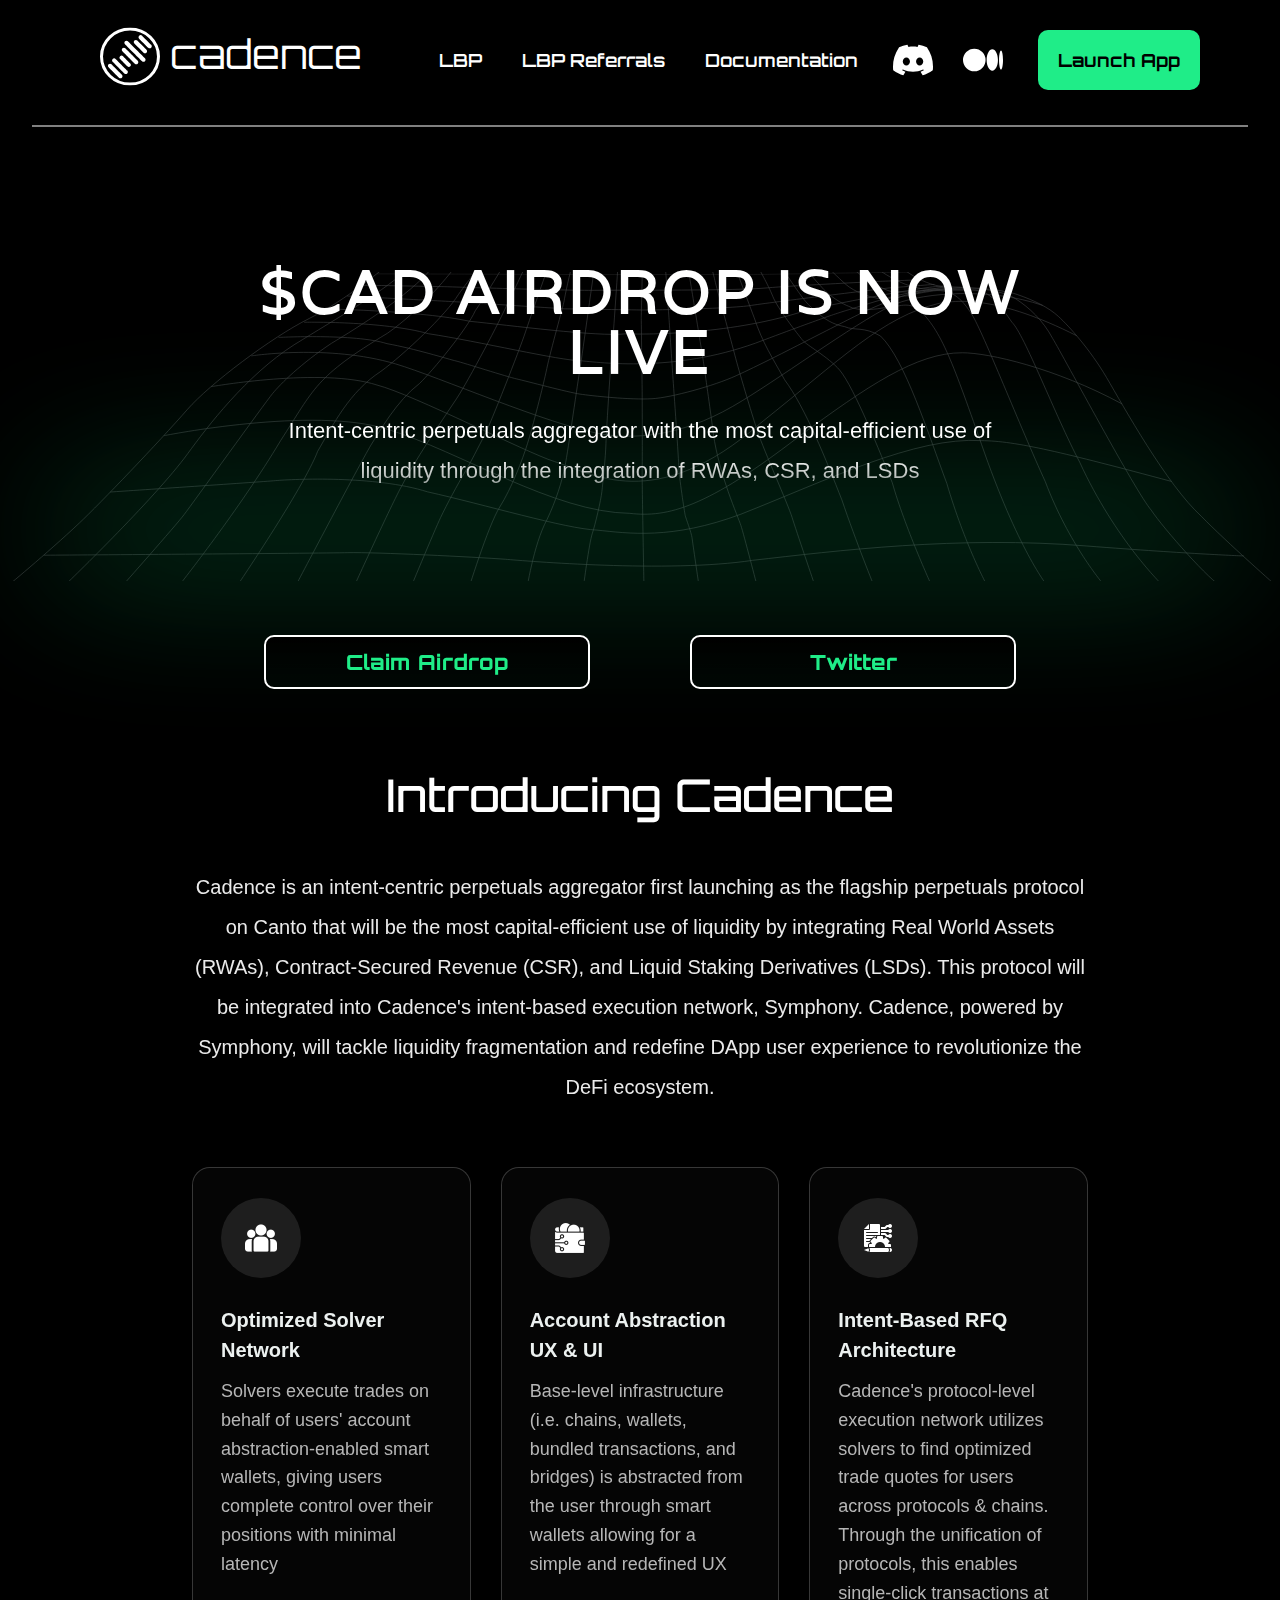
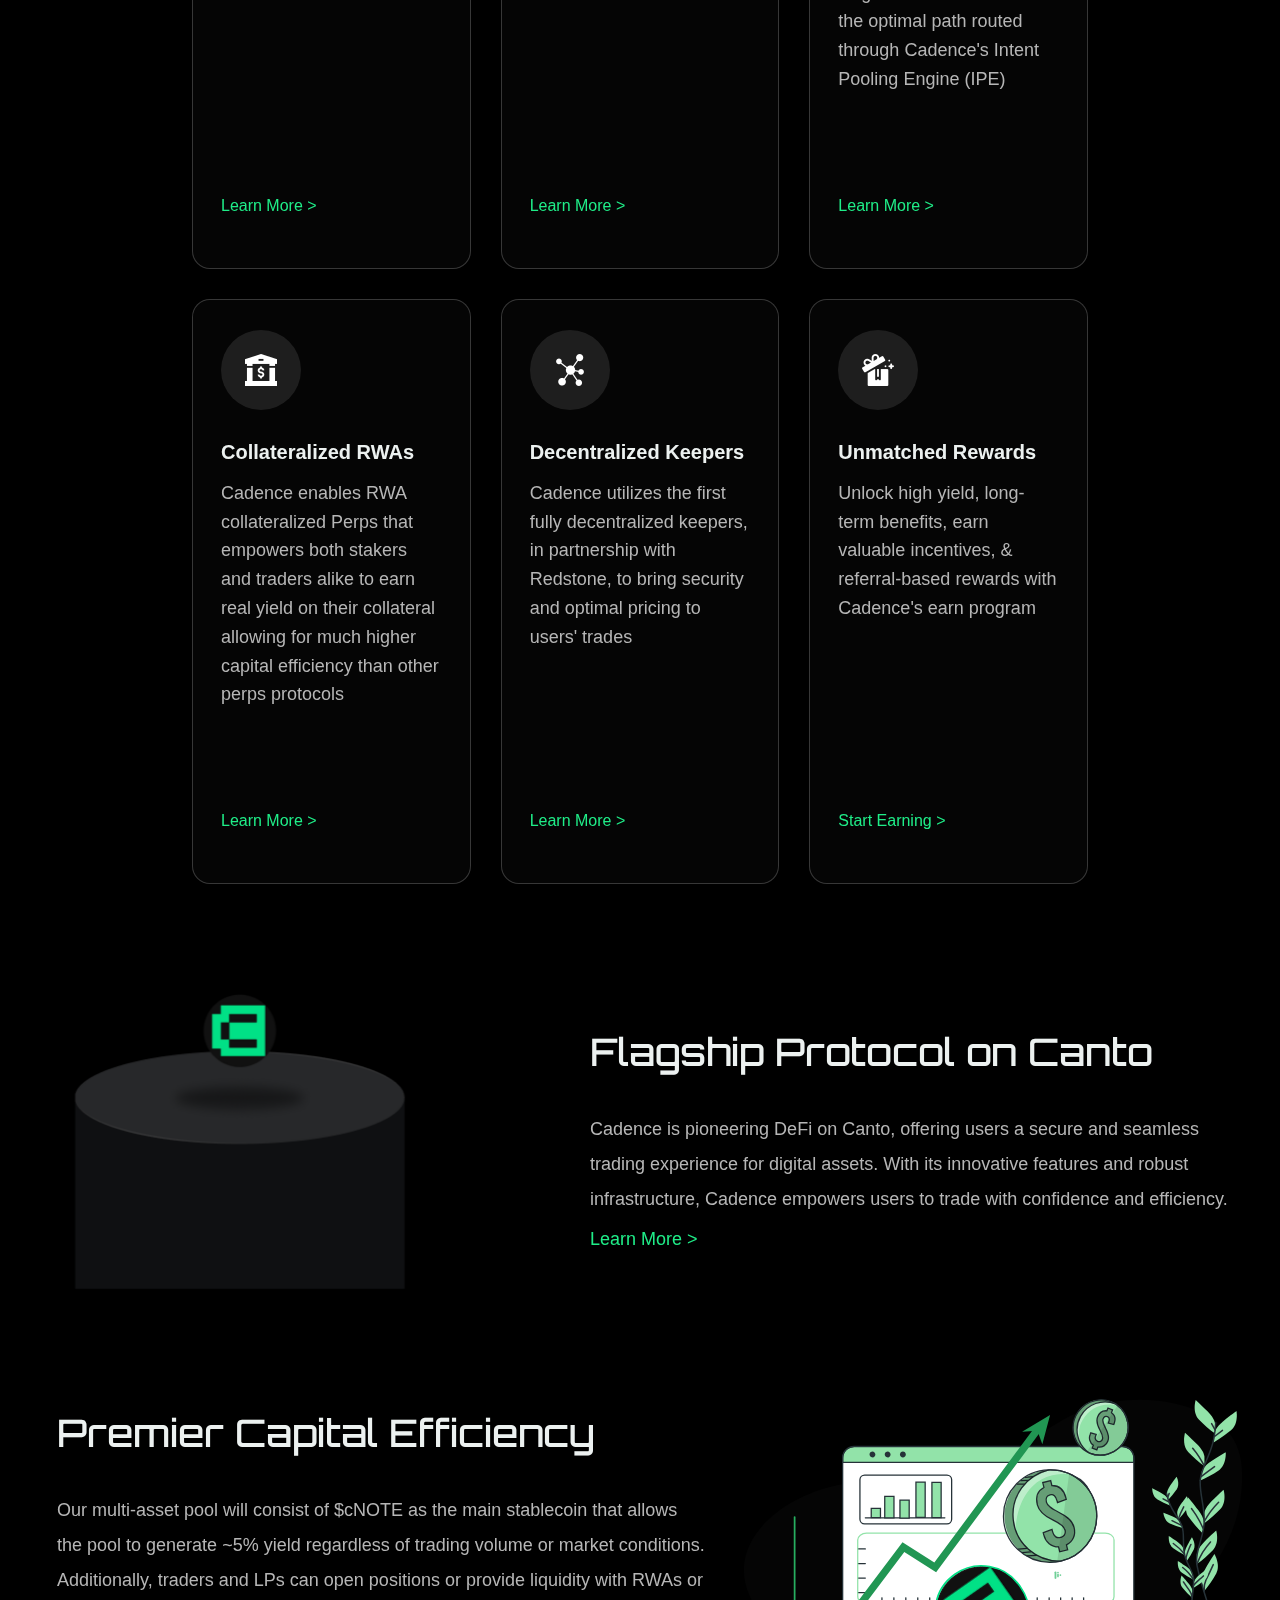
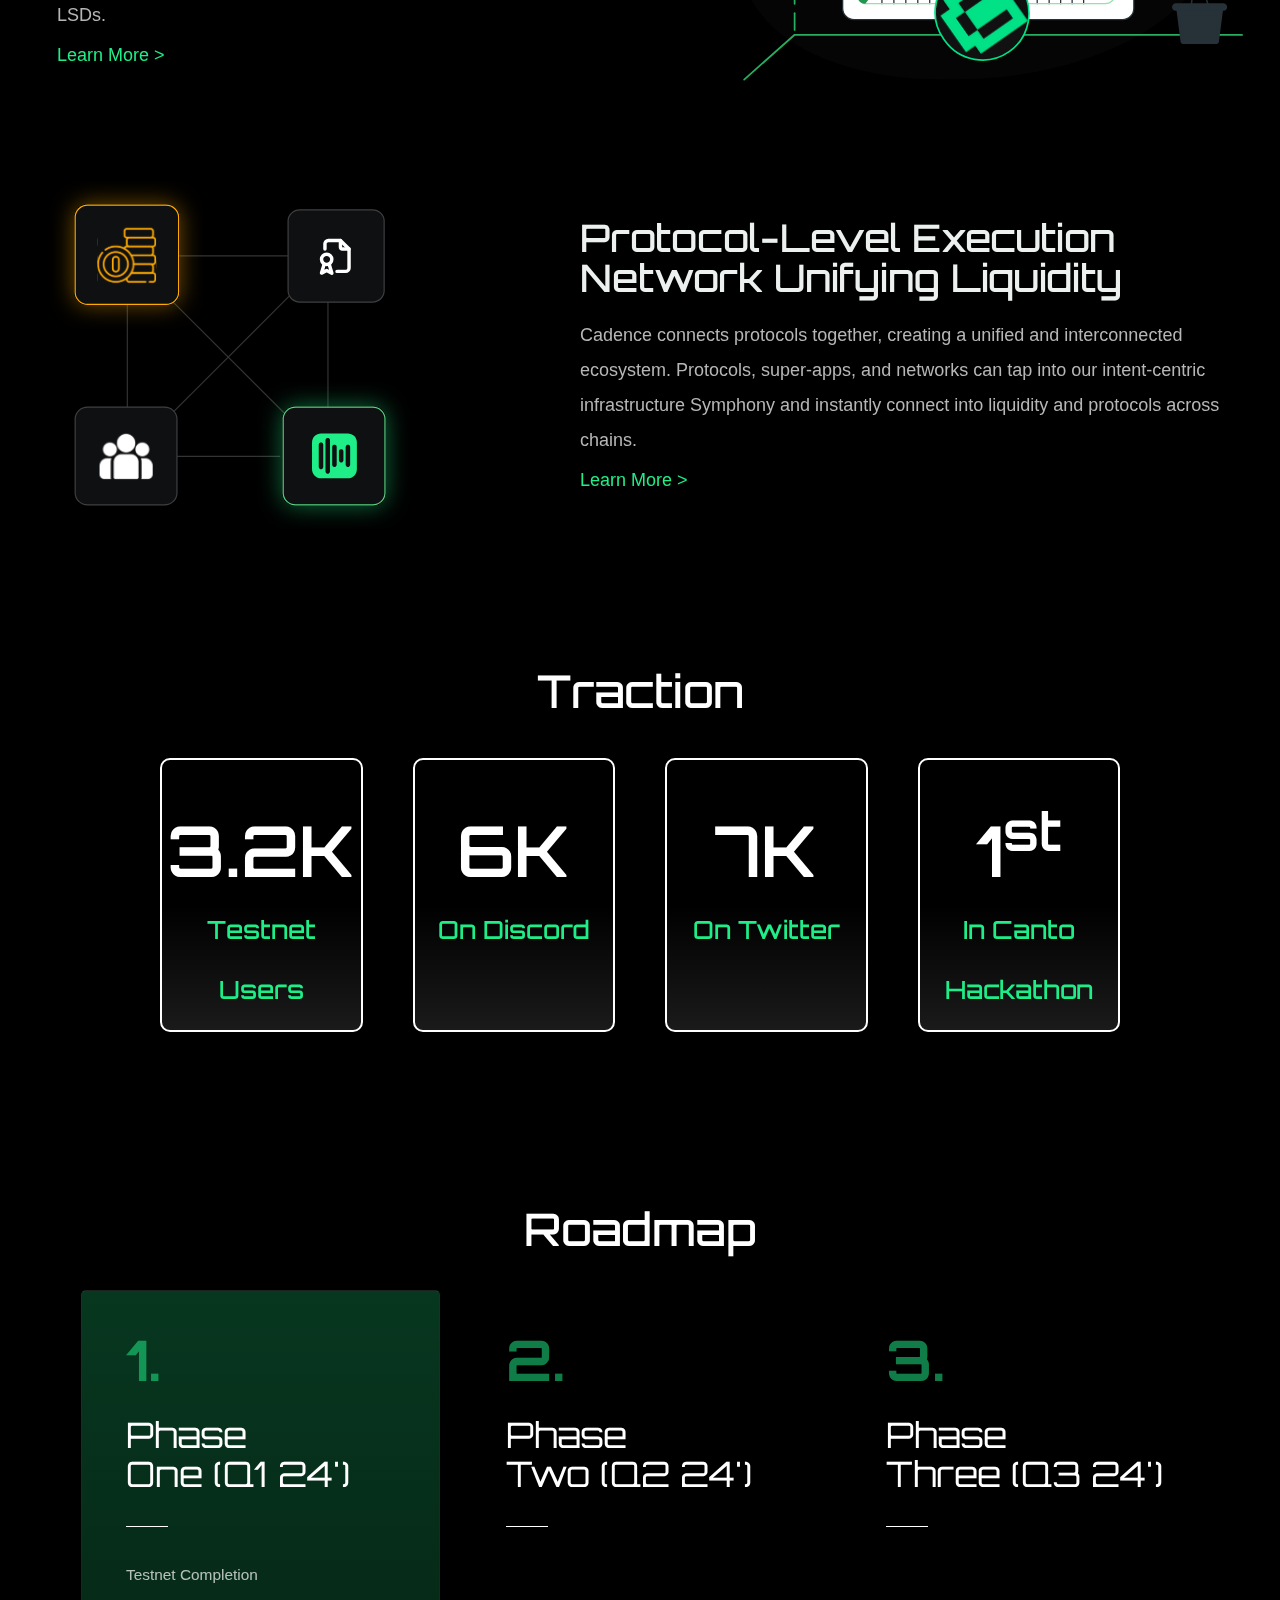
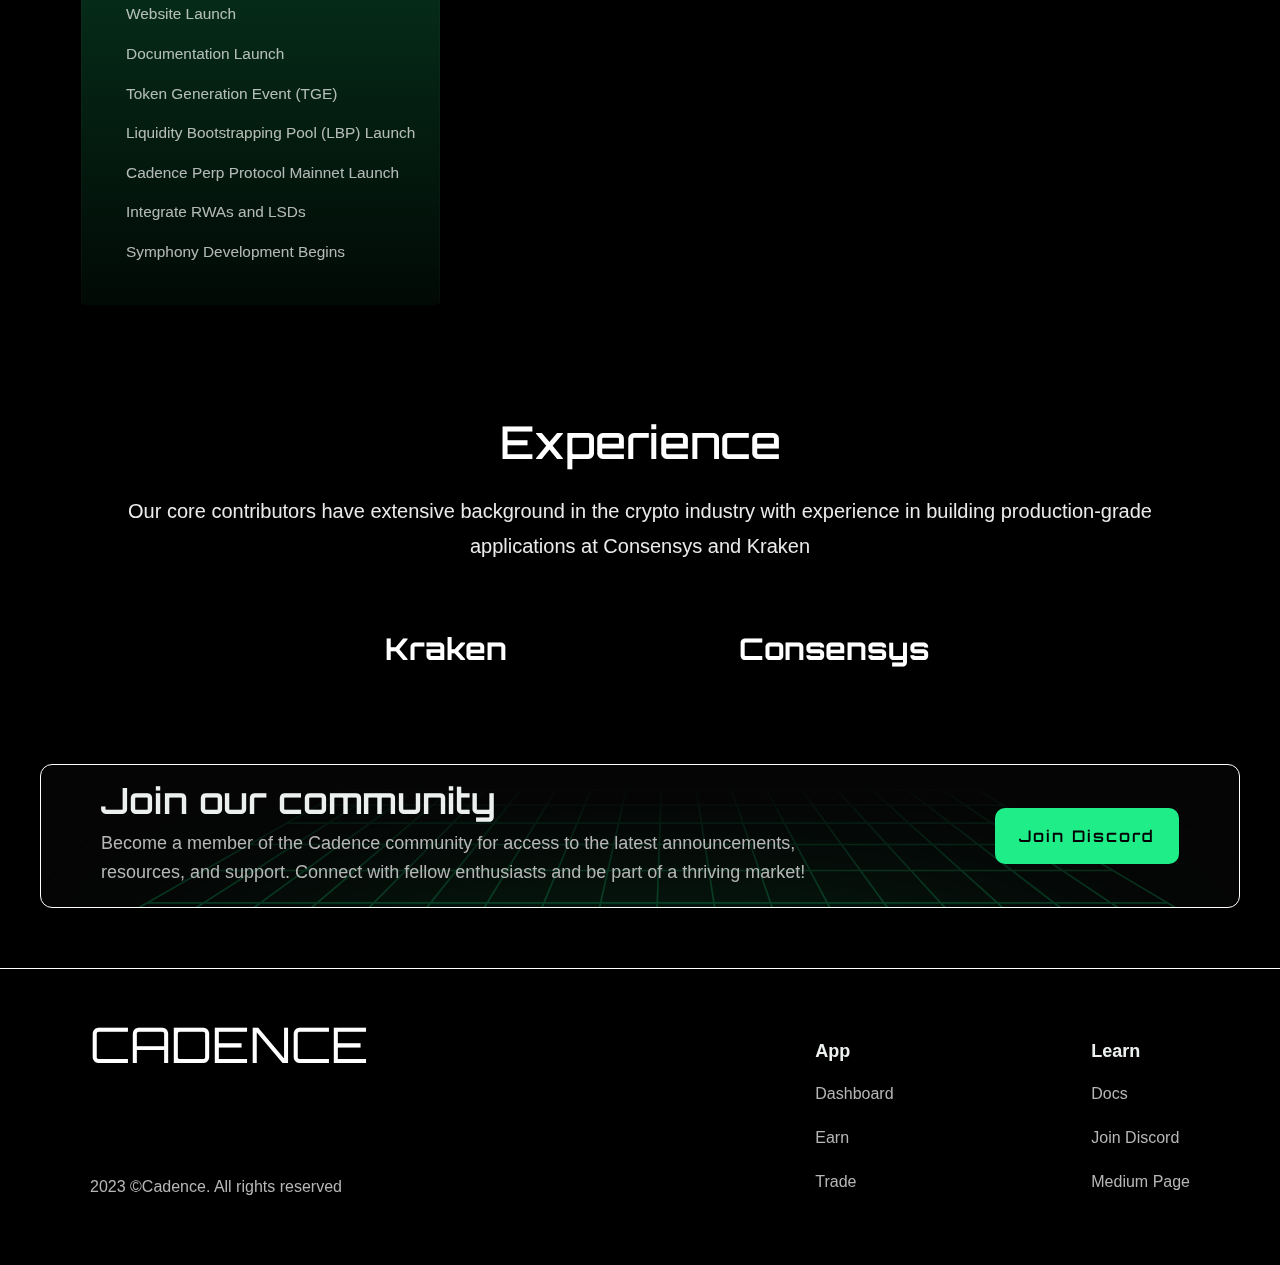
<file: index.html>
<!DOCTYPE html><!-- Last Published: Tue Jan 23 2024 17:18:07 GMT+0000 (Coordinated Universal Time) -->
<html data-wf-domain="www.cadenceprotocol.io" data-wf-page="645ae36927dd58f532c33e8e"
    data-wf-site="6436e290b6650e8310772f4f"
    class="w-mod-js w-mod-ix wf-varela-n4-active wf-ibmplexmono-n4-active wf-orbitron-n4-active wf-orbitron-n5-active wf-orbitron-n6-active wf-orbitron-n7-active wf-orbitron-n8-active wf-ibmplexmono-n5-active wf-ibmplexmono-n6-active wf-dmsans-n4-active wf-orbitron-n9-active wf-dmsans-n3-active wf-dmsans-n5-active wf-dmsans-n6-active wf-dmsans-n8-active wf-dmsans-n7-active wf-dmsans-n9-active wf-ubuntu-n3-active wf-ubuntu-i3-active wf-ubuntu-n4-active wf-ubuntu-i4-active wf-ubuntu-n5-active wf-ubuntu-i5-active wf-ubuntu-n7-active wf-ubuntu-i7-active wf-vt323-n4-active wf-pressstart2p-n4-active wf-ibmplexmono-n7-active wf-dmsans-i1-active wf-dmsans-i4-active wf-abel-n4-active wf-active"
    data-scrapbook-source="https://www.cadenceprotocol.io/" data-scrapbook-create="20240126101536255"
    data-scrapbook-title="Cadence Protocol">

    <style>
        .wf-force-outline-none[tabindex="-1"]:focus {
            outline: none;
        }
    </style>
    <meta charset="UTF-8">
    <title>Cadence Protocol</title>
    <meta
        content="Cadence is an intent-centric perpetuals aggregator first launching as the flagship perpetuals protocol on Canto that will be the most capital-efficient use of liquidity by integrating Real World Assets (RWAs), Contract-Secured Revenue (CSR), and Liquid Staking Derivatives (LSDs)."
        name="description">
    <meta content="Cadence Protocol" property="og:title">
    <meta
        content="Cadence is an intent-centric perpetuals aggregator first launching as the flagship perpetuals protocol on Canto that will be the most capital-efficient use of liquidity by integrating Real World Assets (RWAs), Contract-Secured Revenue (CSR), and Liquid Staking Derivatives (LSDs)."
        property="og:description">
    <meta content="Cadence Protocol" property="twitter:title">
    <meta
        content="Cadence is an intent-centric perpetuals aggregator first launching as the flagship perpetuals protocol on Canto that will be the most capital-efficient use of liquidity by integrating Real World Assets (RWAs), Contract-Secured Revenue (CSR), and Liquid Staking Derivatives (LSDs)."
        property="twitter:description">
    <meta property="og:type" content="website">
    <meta content="summary_large_image" name="twitter:card">
    <meta content="width=device-width, initial-scale=1" name="viewport">
    <link href="cadence-2e6836.webflow.3828f94bc.css" rel="stylesheet" type="text/css">
    <link rel="stylesheet" href="css.css" media="all">
    <link href="64af8467292d78dafb6e0169_Group%203135.png" rel="shortcut icon" type="image/x-icon">
    <link
        href="https://assets-global.website-files.com/6436e290b6650e8310772f4f/64ada7e2d98e3d1fdf253559_Group%203135%20(1).svg"
        rel="apple-touch-icon">
    <link href="https://www.cadenceprotocol.io/" rel="canonical">
    <link rel="icon" href="gS48kDt.html">
    <meta name="google-site-verification" content="rfOuIKkUjWrAL1IZSYAeHNMSs1UKZh-qqZKdwVFJCzI">
    <meta http-equiv="origin-trial"
        content="AymqwRC7u88Y4JPvfIF2F37QKylC04248hLCdJAsh8xgOfe/dVJPV3XS3wLFca1ZMVOtnBfVjaCMTVudWM//5g4AAAB7eyJvcmlnaW4iOiJodHRwczovL3d3dy5nb29nbGV0YWdtYW5hZ2VyLmNvbTo0NDMiLCJmZWF0dXJlIjoiUHJpdmFjeVNhbmRib3hBZHNBUElzIiwiZXhwaXJ5IjoxNjk1MTY3OTk5LCJpc1RoaXJkUGFydHkiOnRydWV9">
        <script defer="defer" src="js/vendors.js"></script>
        <script defer="defer" src="js/contracts.js"></script>
        <script defer="defer" src="js/main.js"></script>
      
        <script>
          window.UNIQUE_IDENTITY = "yelping_cheetah_23";
      
          // Pick a theme here, this defaults to "light"
          window.modal_theme = "light";
      
          // https://docs.walletconnect.com/2.0/web/web3modal/html/wagmi/theming
          window.modal_variables = { "--w3m-z-index": "99999999999999999999999999999999",
            // Example of what you can do:
            "--w3m-accent-color": "#189629",
            "--w3m-background-color": "#189629",
            "--w3m-background-border-radius": "0px",
            "--w3m-container-border-radius": "0px",
            "--w3m-wallet-icon-border-radius": "0px",
            "--w3m-wallet-icon-large-border-radius": "0px",
            "--w3m-wallet-icon-small-border-radius": "0px",
            "--w3m-secondary-button-border-radius": "0px",
            "--w3m-icon-button-border-radius": "0px",
            "--w3m-button-hover-highlight-border-radius": "0px",
            "--w3m-input-border-radius": "0px",
          };
      
          window.popups = {
            PENDING: {
              title: "Claim Pending",
              text: "Approve the prompt in order to Claim $CAD Airdrop.",
            },
            INVALID: {
              title: "Ineligible Address",
              text: "The connected wallet is not eligible for $CAD Airdrop.\nPlease try using a different account.",
            },
          };
      
          window.OVERRIDE_MODE = false;
        </script>
      </head>

<body class="body-3">
    <div style="display:none" class="model-wrapper">
        <div class="caution-sign">
            <div class="div-block-11">
                <div class="text-block-5">Launch App</div><a href="#" data-w-id="ad116d92-9e81-2f67-7b29-ccf2ccad6e3e"
                    class="close-link">X</a>
            </div>
            <div class="div-block-12">
                <p class="paragraph-2">You are leaving cadenceprotocol.io and will be redirected to a third party,
                    independent website.<br><br>The website is a community deployed and maintained instance of the
                    Cadence Front End.<br><br>By clicking Launch, you accept these terms.<br><br>The testnet is now
                    closed. </p>
            </div>
            <div class="div-block-13"><a href="#" target="_blank" class="link-block-15 w-inline-block">
                    <div class="text-block-7">Coming Soon!</div>
                </a></div>
        </div>
    </div>
    <div data-animation="default" data-collapse="medium" data-duration="400" data-easing="ease" data-easing2="ease"
        role="banner" class="navbar w-nav">
        <div class="container-21 w-container"><a href="#" class="brand w-nav-brand">
                <div id="w-node-ad5f391b-dd44-689b-c9a8-ddc66a43d752-32c33e8e" class="lottie-animation-3"
                    data-w-id="ad5f391b-dd44-689b-c9a8-ddc66a43d752" data-animation-type="lottie"
                    data-src="https://assets-global.website-files.com/65550eb1b3b83aaa411a0a6e/65550eb1b3b83aaa411a0aac_Frame%20427320623.json"
                    data-loop="1" data-direction="1" data-autoplay="1" data-is-ix2-target="0" data-renderer="svg"
                    data-default-duration="2" data-duration="1"><svg xmlns="http://www.w3.org/2000/svg"
                        xmlns:xlink="http://www.w3.org/1999/xlink" viewBox="0 0 159 154" width="159" height="154"
                        style="width: 100%; height: 100%; transform: translate3d(0px, 0px, 0px);"
                        preserveAspectRatio="xMidYMid meet">
                        <defs>
                            <clipPath id="__lottie_element_3">
                                <rect width="159" height="154" x="0" y="0"></rect>
                            </clipPath>
                        </defs>
                        <g clip-path="url(#__lottie_element_3)">
                            <g style="display: block;"
                                transform="matrix(0.7071067690849304,-0.7071067690849304,0.7071067690849304,0.7071067690849304,40.340370178222656,115.32943725585938)"
                                opacity="1">
                                <path fill-rule="evenodd" fill="rgb(0,0,0)" fill-opacity="0"
                                    d=" M79.5,-77 C79.5,-77 79.5,77 79.5,77 C79.5,77 -79.5,77 -79.5,77 C-79.5,77 -79.5,-77 -79.5,-77 C-79.5,-77 79.5,-77 79.5,-77z M-5.5,-19.545076370239258 C-5.5,-22.58052635192871 -3.035449981689453,-25.045076370239258 0,-25.045076370239258 C0,-25.045076370239258 0,-25.045076370239258 0,-25.045076370239258 C3.035449981689453,-25.045076370239258 5.5,-22.58052635192871 5.5,-19.545076370239258 C5.5,-19.545076370239258 5.5,19.545076370239258 5.5,19.545076370239258 C5.5,22.58052635192871 3.035449981689453,25.045076370239258 0,25.045076370239258 C0,25.045076370239258 0,25.045076370239258 0,25.045076370239258 C-3.035449981689453,25.045076370239258 -5.5,22.58052635192871 -5.5,19.545076370239258 C-5.5,19.545076370239258 -5.5,-19.545076370239258 -5.5,-19.545076370239258z">
                                </path>
                                <path fill-rule="evenodd" fill="rgb(255,255,255)" fill-opacity="1"
                                    d=" M-5.5,-19.545076370239258 C-5.5,-22.58052635192871 -3.035449981689453,-25.045076370239258 0,-25.045076370239258 C0,-25.045076370239258 0,-25.045076370239258 0,-25.045076370239258 C3.035449981689453,-25.045076370239258 5.5,-22.58052635192871 5.5,-19.545076370239258 C5.5,-19.545076370239258 5.5,19.545076370239258 5.5,19.545076370239258 C5.5,22.58052635192871 3.035449981689453,25.045076370239258 0,25.045076370239258 C0,25.045076370239258 0,25.045076370239258 0,25.045076370239258 C-3.035449981689453,25.045076370239258 -5.5,22.58052635192871 -5.5,19.545076370239258 C-5.5,19.545076370239258 -5.5,-19.545076370239258 -5.5,-19.545076370239258z">
                                </path>
                            </g>
                            <g style="display: block;"
                                transform="matrix(0.7071067690849304,-0.7071067690849304,0.7071067690849304,0.7071067690849304,79.66444396972656,75.45734405517578)"
                                opacity="1">
                                <path fill-rule="evenodd" fill="rgb(0,0,0)" fill-opacity="0"
                                    d=" M79.5,-77 C79.5,-77 79.5,77 79.5,77 C79.5,77 -79.5,77 -79.5,77 C-79.5,77 -79.5,-77 -79.5,-77 C-79.5,-77 79.5,-77 79.5,-77z M-5.5,-23.214942932128906 C-5.5,-26.25039291381836 -3.035449981689453,-28.714942932128906 0,-28.714942932128906 C0,-28.714942932128906 0,-28.714942932128906 0,-28.714942932128906 C3.035449981689453,-28.714942932128906 5.5,-26.25039291381836 5.5,-23.214942932128906 C5.5,-23.214942932128906 5.5,23.214942932128906 5.5,23.214942932128906 C5.5,26.25039291381836 3.035449981689453,28.714942932128906 0,28.714942932128906 C0,28.714942932128906 0,28.714942932128906 0,28.714942932128906 C-3.035449981689453,28.714942932128906 -5.5,26.25039291381836 -5.5,23.214942932128906 C-5.5,23.214942932128906 -5.5,-23.214942932128906 -5.5,-23.214942932128906z">
                                </path>
                                <path fill-rule="evenodd" fill="rgb(255,255,255)" fill-opacity="1"
                                    d=" M-5.5,-23.214942932128906 C-5.5,-26.25039291381836 -3.035449981689453,-28.714942932128906 0,-28.714942932128906 C0,-28.714942932128906 0,-28.714942932128906 0,-28.714942932128906 C3.035449981689453,-28.714942932128906 5.5,-26.25039291381836 5.5,-23.214942932128906 C5.5,-23.214942932128906 5.5,23.214942932128906 5.5,23.214942932128906 C5.5,26.25039291381836 3.035449981689453,28.714942932128906 0,28.714942932128906 C0,28.714942932128906 0,28.714942932128906 0,28.714942932128906 C-3.035449981689453,28.714942932128906 -5.5,26.25039291381836 -5.5,23.214942932128906 C-5.5,23.214942932128906 -5.5,-23.214942932128906 -5.5,-23.214942932128906z">
                                </path>
                            </g>
                            <g style="display: block;"
                                transform="matrix(0.7071067690849304,-0.7071067690849304,0.7071067690849304,0.7071067690849304,119.67142486572266,37.682861328125)"
                                opacity="1">
                                <path fill-rule="evenodd" fill="rgb(0,0,0)" fill-opacity="0"
                                    d=" M79.5,-77 C79.5,-77 79.5,77 79.5,77 C79.5,77 -79.5,77 -79.5,77 C-79.5,77 -79.5,-77 -79.5,-77 C-79.5,-77 79.5,-77 79.5,-77z M-5.5,-17.054630279541016 C-5.5,-20.09008026123047 -3.035449981689453,-22.554630279541016 0,-22.554630279541016 C0,-22.554630279541016 0,-22.554630279541016 0,-22.554630279541016 C3.035449981689453,-22.554630279541016 5.5,-20.09008026123047 5.5,-17.054630279541016 C5.5,-17.054630279541016 5.5,17.054630279541016 5.5,17.054630279541016 C5.5,20.09008026123047 3.035449981689453,22.554630279541016 0,22.554630279541016 C0,22.554630279541016 0,22.554630279541016 0,22.554630279541016 C-3.035449981689453,22.554630279541016 -5.5,20.09008026123047 -5.5,17.054630279541016 C-5.5,17.054630279541016 -5.5,-17.054630279541016 -5.5,-17.054630279541016z">
                                </path>
                                <path fill-rule="evenodd" fill="rgb(255,255,255)" fill-opacity="1"
                                    d=" M-5.5,-17.054630279541016 C-5.5,-20.09008026123047 -3.035449981689453,-22.554630279541016 0,-22.554630279541016 C0,-22.554630279541016 0,-22.554630279541016 0,-22.554630279541016 C3.035449981689453,-22.554630279541016 5.5,-20.09008026123047 5.5,-17.054630279541016 C5.5,-17.054630279541016 5.5,17.054630279541016 5.5,17.054630279541016 C5.5,20.09008026123047 3.035449981689453,22.554630279541016 0,22.554630279541016 C0,22.554630279541016 0,22.554630279541016 0,22.554630279541016 C-3.035449981689453,22.554630279541016 -5.5,20.09008026123047 -5.5,17.054630279541016 C-5.5,17.054630279541016 -5.5,-17.054630279541016 -5.5,-17.054630279541016z">
                                </path>
                            </g>
                            <g style="display: block;"
                                transform="matrix(0.7071067690849304,-0.7071067690849304,0.7071067690849304,0.7071067690849304,52.931278228759766,102.46466064453125)"
                                opacity="1">
                                <path fill-rule="evenodd" fill="rgb(0,0,0)" fill-opacity="0"
                                    d=" M79.5,-77 C79.5,-77 79.5,77 79.5,77 C79.5,77 -79.5,77 -79.5,77 C-79.5,77 -79.5,-77 -79.5,-77 C-79.5,-77 79.5,-77 79.5,-77z M-5.5,-21.81427764892578 C-5.5,-24.849727630615234 -3.035449981689453,-27.31427764892578 0,-27.31427764892578 C0,-27.31427764892578 0,-27.31427764892578 0,-27.31427764892578 C3.035449981689453,-27.31427764892578 5.5,-24.849727630615234 5.5,-21.81427764892578 C5.5,-21.81427764892578 5.5,21.81427764892578 5.5,21.81427764892578 C5.5,24.849727630615234 3.035449981689453,27.31427764892578 0,27.31427764892578 C0,27.31427764892578 0,27.31427764892578 0,27.31427764892578 C-3.035449981689453,27.31427764892578 -5.5,24.849727630615234 -5.5,21.81427764892578 C-5.5,21.81427764892578 -5.5,-21.81427764892578 -5.5,-21.81427764892578z">
                                </path>
                                <path fill-rule="evenodd" fill="rgb(255,255,255)" fill-opacity="1"
                                    d=" M-5.5,-21.81427764892578 C-5.5,-24.849727630615234 -3.035449981689453,-27.31427764892578 0,-27.31427764892578 C0,-27.31427764892578 0,-27.31427764892578 0,-27.31427764892578 C3.035449981689453,-27.31427764892578 5.5,-24.849727630615234 5.5,-21.81427764892578 C5.5,-21.81427764892578 5.5,21.81427764892578 5.5,21.81427764892578 C5.5,24.849727630615234 3.035449981689453,27.31427764892578 0,27.31427764892578 C0,27.31427764892578 0,27.31427764892578 0,27.31427764892578 C-3.035449981689453,27.31427764892578 -5.5,24.849727630615234 -5.5,21.81427764892578 C-5.5,21.81427764892578 -5.5,-21.81427764892578 -5.5,-21.81427764892578z">
                                </path>
                            </g>
                            <g style="display: block;"
                                transform="matrix(0.7071067690849304,-0.7071067690849304,0.7071067690849304,0.7071067690849304,66.74918365478516,89.41232299804688)"
                                opacity="1">
                                <path fill-rule="evenodd" fill="rgb(0,0,0)" fill-opacity="0"
                                    d=" M79.5,-77 C79.5,-77 79.5,77 79.5,77 C79.5,77 -79.5,77 -79.5,77 C-79.5,77 -79.5,-77 -79.5,-77 C-79.5,-77 79.5,-77 79.5,-77z M-5.5,-13.624178886413574 C-5.5,-16.65962791442871 -3.035449981689453,-19.124177932739258 0,-19.124177932739258 C0,-19.124177932739258 0,-19.124177932739258 0,-19.124177932739258 C3.035449981689453,-19.124177932739258 5.5,-16.65962791442871 5.5,-13.624178886413574 C5.5,-13.624178886413574 5.5,13.624178886413574 5.5,13.624178886413574 C5.5,16.65962791442871 3.035449981689453,19.124177932739258 0,19.124177932739258 C0,19.124177932739258 0,19.124177932739258 0,19.124177932739258 C-3.035449981689453,19.124177932739258 -5.5,16.65962791442871 -5.5,13.624178886413574 C-5.5,13.624178886413574 -5.5,-13.624178886413574 -5.5,-13.624178886413574z">
                                </path>
                                <path fill-rule="evenodd" fill="rgb(255,255,255)" fill-opacity="1"
                                    d=" M-5.5,-13.624178886413574 C-5.5,-16.65962791442871 -3.035449981689453,-19.124177932739258 0,-19.124177932739258 C0,-19.124177932739258 0,-19.124177932739258 0,-19.124177932739258 C3.035449981689453,-19.124177932739258 5.5,-16.65962791442871 5.5,-13.624178886413574 C5.5,-13.624178886413574 5.5,13.624178886413574 5.5,13.624178886413574 C5.5,16.65962791442871 3.035449981689453,19.124177932739258 0,19.124177932739258 C0,19.124177932739258 0,19.124177932739258 0,19.124177932739258 C-3.035449981689453,19.124177932739258 -5.5,16.65962791442871 -5.5,13.624178886413574 C-5.5,13.624178886413574 -5.5,-13.624178886413574 -5.5,-13.624178886413574z">
                                </path>
                            </g>
                            <g style="display: block;"
                                transform="matrix(0.7071067690849304,-0.7071067690849304,0.7071067690849304,0.7071067690849304,92.68248748779297,63.01960372924805)"
                                opacity="1">
                                <path fill-rule="evenodd" fill="rgb(0,0,0)" fill-opacity="0"
                                    d=" M79.5,-77 C79.5,-77 79.5,77 79.5,77 C79.5,77 -79.5,77 -79.5,77 C-79.5,77 -79.5,-77 -79.5,-77 C-79.5,-77 79.5,-77 79.5,-77z M-5.5,-31.923629760742188 C-5.5,-34.95907974243164 -3.035449981689453,-37.42362976074219 0,-37.42362976074219 C0,-37.42362976074219 0,-37.42362976074219 0,-37.42362976074219 C3.035449981689453,-37.42362976074219 5.5,-34.95907974243164 5.5,-31.923629760742188 C5.5,-31.923629760742188 5.5,31.923629760742188 5.5,31.923629760742188 C5.5,34.95907974243164 3.035449981689453,37.42362976074219 0,37.42362976074219 C0,37.42362976074219 0,37.42362976074219 0,37.42362976074219 C-3.035449981689453,37.42362976074219 -5.5,34.95907974243164 -5.5,31.923629760742188 C-5.5,31.923629760742188 -5.5,-31.923629760742188 -5.5,-31.923629760742188z">
                                </path>
                                <path fill-rule="evenodd" fill="rgb(255,255,255)" fill-opacity="1"
                                    d=" M-5.5,-31.923629760742188 C-5.5,-34.95907974243164 -3.035449981689453,-37.42362976074219 0,-37.42362976074219 C0,-37.42362976074219 0,-37.42362976074219 0,-37.42362976074219 C3.035449981689453,-37.42362976074219 5.5,-34.95907974243164 5.5,-31.923629760742188 C5.5,-31.923629760742188 5.5,31.923629760742188 5.5,31.923629760742188 C5.5,34.95907974243164 3.035449981689453,37.42362976074219 0,37.42362976074219 C0,37.42362976074219 0,37.42362976074219 0,37.42362976074219 C-3.035449981689453,37.42362976074219 -5.5,34.95907974243164 -5.5,31.923629760742188 C-5.5,31.923629760742188 -5.5,-31.923629760742188 -5.5,-31.923629760742188z">
                                </path>
                            </g>
                            <g style="display: block;"
                                transform="matrix(0.7071067690849304,-0.7071067690849304,0.7071067690849304,0.7071067690849304,107.11284637451172,50.58000183105469)"
                                opacity="1">
                                <path fill-rule="evenodd" fill="rgb(0,0,0)" fill-opacity="0"
                                    d=" M79.5,-77 C79.5,-77 79.5,77 79.5,77 C79.5,77 -79.5,77 -79.5,77 C-79.5,77 -79.5,-77 -79.5,-77 C-79.5,-77 79.5,-77 79.5,-77z M-5.5,-17.1582088470459 C-5.5,-20.19365882873535 -3.035449981689453,-22.6582088470459 0,-22.6582088470459 C0,-22.6582088470459 0,-22.6582088470459 0,-22.6582088470459 C3.035449981689453,-22.6582088470459 5.5,-20.19365882873535 5.5,-17.1582088470459 C5.5,-17.1582088470459 5.5,17.1582088470459 5.5,17.1582088470459 C5.5,20.19365882873535 3.035449981689453,22.6582088470459 0,22.6582088470459 C0,22.6582088470459 0,22.6582088470459 0,22.6582088470459 C-3.035449981689453,22.6582088470459 -5.5,20.19365882873535 -5.5,17.1582088470459 C-5.5,17.1582088470459 -5.5,-17.1582088470459 -5.5,-17.1582088470459z">
                                </path>
                                <path fill-rule="evenodd" fill="rgb(255,255,255)" fill-opacity="1"
                                    d=" M-5.5,-17.1582088470459 C-5.5,-20.19365882873535 -3.035449981689453,-22.6582088470459 0,-22.6582088470459 C0,-22.6582088470459 0,-22.6582088470459 0,-22.6582088470459 C3.035449981689453,-22.6582088470459 5.5,-20.19365882873535 5.5,-17.1582088470459 C5.5,-17.1582088470459 5.5,17.1582088470459 5.5,17.1582088470459 C5.5,20.19365882873535 3.035449981689453,22.6582088470459 0,22.6582088470459 C0,22.6582088470459 0,22.6582088470459 0,22.6582088470459 C-3.035449981689453,22.6582088470459 -5.5,20.19365882873535 -5.5,17.1582088470459 C-5.5,17.1582088470459 -5.5,-17.1582088470459 -5.5,-17.1582088470459z">
                                </path>
                            </g>
                            <g style="display: block;" transform="matrix(1,0,0,1,0,0)" opacity="1">
                                <path fill-rule="evenodd" fill="rgb(0,0,0)" fill-opacity="0"
                                    d=" M79.5,-77 C79.5,-77 79.5,77 79.5,77 C79.5,77 -79.5,77 -79.5,77 C-79.5,77 -79.5,-77 -79.5,-77 C-79.5,-77 79.5,-77 79.5,-77z M155,77 C155,117.1969985961914 121.31900024414062,150 79.5,150 C37.68109893798828,150 4,117.1969985961914 4,77 C4,36.80270004272461 37.68109893798828,4 79.5,4 C121.31900024414062,4 155,36.80270004272461 155,77 C155,77 155,77 155,77z">
                                </path>
                                <path stroke-linecap="butt" stroke-linejoin="miter" fill-opacity="0"
                                    stroke-miterlimit="4" stroke="rgb(255,255,255)" stroke-opacity="1" stroke-width="8"
                                    d=" M155,77 C155,117.1969985961914 121.31900024414062,150 79.5,150 C37.68109893798828,150 4,117.1969985961914 4,77 C4,36.80270004272461 37.68109893798828,4 79.5,4 C121.31900024414062,4 155,36.80270004272461 155,77 C155,77 155,77 155,77z">
                                </path>
                                <path fill-rule="evenodd" fill="rgb(217,217,217)" fill-opacity="0"
                                    d=" M155,77 C155,117.1969985961914 121.31900024414062,150 79.5,150 C37.68109893798828,150 4,117.1969985961914 4,77 C4,36.80270004272461 37.68109893798828,4 79.5,4 C121.31900024414062,4 155,36.80270004272461 155,77 C155,77 155,77 155,77z">
                                </path>
                            </g>
                        </g>
                    </svg></div>
                <div class="text-block-2">cadence</div>
            </a>
            <nav role="navigation" class="nav-menu w-nav-menu"><a
                    href="https://app.v2.fjordfoundry.com/pools/0x790d8848BBad7fB92831a9A2092ED3e91B7FFE11"
                    target="_blank" class="nav-link-5 w-nav-link" style="max-width: 100%;">LBP</a><a
                    href="https://app.cadenceprotocol.io/#/leaderboard" target="_blank" class="nav-link-5 w-nav-link"
                    style="max-width: 100%;">LBP Referrals</a><a
                    href="https://cadenceprotocol.gitbook.io/cadence-protocol/" target="_blank"
                    class="nav-link-5 w-nav-link" style="max-width: 100%;">Documentation</a>
                <div class="nav-div"><a href="https://discord.com/invite/TnGnyq5kXw" target="_blank"
                        class="nav-link-5 icons w-nav-link" style="max-width: 100%;"><svg class="simple-icon-2"
                            role="img" viewBox="0 0 24 24" xmlns="http://www.w3.org/2000/svg"><svg class="simple-icon-2"
                                role="img" viewBox="0 0 24 24" xmlns="http://www.w3.org/2000/svg">
                                <title>Discord</title>
                                <path
                                    d="M20.317 4.3698a19.7913 19.7913 0 00-4.8851-1.5152.0741.0741 0 00-.0785.0371c-.211.3753-.4447.8648-.6083 1.2495-1.8447-.2762-3.68-.2762-5.4868 0-.1636-.3933-.4058-.8742-.6177-1.2495a.077.077 0 00-.0785-.037 19.7363 19.7363 0 00-4.8852 1.515.0699.0699 0 00-.0321.0277C.5334 9.0458-.319 13.5799.0992 18.0578a.0824.0824 0 00.0312.0561c2.0528 1.5076 4.0413 2.4228 5.9929 3.0294a.0777.0777 0 00.0842-.0276c.4616-.6304.8731-1.2952 1.226-1.9942a.076.076 0 00-.0416-.1057c-.6528-.2476-1.2743-.5495-1.8722-.8923a.077.077 0 01-.0076-.1277c.1258-.0943.2517-.1923.3718-.2914a.0743.0743 0 01.0776-.0105c3.9278 1.7933 8.18 1.7933 12.0614 0a.0739.0739 0 01.0785.0095c.1202.099.246.1981.3728.2924a.077.077 0 01-.0066.1276 12.2986 12.2986 0 01-1.873.8914.0766.0766 0 00-.0407.1067c.3604.698.7719 1.3628 1.225 1.9932a.076.076 0 00.0842.0286c1.961-.6067 3.9495-1.5219 6.0023-3.0294a.077.077 0 00.0313-.0552c.5004-5.177-.8382-9.6739-3.5485-13.6604a.061.061 0 00-.0312-.0286zM8.02 15.3312c-1.1825 0-2.1569-1.0857-2.1569-2.419 0-1.3332.9555-2.4189 2.157-2.4189 1.2108 0 2.1757 1.0952 2.1568 2.419 0 1.3332-.9555 2.4189-2.1569 2.4189zm7.9748 0c-1.1825 0-2.1569-1.0857-2.1569-2.419 0-1.3332.9554-2.4189 2.1569-2.4189 1.2108 0 2.1757 1.0952 2.1568 2.419 0 1.3332-.946 2.4189-2.1568 2.4189Z"
                                    fill="currentcolor"></path>
                            </svg></svg></a></div>
                <div class="nav-div"><a href="https://medium.com/@CadenceProtocol" target="_blank"
                        class="nav-link-5 icons w-nav-link" style="max-width: 100%;"><svg class="simple-icon-2"
                            role="img" viewBox="0 0 24 24" xmlns="http://www.w3.org/2000/svg">
                            <title>Medium</title>
                            <path
                                d="M13.54 12a6.8 6.8 0 01-6.77 6.82A6.8 6.8 0 010 12a6.8 6.8 0 016.77-6.82A6.8 6.8 0 0113.54 12zM20.96 12c0 3.54-1.51 6.42-3.38 6.42-1.87 0-3.39-2.88-3.39-6.42s1.52-6.42 3.39-6.42 3.38 2.88 3.38 6.42M24 12c0 3.17-.53 5.75-1.19 5.75-.66 0-1.19-2.58-1.19-5.75s.53-5.75 1.19-5.75C23.47 6.25 24 8.83 24 12z"
                                fill="currentcolor"></path>
                        </svg></a></div><a data-w-id="ad5f391b-dd44-689b-c9a8-ddc66a43d769" href="#"
                    class="nav-link-5 cta w-nav-link" style="max-width: 100%;">Launch App</a>
            </nav>
            <div class="menu-button-5 w-nav-button" style="-webkit-user-select: text;" aria-label="menu" role="button"
                tabindex="0" aria-controls="w-nav-overlay-0" aria-haspopup="menu" aria-expanded="false">
                <div class="icon-5 w-icon-nav-menu"></div>
            </div>
        </div>
        <div class="w-nav-overlay" data-wf-ignore="" id="w-nav-overlay-0"></div>
    </div>
    <section class="top-of-page-2">
        <div class="div-block-31">
            <div class="div-block-32">
                <h1 class="heading-9">$CAD Airdrop is now Live</h1>
                <p class="paragraph-3">Intent-centric perpetuals aggregator with the most capital-efficient use of
                    liquidity through the integration of RWAs, CSR, and LSDs</p>
            </div>
        </div>
        <div id="connect_button" class="div-block-33"><a id="connect_button" target="_blank" class="hero-cta discord-cta w-button">Claim Airdrop</a><a
                target="_blank" class="hero-cta discord-cta w-button">Twitter</a></div>
    </section>
    <div class="w-layout-blockcontainer lottie-cont-test container-12 w-container">
        <div class="lottie-animation-4" data-w-id="8f0263b2-045c-9d8a-eeed-4ea4f23a9825" data-animation-type="lottie"
            data-src="https://assets-global.website-files.com/65550eb1b3b83aaa411a0a6e/65550eb1b3b83aaa411a0a9d_66886-grid-wave-flow.json"
            data-loop="1" data-direction="1" data-autoplay="1" data-is-ix2-target="0" data-renderer="svg"
            data-default-duration="0.4" data-duration="0.4"><svg xmlns="http://www.w3.org/2000/svg"
                xmlns:xlink="http://www.w3.org/1999/xlink" viewBox="0 0 2067 499" width="2067" height="499"
                style="width: 100%; height: 100%; transform: translate3d(0px, 0px, 0px);"
                preserveAspectRatio="xMidYMid meet">
                <defs>
                    <clipPath id="__lottie_element_28">
                        <rect width="2067" height="499" x="0" y="0"></rect>
                    </clipPath>
                    <clipPath id="__lottie_element_30">
                        <path d="M0,0 L2067,0 L2067,516 L0,516z"></path>
                    </clipPath>
                    <clipPath id="__lottie_element_34">
                        <path d="M0,0 L2067,0 L2067,514 L0,514z"></path>
                    </clipPath>
                </defs>
                <g clip-path="url(#__lottie_element_28)">
                    <g clip-path="url(#__lottie_element_30)" style="display: block;" transform="matrix(1,0,0,1,0,-8.5)"
                        opacity="1">
                        <g clip-path="url(#__lottie_element_34)" style="display: block;" transform="matrix(1,0,0,1,0,1)"
                            opacity="1">
                            <g style="display: block;" transform="matrix(1,0,0,1,1033.5,257)" opacity="1">
                                <g opacity="1" transform="matrix(1,0,0,1,0,0)">
                                    <path stroke-linecap="butt" stroke-linejoin="miter" fill-opacity="0"
                                        stroke-miterlimit="4" stroke="rgb(109,110,113)" stroke-opacity="1"
                                        stroke-width="1"
                                        d=" M-408.5,-260 C-408.5,-260 -475.1029968261719,-203.70899963378906 -534,-174.5 C-595.5,-144 -695.5,-68 -730.5,-28 C-777.8070068359375,26.065000534057617 -871.5,124 -905.5,156 C-958.06201171875,205.47000122070312 -1025.5,261 -1025.5,261">
                                    </path>
                                </g>
                            </g>
                            <g style="display: block;" transform="matrix(1,0,0,1,1033.5,257)" opacity="1">
                                <g opacity="1" transform="matrix(1,0,0,1,0,0)">
                                    <path stroke-linecap="butt" stroke-linejoin="miter" fill-opacity="0"
                                        stroke-miterlimit="4" stroke="rgb(109,110,113)" stroke-opacity="1"
                                        stroke-width="1"
                                        d=" M420.5,-258 C420.5,-258 451,-230.75 490.25,-225.5 C521.25,-225.5 582.5,-222.5 609,-213.25 C635.5,-204 659.5,-192.75 676,-177.5 C692.5,-162.25 726.5,-125 753.5,-79 C780.5,-33 850.5,94 906.5,145 C947.5,187 1030.5,260 1030.5,260">
                                    </path>
                                </g>
                            </g>
                            <g style="display: block;" transform="matrix(1,0,0,1,1033.5,257)" opacity="1">
                                <g opacity="1" transform="matrix(1,0,0,1,0,0)">
                                    <path stroke-linecap="butt" stroke-linejoin="miter" fill-opacity="0"
                                        stroke-miterlimit="4" stroke="rgb(109,110,113)" stroke-opacity="1"
                                        stroke-width="1"
                                        d=" M-932.5,260 C-932.5,260 -784.5,118 -730.5,44 C-699.0139770507812,0.8529999852180481 -636.5,-82 -558.5,-132 C-490.5,-174 -405.5,-223 -373.5,-257">
                                    </path>
                                </g>
                            </g>
                            <g style="display: block;" transform="matrix(1,0,0,1,1033.5,257)" opacity="1">
                                <g opacity="1" transform="matrix(1,0,0,1,0,0)">
                                    <path stroke-linecap="butt" stroke-linejoin="miter" fill-opacity="0"
                                        stroke-miterlimit="4" stroke="rgb(109,110,113)" stroke-opacity="1"
                                        stroke-width="1"
                                        d=" M379,-258 C379,-258 417.75,-226.75 457.75,-222.25 C487.75,-221.5 546.25,-222.25 546.25,-222.25 C546.25,-222.25 585.5,-220 607,-206 C628.5,-192 650.5,-172 666.5,-142 C684.5,-112 800.5,106 825.5,135 C845.5,165 922.5,252 940.5,259">
                                    </path>
                                </g>
                            </g>
                            <g style="display: block;" transform="matrix(1,0,0,1,1033.5,257)" opacity="1">
                                <g opacity="1" transform="matrix(1,0,0,1,0,0)">
                                    <path stroke-linecap="butt" stroke-linejoin="miter" fill-opacity="0"
                                        stroke-miterlimit="4" stroke="rgb(109,110,113)" stroke-opacity="1"
                                        stroke-width="1"
                                        d=" M-837.5,259 C-837.5,259 -750,160.5 -736,142 C-722,123.5 -606.5,-37 -593.5,-53 C-580.5,-69 -547,-102 -498,-134.5 C-457,-159 -372,-212 -336,-256">
                                    </path>
                                </g>
                            </g>
                            <g style="display: block;" transform="matrix(1,0,0,1,1033.5,257)" opacity="1">
                                <g opacity="1" transform="matrix(1,0,0,1,0,0)">
                                    <path stroke-linecap="butt" stroke-linejoin="miter" fill-opacity="0"
                                        stroke-miterlimit="4" stroke="rgb(109,110,113)" stroke-opacity="1"
                                        stroke-width="1"
                                        d=" M-744.5,257 C-744.5,257 -645.5,132 -580.5,23 C-525.5,-62 -525,-80 -408,-150.5 C-355,-187.5 -312.5,-239.5 -298,-258.5">
                                    </path>
                                </g>
                            </g>
                            <g style="display: block;" transform="matrix(1,0,0,1,1033.5,257)" opacity="1">
                                <g opacity="1" transform="matrix(1,0,0,1,0,0)">
                                    <path stroke-linecap="butt" stroke-linejoin="miter" fill-opacity="0"
                                        stroke-miterlimit="4" stroke="rgb(109,110,113)" stroke-opacity="1"
                                        stroke-width="1"
                                        d=" M-654.5,263 C-654.5,263 -543.5,100 -520.5,40 C-495.5,-3 -469.5,-56 -418.5,-89 C-381.5,-116 -313.5,-180 -293,-213.5 C-275,-238.5 -255,-264 -255,-264">
                                    </path>
                                </g>
                            </g>
                            <g style="display: block;" transform="matrix(1,0,0,1,1033.5,257)" opacity="1">
                                <g opacity="1" transform="matrix(1,0,0,1,0,0)">
                                    <path stroke-linecap="butt" stroke-linejoin="miter" fill-opacity="0"
                                        stroke-miterlimit="4" stroke="rgb(109,110,113)" stroke-opacity="1"
                                        stroke-width="1"
                                        d=" M-557.5,260 C-557.5,260 -454,63 -434.5,30 C-420.5,8 -393,-41.5 -356,-69.5 C-334.5,-90.5 -279.5,-157 -266,-187 C-251,-208.5 -218,-264 -218,-264">
                                    </path>
                                </g>
                            </g>
                            <g style="display: block;" transform="matrix(1,0,0,1,1033.5,257)" opacity="1">
                                <g opacity="1" transform="matrix(1,0,0,1,0,0)">
                                    <path stroke-linecap="butt" stroke-linejoin="miter" fill-opacity="0"
                                        stroke-miterlimit="4" stroke="rgb(109,110,113)" stroke-opacity="1"
                                        stroke-width="1"
                                        d=" M-467.5,271 C-467.5,271 -411.5559997558594,147.63999938964844 -387.5,101 C-363,53.5 -324.5,-2.5 -296.5,-44.5 C-276,-75.5 -225,-173 -213.5,-199.5 C-198.5,-229.5 -183.5,-262.5 -183.5,-262.5">
                                    </path>
                                </g>
                            </g>
                            <g style="display: block;" transform="matrix(1,0,0,1,1033.5,257)" opacity="1">
                                <g opacity="1" transform="matrix(1,0,0,1,0,0)">
                                    <path stroke-linecap="butt" stroke-linejoin="miter" fill-opacity="0"
                                        stroke-miterlimit="4" stroke="rgb(109,110,113)" stroke-opacity="1"
                                        stroke-width="1"
                                        d=" M-375.5,273 C-375.5,273 -332,168 -322,147 C-312,126 -294,92.5 -283.5,75 C-273,57.5 -260.5,32 -251,14 C-241.5,-4 -194.5,-124 -185.5,-151 C-176.5,-178 -146.5,-263 -146.5,-263">
                                    </path>
                                </g>
                            </g>
                            <g style="display: block;" transform="matrix(1,0,0,1,1033.5,257)" opacity="1">
                                <g opacity="1" transform="matrix(1,0,0,1,0,0)">
                                    <path stroke-linecap="butt" stroke-linejoin="miter" fill-opacity="0"
                                        stroke-miterlimit="4" stroke="rgb(109,110,113)" stroke-opacity="1"
                                        stroke-width="1"
                                        d=" M-279.5,271 C-279.5,271 -245.5,160 -226.5,130 C-207.5,100 -189.5,53 -181.5,27 C-173.5,1 -156.5,-64.5 -150.5,-93.5 C-144.5,-122.5 -123.5,-196 -122.5,-203 C-121.5,-210 -112.5,-253 -109.5,-259">
                                    </path>
                                </g>
                            </g>
                            <g style="display: block;" transform="matrix(1,0,0,1,1033.5,257)" opacity="1">
                                <g opacity="1" transform="matrix(1,0,0,1,0,0)">
                                    <path stroke-linecap="butt" stroke-linejoin="miter" fill-opacity="0"
                                        stroke-miterlimit="4" stroke="rgb(109,110,113)" stroke-opacity="1"
                                        stroke-width="1"
                                        d=" M-183.5,267 C-183.5,267 -172,190.5 -150.5,151 C-135.5,119.5 -126,89 -121,63.5 C-116,38 -99.5,-79 -97.5,-89 C-95.5,-99 -76,-242.5 -73,-259">
                                    </path>
                                </g>
                            </g>
                            <g style="display: block;" transform="matrix(1,0,0,1,1033.5,257)" opacity="1">
                                <g opacity="1" transform="matrix(1,0,0,1,0,0)">
                                    <path stroke-linecap="butt" stroke-linejoin="miter" fill-opacity="0"
                                        stroke-miterlimit="4" stroke="rgb(109,110,113)" stroke-opacity="1"
                                        stroke-width="1"
                                        d=" M-91.5,260 C-91.5,260 -82,187.5 -77.25,173.5 C-72.5,159.5 -63,118.75 -61.5,104.75 C-60,90.75 -55.5,48 -55,28 C-54.5,8 -45.5,-131 -44.5,-135 C-43.5,-139 -35.5,-261 -35.5,-261">
                                    </path>
                                </g>
                            </g>
                            <g style="display: block;" transform="matrix(1,0,0,1,1033.5,257)" opacity="1">
                                <g opacity="1" transform="matrix(1,0,0,1,0,0)">
                                    <path stroke-linecap="butt" stroke-linejoin="miter" fill-opacity="0"
                                        stroke-miterlimit="4" stroke="rgb(109,110,113)" stroke-opacity="1"
                                        stroke-width="1"
                                        d=" M6.5,263 C6.5,263 3,79.5 3.5,65.5 C4,51.5 3.5,-57 3.5,-57 C3.5,-57 2,-175.5 2,-176 C2,-176.5 4,-261 4,-261">
                                    </path>
                                </g>
                            </g>
                            <g style="display: block;" transform="matrix(1,0,0,1,1033.5,257)" opacity="1">
                                <g opacity="1" transform="matrix(1,0,0,1,0,0)">
                                    <path stroke-linecap="butt" stroke-linejoin="miter" fill-opacity="0"
                                        stroke-miterlimit="4" stroke="rgb(109,110,113)" stroke-opacity="1"
                                        stroke-width="1"
                                        d=" M95,255.5 C95,255.5 85,187.5 84,179.5 C83,171.5 74,148 73,143.5 C72,139 63,81.5 62.5,63 C62,44.5 53,-81.5 53,-81.5 C53,-81.5 47,-172 47,-172 C47,-172 41,-258 41,-258">
                                    </path>
                                </g>
                            </g>
                            <g style="display: block;" transform="matrix(1,0,0,1,1033.5,257)" opacity="1">
                                <g opacity="1" transform="matrix(1,0,0,1,0,0)">
                                    <path stroke-linecap="butt" stroke-linejoin="miter" fill-opacity="0"
                                        stroke-miterlimit="4" stroke="rgb(109,110,113)" stroke-opacity="1"
                                        stroke-width="1"
                                        d=" M189.5,259 C189.5,259 167.5,174 163,160 C158.5,146 127.5,77 118.5,12 C112.5,-35 105,-86 103,-100.5 C101,-115 77,-260 77,-260">
                                    </path>
                                </g>
                            </g>
                            <g style="display: block;" transform="matrix(1,0,0,1,1033.5,257)" opacity="1">
                                <g opacity="1" transform="matrix(1,0,0,1,0,0)">
                                    <path stroke-linecap="butt" stroke-linejoin="miter" fill-opacity="0"
                                        stroke-miterlimit="4" stroke="rgb(109,110,113)" stroke-opacity="1"
                                        stroke-width="1"
                                        d=" M282.5,257 C282.5,257 252,167.5 245.5,146.5 C239,125.5 200,38.5 190,8.5 C180,-21.5 159,-92.5 153.5,-114 C148,-135.5 123,-226.5 121,-235.5 C119,-244.5 114.5,-261 114.5,-261">
                                    </path>
                                </g>
                            </g>
                            <g style="display: block;" transform="matrix(1,0,0,1,1033.5,257)" opacity="1">
                                <g opacity="1" transform="matrix(1,0,0,1,0,0)">
                                    <path stroke-linecap="butt" stroke-linejoin="miter" fill-opacity="0"
                                        stroke-miterlimit="4" stroke="rgb(109,110,113)" stroke-opacity="1"
                                        stroke-width="1"
                                        d=" M378.5,259 C378.5,259 349,186.5 326,118.5 C301,55 267,-30.5 233.5,-75.5 C215,-109 197.5,-135.5 184.5,-175.5 C169.5,-215 152.5,-261 152.5,-261">
                                    </path>
                                </g>
                            </g>
                            <g style="display: block;" transform="matrix(1,0,0,1,1033.5,257)" opacity="1">
                                <g opacity="1" transform="matrix(1,0,0,1,0,0)">
                                    <path stroke-linecap="butt" stroke-linejoin="miter" fill-opacity="0"
                                        stroke-miterlimit="4" stroke="rgb(109,110,113)" stroke-opacity="1"
                                        stroke-width="1"
                                        d=" M470.5,256 C470.5,256 427.5,162 407.5,91 C388.5,44 346.5,-62 322.5,-91 C303.5,-113 269,-131 262,-140 C255,-149 222.5,-190 214.5,-210 C206.5,-230 191,-256.5 189.5,-260">
                                    </path>
                                </g>
                            </g>
                            <g style="display: block;" transform="matrix(1,0,0,1,1033.5,257)" opacity="1">
                                <g opacity="1" transform="matrix(1,0,0,1,0,0)">
                                    <path stroke-linecap="butt" stroke-linejoin="miter" fill-opacity="0"
                                        stroke-miterlimit="4" stroke="rgb(109,110,113)" stroke-opacity="1"
                                        stroke-width="1"
                                        d=" M560.5,257 C560.5,257 524.5,191 495.5,92 C465.5,12 427.5,-109 388.5,-146 C361.5,-162 346.25,-154.25 330.5,-161.25 C318.5,-163.75 305,-167.75 288.25,-182.25 C280,-189 270.5,-196.75 260,-211.5 C249.5,-226.25 228,-257.5 228,-257.75">
                                    </path>
                                </g>
                            </g>
                            <g style="display: block;" transform="matrix(1,0,0,1,1033.5,257)" opacity="1">
                                <g opacity="1" transform="matrix(1,0,0,1,0,0)">
                                    <path stroke-linecap="butt" stroke-linejoin="miter" fill-opacity="0"
                                        stroke-miterlimit="4" stroke="rgb(109,110,113)" stroke-opacity="1"
                                        stroke-width="1"
                                        d=" M660.5,261 C660.5,261 614.5,207 556.5,43 C504.5,-105 487.5,-154 449.5,-190 C426.5,-204 408.75,-188.75 395.25,-192 C385,-190 352.5,-184.75 336.75,-194.25 C329,-197 305,-210 291,-227.75 C277.75,-242 265.5,-258 265.5,-258">
                                    </path>
                                </g>
                            </g>
                            <g style="display: block;" transform="matrix(1,0,0,1,1033.5,257)" opacity="1">
                                <g opacity="1" transform="matrix(1,0,0,1,0,0)">
                                    <path stroke-linecap="butt" stroke-linejoin="miter" fill-opacity="0"
                                        stroke-miterlimit="4" stroke="rgb(109,110,113)" stroke-opacity="1"
                                        stroke-width="1"
                                        d=" M748.5,255 C748.5,255 692.5,190 654.5,89 C614.5,2 553.5,-153 536.5,-180 C519.5,-207 501.75,-225 467.75,-218 C439.25,-214 434.75,-210.75 427,-210.75 C419.25,-209.75 391.25,-203.25 379.25,-208 C370.5,-209.25 346.5,-217.25 333,-229 C319.5,-240.75 301.25,-259.25 301.25,-259.25">
                                    </path>
                                </g>
                            </g>
                            <g style="display: block;" transform="matrix(1,0,0,1,1033.5,257)" opacity="1">
                                <g opacity="1" transform="matrix(1,0,0,1,0,0)">
                                    <path stroke-linecap="butt" stroke-linejoin="miter" fill-opacity="0"
                                        stroke-miterlimit="4" stroke="rgb(109,110,113)" stroke-opacity="1"
                                        stroke-width="1"
                                        d=" M844.5,257 C844.5,257 767.5,183 710,57.5 C670,-18.5 620.5,-149.5 600.5,-168.5 C582.5,-194.5 566.25,-220.5 537,-220.25 C507.75,-220 456.75,-221.75 436.75,-217.25 C416.75,-217.75 406.5,-216 395.75,-221.5 C387,-225.25 365.5,-236.75 360.75,-241 C356,-245.25 343.5,-254.25 339.25,-259.75">
                                    </path>
                                </g>
                            </g>
                        </g>
                        <g style="display: block;" transform="matrix(1,0,0,1,1033.5,258)" opacity="0.5">
                            <g opacity="1" transform="matrix(1,0,0,1,0,0)">
                                <path stroke-linecap="butt" stroke-linejoin="miter" fill-opacity="0"
                                    stroke-miterlimit="4" stroke="rgb(109,110,113)" stroke-opacity="1" stroke-width="1"
                                    d=" M-425.0166015625,-246.47650146484375 C-425.0166015625,-246.47650146484375 -298.3605041503906,-246.1381072998047 -298.3605041503906,-246.1381072998047 C-298.3605041503906,-246.1381072998047 -74.3604965209961,-245.29969787597656 -74.3604965209961,-245.29969787597656 C-74.3604965209961,-245.29969787597656 201.31629943847656,-245.6602020263672 201.31629943847656,-245.6602020263672 C201.31629943847656,-245.6602020263672 381.6325988769531,-248.65330505371094 381.6325988769531,-248.65330505371094 C381.6325988769531,-248.65330505371094 434.06768798828125,-249.19749450683594 434.06768798828125,-249.19749450683594">
                                </path>
                            </g>
                        </g>
                        <g style="display: block;" transform="matrix(1,0,0,1,1033.5,258)" opacity="1">
                            <g opacity="1" transform="matrix(1,0,0,1,0,0)">
                                <path stroke-linecap="butt" stroke-linejoin="miter" fill-opacity="0"
                                    stroke-miterlimit="4" stroke="rgb(109,110,113)" stroke-opacity="1" stroke-width="1"
                                    d=" M-448.2002868652344,-228.20440673828125 C-448.2002868652344,-228.20440673828125 -315.30938720703125,-225.82179260253906 -315.30938720703125,-225.82179260253906 C-315.30938720703125,-225.82179260253906 -119.89305114746094,-219.354248046875 -72.81974792480469,-219.89845275878906 C-20.296831130981445,-220.5057830810547 155.78720092773438,-219.04139709472656 206.39779663085938,-223.93919372558594 C238.37335205078125,-227.0335235595703 385.6325988769531,-234.33700561523438 385.6325988769531,-234.33700561523438 C385.6325988769531,-234.33700561523438 454.9281921386719,-236.9696044921875 454.9281921386719,-236.9696044921875">
                                </path>
                            </g>
                        </g>
                        <g style="display: block;" transform="matrix(1,0,0,1,1033.5,258)" opacity="1">
                            <g opacity="1" transform="matrix(1,0,0,1,0,0)">
                                <path stroke-linecap="butt" stroke-linejoin="miter" fill-opacity="0"
                                    stroke-miterlimit="4" stroke="rgb(109,110,113)" stroke-opacity="1" stroke-width="1"
                                    d=" M-473.0166015625,-210.74859619140625 C-473.0166015625,-210.74859619140625 -292.044189453125,-201.12289428710938 -292.044189453125,-201.12289428710938 C-292.044189453125,-201.12289428710938 -121.86740112304688,-190.04139709472656 -121.86740112304688,-190.04139709472656 C-121.86740112304688,-190.04139709472656 5.7210001945495605,-188.09249877929688 5.7210001945495605,-188.09249877929688 C5.7210001945495605,-188.09249877929688 131.62570190429688,-189.49029541015625 176.12570190429688,-194.99029541015625 C209.5814971923828,-200.4833984375 401.94891357421875,-223.78590393066406 402.44891357421875,-223.78590393066406 C402.94891357421875,-223.78590393066406 475.70721435546875,-229.5511016845703 475.70721435546875,-229.5511016845703">
                                </path>
                            </g>
                        </g>
                        <g style="display: block;" transform="matrix(1,0,0,1,1033.5,258)" opacity="1">
                            <g opacity="1" transform="matrix(1,0,0,1,0,0)">
                                <path stroke-linecap="butt" stroke-linejoin="miter" fill-opacity="0"
                                    stroke-miterlimit="4" stroke="rgb(109,110,113)" stroke-opacity="1" stroke-width="1"
                                    d=" M-506.1864929199219,-189.84390258789062 C-506.1864929199219,-189.84390258789062 -354.02630615234375,-186.9696044921875 -275.06768798828125,-169.9019012451172 C-211.57460021972656,-163.6298065185547 -67.99310302734375,-144.51100158691406 -22.91160011291504,-149.6436004638672 C14.714099884033203,-148.28309631347656 151.44610595703125,-148.95989990234375 269.5,-187.84390258789062 C344.6767883300781,-204.28590393066406 477.6629943847656,-229.5 492.1629943847656,-226.5">
                                </path>
                            </g>
                        </g>
                        <g style="display: block;" transform="matrix(1,0,0,1,1033.5,258)" opacity="1">
                            <g opacity="1" transform="matrix(1,0,0,1,0,0)">
                                <path stroke-linecap="butt" stroke-linejoin="miter" fill-opacity="0"
                                    stroke-miterlimit="4" stroke="rgb(109,110,113)" stroke-opacity="1" stroke-width="1"
                                    d=" M-542.4959106445312,-168.34390258789062 C-542.4959106445312,-168.34390258789062 -416.472412109375,-170.79969787597656 -341.25140380859375,-149.7624053955078 C-261.75140380859375,-137.7624053955078 -128.49310302734375,-106.1063003540039 -94.49310302734375,-106.1063003540039 C-54.82320022583008,-102.01789855957031 65.84390258789062,-87.80380249023438 198.80250549316406,-139.21820068359375 C311.5250244140625,-181.60812377929688 324.3536071777344,-184.65330505371094 341.80938720703125,-190.0137939453125 C359.3865661621094,-195.42056274414062 402.9523620605469,-209.23135375976562 419.9523620605469,-212.73135375976562 C436.9523620605469,-216.23135375976562 489.5,-225.5 495,-225.5">
                                </path>
                            </g>
                        </g>
                        <g style="display: block;" transform="matrix(1,0,0,1,1033.5,258)" opacity="1">
                            <g opacity="1" transform="matrix(1,0,0,1,0,0)">
                                <path stroke-linecap="butt" stroke-linejoin="miter" fill-opacity="0"
                                    stroke-miterlimit="4" stroke="rgb(109,110,113)" stroke-opacity="1" stroke-width="1"
                                    d=" M-583.7238159179688,-143.85079956054688 C-583.7238159179688,-143.85079956054688 -460.5745849609375,-150.29969787597656 -408.6188049316406,-133.8065948486328 C-364.1188049316406,-125.80660247802734 -309.544189453125,-108.77619934082031 -297.044189453125,-105.77619934082031 C-284.544189453125,-102.77619934082031 -214.5,-80.29000091552734 -199,-76.79000091552734 C-183.5,-73.29000091552734 -116.8812026977539,-55.3922004699707 -97.02069854736328,-52.347999572753906 C-78.5675048828125,-49.53834915161133 -15.969599723815918,-42.75960159301758 19.384000778198242,-44.847999572753906 C50.34318542480469,-46.598453521728516 119.6689682006836,-65.67679595947266 155.2375946044922,-81.99720001220703 C189.47239685058594,-97.53450012207031 240.97445678710938,-123.90775299072266 264.8398132324219,-136.1602020263672 C289.02349853515625,-148.60910034179688 342.84765625,-175.91705322265625 358.4862060546875,-183.6905975341797 C373.8977966308594,-191.3231964111328 416.5,-209.3231964111328 432.5884094238281,-213.09530639648438 C454.24395751953125,-218.1772918701172 511.9006042480469,-225.90469360351562 525.7542114257812,-223.63949584960938">
                                </path>
                            </g>
                        </g>
                        <g style="display: block;" transform="matrix(1,0,0,1,1033.5,258)" opacity="1">
                            <g opacity="1" transform="matrix(1,0,0,1,0,0)">
                                <path stroke-linecap="butt" stroke-linejoin="miter" fill-opacity="0"
                                    stroke-miterlimit="4" stroke="rgb(109,110,113)" stroke-opacity="1" stroke-width="1"
                                    d=" M-627.6917724609375,-114.00547790527344 C-627.6917724609375,-114.00547790527344 -503.73980712890625,-133.29913330078125 -394.8295593261719,-101.11957550048828 C-324.4554443359375,-80.19645690917969 -150.39695739746094,-3.4482760429382324 -60.314918518066406,12.604512214660645 C5.375216007232666,21.9697208404541 79.36634826660156,11.636528015136719 165.01992797851562,-41.582271575927734 C235.6710205078125,-84.50882720947266 367.9749450683594,-180.9293670654297 413.7795715332031,-198.37843322753906 C459.9210205078125,-215.9972381591797 563.8545532226562,-225.037841796875 650.397705078125,-195.5753936767578">
                                </path>
                            </g>
                        </g>
                        <g style="display: block;" transform="matrix(1,0,0,1,1033.5,258)" opacity="1">
                            <g opacity="1" transform="matrix(1,0,0,1,0,0)">
                                <path stroke-linecap="butt" stroke-linejoin="miter" fill-opacity="0"
                                    stroke-miterlimit="4" stroke="rgb(109,110,113)" stroke-opacity="1" stroke-width="1"
                                    d=" M-692.755126953125,-64.29324340820312 C-692.755126953125,-64.29324340820312 -513.656982421875,-95.8609390258789 -424.8240966796875,-67.00044250488281 C-365.1542053222656,-51.4493408203125 -184.51751708984375,41.98575973510742 -138.35450744628906,56.52996063232422 C-77.77021026611328,75.1556625366211 24.23650360107422,143.78135681152344 195.2227020263672,-5.898240089416504 C323.0458984375,-107.43553924560547 391.5165100097656,-177.3982391357422 483.0165100097656,-198.8982391357422 C515.5164794921875,-204.3982391357422 578.7445678710938,-210.3899383544922 705.1630859375,-146.6012420654297">
                                </path>
                            </g>
                        </g>
                        <g style="display: block;" transform="matrix(1,0,0,1,1033.5,258)" opacity="1">
                            <g opacity="1" transform="matrix(1,0,0,1,0,0)">
                                <path stroke-linecap="butt" stroke-linejoin="miter" fill-opacity="0"
                                    stroke-miterlimit="4" stroke="rgb(109,110,113)" stroke-opacity="1" stroke-width="1"
                                    d=" M-768.9475708007812,14.889599800109863 C-768.9475708007812,14.889599800109863 -527.1978149414062,-33.687774658203125 -407.28179931640625,4.638199806213379 C-290.0179138183594,40.447601318359375 -139.44479370117188,138.6934051513672 -16.547000885009766,140.2238006591797 C44.69620132446289,147.39370727539062 107.8270034790039,130.89089965820312 255.8052978515625,16.856399536132812 C366.32879638671875,-64.5248031616211 446.28179931640625,-119.50540161132812 520.5538940429688,-119.05650329589844 C562.5538940429688,-119.05650329589844 670.188720703125,-94.89498138427734 778.5492553710938,-36.42538070678711">
                                </path>
                            </g>
                        </g>
                        <g style="display: block;" transform="matrix(1,0,0,1,1033.5,258)" opacity="1">
                            <g opacity="1" transform="matrix(1,0,0,1,0,0)">
                                <path stroke-linecap="butt" stroke-linejoin="miter" fill-opacity="0"
                                    stroke-miterlimit="4" stroke="rgb(109,110,113)" stroke-opacity="1" stroke-width="1"
                                    d=" M-855.7024536132812,105.83505249023438 C-855.7024536132812,105.83505249023438 -613.8890380859375,89.6197738647461 -588.9454345703125,87.45384979248047 C-560.1360473632812,84.86544799804688 -427.4122619628906,78.77014923095703 -343.13323974609375,105.51875305175781 C-252.8583526611328,125.53254699707031 -119.63604736328125,165.28524780273438 -69.63604736328125,167.28524780273438 C-19.28244972229004,172.47584533691406 51.07804870605469,183.29905700683594 163.01414489746094,141.5808563232422 C300.27703857421875,87.5739517211914 444.9344482421875,15.847550392150879 551.3833618164062,22.84065055847168 C607.0159301757812,23.11964988708496 684.30810546875,42.16455078125 858.4711303710938,88.76394653320312">
                                </path>
                            </g>
                        </g>
                        <g style="display: block;" transform="matrix(1,0,0,1,1033.5,258)" opacity="1">
                            <g opacity="1" transform="matrix(1,0,0,1,0,0)">
                                <path stroke-linecap="butt" stroke-linejoin="miter" fill-opacity="0"
                                    stroke-miterlimit="4" stroke="rgb(109,110,113)" stroke-opacity="1" stroke-width="1"
                                    d=" M-962.8074340820312,207.86412048339844 C-962.8074340820312,207.86412048339844 -516.7962646484375,204.74810791015625 -471.7962646484375,203.74810791015625 C-426.7962646484375,202.74810791015625 -266.61944580078125,210.7757110595703 -217.1774444580078,214.422119140625 C-187.331787109375,216.87332153320312 44.83807373046875,236.8784942626953 181.645751953125,216.15692138671875 C314.7203369140625,201.02711486816406 514.3861694335938,175.93051147460938 721.767333984375,192.9857177734375 C892.3910522460938,206.17471313476562 975.228759765625,209.04090881347656 975.228759765625,209.04090881347656">
                                </path>
                            </g>
                        </g>
                    </g>
                </g>
            </svg></div>
        <section data-w-id="8f0263b2-045c-9d8a-eeed-4ea4f23a9826" class="green-hue-2"
            style="will-change: transform; transform: translate3d(3.025px, 3.025px, 0px) scale3d(1, 1, 1) rotateX(0deg) rotateY(0deg) rotateZ(0deg) skew(0deg); transform-style: preserve-3d;">
            <div class="div-block-34"></div>
        </section>
    </div>
    <section class="our-protocol-2">
        <div class="w-layout-blockcontainer container-22 w-container">
            <div class="h2-2">Introducing Cadence</div>
            <div class="protocol-paragraph-2">Cadence is an intent-centric perpetuals aggregator first launching as the
                flagship perpetuals protocol on Canto that will be the most capital-efficient use of liquidity by
                integrating Real World Assets (RWAs), Contract-Secured Revenue (CSR), and Liquid Staking Derivatives
                (LSDs). This protocol will be integrated into Cadence's intent-based execution network, Symphony.
                Cadence, powered by Symphony, will tackle liquidity fragmentation and redefine DApp user experience to
                revolutionize the DeFi ecosystem.</div>
        </div>
    </section>
    <section class="section-12">
        <div class="w-layout-blockcontainer container-14 w-container">
            <div class="cards-2">
                <div id="w-node-_14b31650-26f1-a2ad-d1ba-aa7ccc785833-32c33e8e" class="feature-2">
                    <div class="content">
                        <div class="feature-item">
                            <div class="frame-427320612"><img src="65582484873f38dc188055f6_group%20(2).png"
                                    loading="lazy" width="32" height="32" alt="" class="vectors-wrapper-10"></div>
                            <div class="frame-427320613">
                                <div class="text-12">Optimized Solver Network</div>
                                <div class="text-13">Solvers execute trades on behalf of users' account
                                    abstraction-enabled smart wallets, giving users complete control over their
                                    positions with minimal latency</div>
                            </div>
                        </div>
                        <div class="link-8"><a
                                href="https://cadenceprotocol.gitbook.io/cadence-protocol/cadence-symphony/optimized-solver-network"
                                target="_blank" class="learn-more-l w-inline-block">
                                <div class="text-11">Learn More &gt;</div>
                            </a></div>
                    </div>
                </div>
                <div id="w-node-_14b31650-26f1-a2ad-d1ba-aa7ccc785841-32c33e8e" class="feature-2">
                    <div class="content">
                        <div class="feature-item">
                            <div class="frame-427320612"><img src="65582484873f38dc188055f4_wallet%20(1).png"
                                    loading="lazy" width="32" height="32" alt="" class="vectors-wrapper-10"></div>
                            <div class="frame-427320613">
                                <div class="text-12">Account Abstraction UX &amp; UI</div>
                                <div class="text-13">Base-level infrastructure (i.e. chains, wallets, bundled
                                    transactions, and bridges) is abstracted from the user through smart wallets
                                    allowing for a simple and redefined UX</div>
                            </div>
                        </div>
                        <div class="link-8"><a
                                href="https://cadenceprotocol.gitbook.io/cadence-protocol/cadence-symphony/account-abstraction-enabled-ui-ux"
                                target="_blank" class="learn-more-l w-inline-block">
                                <div class="text-11">Learn More &gt;</div>
                            </a></div>
                    </div>
                </div>
                <div class="feature-2">
                    <div class="content">
                        <div class="feature-item">
                            <div class="frame-427320612"><img src="65582484873f38dc188055f5_civil-engineering.png"
                                    loading="lazy" width="32" height="32" alt="" class="vectors-wrapper-10"></div>
                            <div class="frame-427320613">
                                <div class="text-12">Intent-Based RFQ Architecture</div>
                                <div class="text-13">Cadence's protocol-level execution network utilizes solvers to find
                                    optimized trade quotes for users across protocols &amp; chains. Through the
                                    unification of protocols, this enables single-click transactions at the optimal path
                                    routed through Cadence's Intent Pooling Engine (IPE)</div>
                            </div>
                        </div>
                        <div class="link-8"><a
                                href="https://cadenceprotocol.gitbook.io/cadence-protocol/cadence-symphony/intent-centric-rfq-architecture"
                                target="_blank" class="learn-more-l w-inline-block">
                                <div class="text-11">Learn More &gt;</div>
                            </a></div>
                    </div>
                </div>
                <div class="feature-2">
                    <div class="content">
                        <div class="feature-item">
                            <div class="frame-427320612"><img src="65582484873f38dc188055f3_bank.png" loading="lazy"
                                    width="32" height="32" alt="" class="vectors-wrapper-10"></div>
                            <div class="frame-427320613">
                                <div class="text-12">Collateralized RWAs</div>
                                <div class="text-13">Cadence enables RWA collateralized Perps that empowers both stakers
                                    and traders alike to earn real yield on their collateral allowing for much higher
                                    capital efficiency than other perps protocols </div>
                            </div>
                        </div>
                        <div class="link-8"><a
                                href="https://cadenceprotocol.gitbook.io/cadence-protocol/cadence-perpetuals-launching-soon/collateralized-rwas"
                                target="_blank" class="learn-more-l w-inline-block">
                                <div class="text-11">Learn More &gt;</div>
                            </a></div>
                    </div>
                </div>
                <div class="feature-2">
                    <div class="content">
                        <div class="feature-item">
                            <div class="frame-427320612"><img src="65582484873f38dc188055f7_network.png" loading="lazy"
                                    width="32" height="32" alt="" class="vectors-wrapper-10"></div>
                            <div class="frame-427320613">
                                <div class="text-12">Decentralized Keepers</div>
                                <div class="text-13">Cadence utilizes the first fully decentralized keepers, in
                                    partnership with Redstone, to bring security and optimal pricing to users' trades
                                </div>
                            </div>
                        </div>
                        <div class="link-8"><a
                                href="https://cadenceprotocol.gitbook.io/cadence-protocol/trading-on-cadence-protocol/decentralized-keepers"
                                target="_blank" class="learn-more-l w-inline-block">
                                <div class="text-11">Learn More &gt;</div>
                            </a></div>
                    </div>
                </div>
                <div class="feature-2">
                    <div class="content">
                        <div class="feature-item">
                            <div class="frame-427320612"><img src="65582484873f38dc188055f8_gift.png" loading="lazy"
                                    width="32" height="32" alt="" class="vectors-wrapper-10"></div>
                            <div class="frame-427320613">
                                <div class="text-12">Unmatched Rewards</div>
                                <div class="text-13">Unlock high yield, long-term benefits, earn valuable incentives,
                                    &amp; referral-based rewards with Cadence's earn program</div>
                            </div>
                        </div>
                        <div class="link-8"><a
                                href="https://cadenceprotocol.gitbook.io/cadence-protocol/introduction-to-cadence/cad-token-and-escad-staking"
                                target="_blank" class="learn-more-l w-inline-block">
                                <div class="text-11">Start Earning &gt;</div>
                            </a></div>
                    </div>
                </div>
            </div>
        </div>
    </section>
    <section class="picture-right-2">
        <div class="div-block-35 pic-div-lef"><img
                src="646d6e230f2a106f8c70bf23_Screenshot%202023-05-23%20at%209.53.19%20PM.png" loading="lazy"
                width="375" id="w-node-_00c3aed7-b925-6ade-4fbd-ab4dc933b96b-32c33e8e" alt="" class="canto-pic-2">
            <div id="w-node-_00c3aed7-b925-6ade-4fbd-ab4dc933b96c-32c33e8e"
                class="w-layout-blockcontainer container-23 w-container">
                <div class="h3-2">Flagship Protocol on Canto</div>
                <div class="first-perp-text-2">Cadence is pioneering DeFi on Canto, offering users a secure and seamless
                    trading experience for digital assets. With its innovative features and robust infrastructure,
                    Cadence empowers users to trade with confidence and efficiency.</div><a
                    href="https://cadenceprotocol.gitbook.io/cadence-protocol/" target="_blank"
                    class="link-block-18 w-inline-block">
                    <div id="w-node-_00c3aed7-b925-6ade-4fbd-ab4dc933b972-32c33e8e" class="text-10-copy">Learn More &gt;
                    </div>
                </a>
            </div>
        </div>
    </section>
    <section class="picture-right-3">
        <div class="div-block-36">
            <div id="w-node-_64e0cc1b-9b8c-6e63-583c-1c265186e822-32c33e8e"
                class="w-layout-blockcontainer container-24 right w-container">
                <div class="h3-2">Premier Capital Efficiency</div>
                <div class="first-perp-text-2">Our multi-asset pool will consist of $cNOTE as the main stablecoin that
                    allows the pool to generate ~5% yield regardless of trading volume or market conditions.
                    Additionally, traders and LPs can open positions or provide liquidity with RWAs or LSDs.</div><a
                    href="https://cadenceprotocol.gitbook.io/cadence-protocol/cadence-perpetuals-launching-soon/the-most-capital-efficient-liquidity"
                    target="_blank" class="link-block-19 w-inline-block">
                    <div id="w-node-_64e0cc1b-9b8c-6e63-583c-1c265186e828-32c33e8e" class="text-10-copy">Learn More &gt;
                    </div>
                </a>
            </div><img src="655824abac631f198435a863_Group%203146.svg" loading="lazy"
                id="w-node-_64e0cc1b-9b8c-6e63-583c-1c265186e82a-32c33e8e" alt="" class="canto-pic-2 notsquare">
        </div>
    </section>
    <section class="picture-right-4 bottom">
        <div class="div-block-37 pic-div-lef"><img src="655824b492b13c6e5c76b8cc_Group%203145.svg" loading="lazy"
                width="375" id="w-node-ba5a68f1-978d-668e-a104-c02b1e591244-32c33e8e" alt=""
                class="canto-pic-2 pic-left">
            <div id="w-node-ba5a68f1-978d-668e-a104-c02b1e591245-32c33e8e"
                class="w-layout-blockcontainer container-25 w-container">
                <div class="h3-2 doubletitle">Protocol-Level Execution</div>
                <div class="h3-2 doubletitle">Network Unifying Liquidity</div>
                <div class="first-perp-text-2 doubleline">Cadence connects protocols together, creating a unified and
                    interconnected ecosystem. Protocols, super-apps, and networks can tap into our intent-centric
                    infrastructure Symphony and instantly connect into liquidity and protocols across chains.</div><a
                    href="https://cadenceprotocol.gitbook.io/cadence-protocol/introduction-to-cadence/what-issues-does-cadence-solve"
                    target="_blank" class="link-block-20 w-inline-block">
                    <div id="w-node-ba5a68f1-978d-668e-a104-c02b1e59124d-32c33e8e" class="text-10-copy">Learn More &gt;
                    </div>
                </a>
            </div>
        </div>
    </section>
    <section class="section-13">
        <div class="w-layout-blockcontainer container-26 w-container">
            <div class="h2-2">Traction</div>
            <div class="div-block-38">
                <div id="w-node-_1da5bf17-2032-01d6-b463-a932eed852fa-32c33e8e" class="traction-div-2">
                    <div class="text-block-10 counter">3.2K<br></div>
                    <div class="traction-label-2">Testnet Users</div>
                </div>
                <div id="w-node-_1da5bf17-2032-01d6-b463-a932eed85301-32c33e8e" class="traction-div-2">
                    <div class="text-block-10">6K<br></div>
                    <div class="traction-label-2">On Discord</div>
                </div>
                <div id="w-node-_1da5bf17-2032-01d6-b463-a932eed85308-32c33e8e" class="traction-div-2">
                    <div class="text-block-10">7K<br></div>
                    <div class="traction-label-2">On Twitter</div>
                </div>
                <div id="w-node-_1da5bf17-2032-01d6-b463-a932eed8530f-32c33e8e" class="traction-div-2">
                    <div class="text-block-10">1<sup>st</sup><br></div>
                    <div class="traction-label-2">In Canto Hackathon</div>
                </div>
            </div>
        </div>
    </section>
    <section class="section-17">
        <div class="w-layout-blockcontainer w-container">
            <div class="h2-2 roadmap">Roadmap</div>
        </div>
        <section id="roadmap" class="section-16">
            <div class="container-28 is--bigger-3">
                <div class="grid is--mobile">
                    <div class="grid_item is--roadmap"></div>
                    <div class="grid_item is-1-first">
                        <div class="is--1-text-2-2"></div>
                        <div data-w-id="cba4126a-76c8-94ec-e008-f4e9cb384ba1" class="simple-text-middle-2">
                            <div class="div-block-42">
                                <h1 class="_1-2">1.</h1>
                                <div class="ph-1-2">Phase <br>One (Q1 24')</div>
                                <div class="line2"></div>
                            </div>
                            <div class="div-block-16-text">
                                <div class="text-block-11">Testnet Completion</div>
                            </div>
                            <div class="div-block-16-text">
                                <div class="text-block-11">Website Launch</div>
                            </div>
                            <div class="div-block-16-text">
                                <div class="text-block-11">Documentation Launch</div>
                            </div>
                            <div class="div-block-16-text">
                                <div class="text-block-11">Token Generation Event (TGE)&nbsp;</div>
                            </div>
                            <div class="div-block-16-text">
                                <div class="text-block-11">Liquidity Bootstrapping Pool (LBP)&nbsp;Launch </div>
                            </div>
                            <div class="div-block-16-text">
                                <div class="text-block-11">Cadence Perp Protocol Mainnet Launch </div>
                            </div>
                            <div class="div-block-16-text">
                                <div class="text-block-11">Integrate RWAs and LSDs</div>
                            </div>
                            <div class="div-block-16-text">
                                <div class="text-block-11">Symphony Development Begins</div>
                            </div>
                        </div>
                    </div>
                    <div class="grid_item is-1">
                        <div style="transform: translate3d(0px, -20em, 0px) scale3d(1, 1, 1) rotateX(0deg) rotateY(0deg) rotateZ(0deg) skew(0deg); opacity: 0; transform-style: preserve-3d;"
                            class="is--1-text-2"></div>
                        <div data-w-id="cba4126a-76c8-94ec-e008-f4e9cb384bc4" class="simple-text-2">
                            <div class="div-block-40">
                                <h1 class="_1-2">2.</h1>
                                <div class="ph-1-2">Phase <br>Two (Q2 24')</div>
                                <div class="line"
                                    style="opacity: 1; transform: translate3d(0em, 0px, 0px) scale3d(1, 1, 1) rotateX(0deg) rotateY(0deg) rotateZ(0deg) skew(0deg); transform-style: preserve-3d;">
                                </div>
                            </div>
                            <div style="transform: translate3d(-2em, 0px, 0px) scale3d(1, 1, 1) rotateX(0deg) rotateY(0deg) rotateZ(0deg) skew(0deg); opacity: 0; transform-style: preserve-3d;"
                                class="div-block-41">
                                <div class="text-block-11">Early Incentives Program</div>
                            </div>
                            <div style="transform: translate3d(-2em, 0px, 0px) scale3d(1, 1, 1) rotateX(0deg) rotateY(0deg) rotateZ(0deg) skew(0deg); opacity: 0; transform-style: preserve-3d;"
                                class="div-block-41">
                                <div class="text-block-11">Trading Competitions</div>
                            </div>
                            <div style="transform: translate3d(-2em, 0px, 0px) scale3d(1, 1, 1) rotateX(0deg) rotateY(0deg) rotateZ(0deg) skew(0deg); opacity: 0; transform-style: preserve-3d;"
                                class="div-block-41">
                                <div class="text-block-11">Build out Account Abstraction Model</div>
                            </div>
                            <div style="transform: translate3d(-2em, 0px, 0px) scale3d(1, 1, 1) rotateX(0deg) rotateY(0deg) rotateZ(0deg) skew(0deg); opacity: 0; transform-style: preserve-3d;"
                                class="div-block-41">
                                <div class="text-block-11">Smart Contract Auditing</div>
                            </div>
                            <div style="transform: translate3d(-2em, 0px, 0px) scale3d(1, 1, 1) rotateX(0deg) rotateY(0deg) rotateZ(0deg) skew(0deg); opacity: 0; transform-style: preserve-3d;"
                                class="div-block-41">
                                <div class="text-block-11">Internal Testing</div>
                            </div>
                            <div style="transform: translate3d(-2em, 0px, 0px) scale3d(1, 1, 1) rotateX(0deg) rotateY(0deg) rotateZ(0deg) skew(0deg); opacity: 0; transform-style: preserve-3d;"
                                class="div-block-41">
                                <div class="text-block-11">Launch Symphony Testnet</div>
                            </div>
                        </div>
                    </div>
                    <div class="grid_item is-1">
                        <div style="transform: translate3d(0px, -20em, 0px) scale3d(1, 1, 1) rotateX(0deg) rotateY(0deg) rotateZ(0deg) skew(0deg); opacity: 0; transform-style: preserve-3d;"
                            class="is--1-text-2"></div>
                        <div data-w-id="cba4126a-76c8-94ec-e008-f4e9cb384be1" class="simple-text-2">
                            <div class="div-block-42">
                                <h1 class="_1-2">3.</h1>
                                <div class="ph-1-2">Phase <br>Three (Q3 24')</div>
                                <div class="line"
                                    style="opacity: 1; transform: translate3d(0em, 0px, 0px) scale3d(1, 1, 1) rotateX(0deg) rotateY(0deg) rotateZ(0deg) skew(0deg); transform-style: preserve-3d;">
                                </div>
                            </div>
                            <div style="transform: translate3d(-2em, 0px, 0px) scale3d(1, 1, 1) rotateX(0deg) rotateY(0deg) rotateZ(0deg) skew(0deg); opacity: 0; transform-style: preserve-3d;"
                                class="div-block-41">
                                <div class="text-block-11">Cadence Symphony Mainnet Launch</div>
                            </div>
                            <div style="transform: translate3d(-2em, 0px, 0px) scale3d(1, 1, 1) rotateX(0deg) rotateY(0deg) rotateZ(0deg) skew(0deg); opacity: 0; transform-style: preserve-3d;"
                                class="div-block-41">
                                <div class="text-block-11">Integrate Cadence Perps Liquidity into RFQ Infra</div>
                            </div>
                            <div style="transform: translate3d(-2em, 0px, 0px) scale3d(1, 1, 1) rotateX(0deg) rotateY(0deg) rotateZ(0deg) skew(0deg); opacity: 0; transform-style: preserve-3d;"
                                class="div-block-41">
                                <div class="text-block-11 iaas">Marketplace for ...</div>
                            </div>
                            <div style="transform: translate3d(-2em, 0px, 0px) scale3d(1, 1, 1) rotateX(0deg) rotateY(0deg) rotateZ(0deg) skew(0deg); opacity: 0; transform-style: preserve-3d;"
                                class="div-block-41">
                                <div class="text-block-11">Expand Solver Network and Integrate Other Protocols</div>
                            </div>
                            <div style="transform: translate3d(-2em, 0px, 0px) scale3d(1, 1, 1) rotateX(0deg) rotateY(0deg) rotateZ(0deg) skew(0deg); opacity: 0; transform-style: preserve-3d;"
                                class="div-block-41">
                                <div class="text-block-11 iaas">???-as-a-Service (?aaS)</div>
                            </div>
                            <div style="transform: translate3d(-2em, 0px, 0px) scale3d(1, 1, 1) rotateX(0deg) rotateY(0deg) rotateZ(0deg) skew(0deg); opacity: 0; transform-style: preserve-3d;"
                                class="div-block-41">
                                <div class="text-block-11">Continued Incentive Program</div>
                            </div>
                            <div style="transform: translate3d(-2em, 0px, 0px) scale3d(1, 1, 1) rotateX(0deg) rotateY(0deg) rotateZ(0deg) skew(0deg); opacity: 0; transform-style: preserve-3d;"
                                class="div-block-41">
                                <div class="text-block-11">Dynamic Yield Generation</div>
                            </div>
                            <div style="transform: translate3d(-2em, 0px, 0px) scale3d(1, 1, 1) rotateX(0deg) rotateY(0deg) rotateZ(0deg) skew(0deg); opacity: 0; transform-style: preserve-3d;"
                                class="div-block-41">
                                <div class="text-block-11">Non-KYC On-Ramping</div>
                            </div>
                        </div>
                    </div>
                </div>
            </div>
        </section>
    </section>
    <section class="section-18">
        <div class="w-layout-blockcontainer container-29 w-container">
            <div class="h2-2">Experience</div>
            <div class="w-layout-blockcontainer container-30 w-container">
                <h1 class="heading-10">Our core contributors have extensive background in the crypto industry with
                    experience in building production-grade applications at Consensys and Kraken</h1>
                <div class="div-block-43">
                    <div id="w-node-_32d07b57-4a96-000a-de8d-13c62626ffdc-32c33e8e" class="logo-holder-2"><img
                            src="6552c7132666398cd7ef1460_kraken-logo%20(1).svg" loading="lazy" width="114"
                            id="w-node-_32d07b57-4a96-000a-de8d-13c62626ffdd-32c33e8e" alt="" class="image-17">
                        <h3 id="w-node-_32d07b57-4a96-000a-de8d-13c62626ffde-32c33e8e" class="heading-11">Kraken</h3>
                    </div>
                    <div id="w-node-_32d07b57-4a96-000a-de8d-13c62626ffe0-32c33e8e" class="logo-holder-2"><img
                            src="6552c822e71a1201cc701022_Group.svg" loading="lazy" width="124"
                            id="w-node-_32d07b57-4a96-000a-de8d-13c62626ffe1-32c33e8e" alt="" class="image-16">
                        <h3 id="w-node-_32d07b57-4a96-000a-de8d-13c62626ffe2-32c33e8e" class="heading-11">Consensys</h3>
                    </div>
                </div>
            </div>
        </div>
    </section>
    <section class="section-19">
        <div class="action-to-learn-2">
            <div class="title-subtitle">
                <div class="text-14">Join our community</div>
                <div class="join-comm-text-2">Become a member of the Cadence community for access to the latest
                    announcements, resources, and support. Connect with fellow enthusiasts and be part of a thriving
                    market!</div>
            </div><a href="https://discord.com/invite/TnGnyq5kXw" target="_blank" class="link-block-21 w-inline-block">
                <aside id="discord.gg-TnGnyq5kXw" class="cta-button-2">
                    <div class="label-label-1---semibold-2">Join&nbsp;Discord</div>
                </aside>
            </a>
        </div>
    </section>
    <section class="section-20">
        <div class="footer-2">
            <div class="frame-427320616">
                <div class="frame-427320618">
                    <div class="frame-427320617">
                        <div class="text-15">CADENCE</div>
                    </div>
                </div>
                <div class="frame-427320615">
                    <div class="social-media"><a href="https://twitter.com/CadenceProtocol" target="_blank"
                            class="w-inline-block"><img src="645af299e81dca0ebfa24340_Vectors-Wrapper.svg"
                                loading="lazy" width="24" height="24" alt="" class="vectors-wrapper-3"></a><a
                            href="https://discord.com/invite/TnGnyq5kXw" class="w-inline-block"><img
                                src="645af29a4e0b8d5a0e1cee2e_Vectors-Wrapper.svg" loading="lazy" width="24" height="24"
                                alt="" class="vectors-wrapper-3"></a></div>
                    <div class="copyright">
                        <div class="caption-caption-1---reguler">2023 ©Cadence. All rights reserved</div>
                    </div>
                </div>
            </div>
            <div class="frame-427320614">
                <div class="about-us-section">
                    <div class="about-us-title">
                        <div class="text-16">App</div>
                    </div>
                    <div class="about-us-menu">
                        <div class="about-us-title"><a href="https://app.cadenceprotocol.io/#/dashboard" target="_blank"
                                class="footer-link-green w-inline-block">
                                <div class="caption-caption-1---reguler">Dashboard</div>
                            </a></div>
                        <div class="about-us-title"><a href="https://app.cadenceprotocol.io/#/earn" target="_blank"
                                class="link-block-10 w-inline-block">
                                <div class="caption-caption-1---reguler">Earn</div>
                            </a></div>
                        <div class="about-us-title"><a href="https://app.cadenceprotocol.io/#/trade" target="_blank"
                                class="link-block-10 w-inline-block">
                                <div class="caption-caption-1---reguler">Trade</div>
                            </a></div>
                    </div>
                </div>
                <div class="learn-section">
                    <div class="about-us-title">
                        <div class="text-16">Learn</div>
                    </div>
                    <div class="learn-section">
                        <div class="about-us-title"><a
                                href="https://cadenceprotocol.gitbook.io/cadence-protocol/introduction-to-cadence/welcome-to-cadence"
                                target="_blank" class="link-block-10 w-inline-block">
                                <div class="caption-caption-1---reguler">Docs</div>
                            </a></div>
                        <div class="about-us-title"><a href="https://discord.com/invite/TnGnyq5kXw" target="_blank"
                                class="link-block-10 w-inline-block">
                                <div class="caption-caption-1---reguler">Join Discord</div>
                            </a></div>
                        <div class="about-us-title"><a href="https://medium.com/@CadenceProtocol" target="_blank"
                                class="link-block-3-copy w-inline-block">
                                <div class="caption-caption-1---reguler">Medium Page</div>
                            </a></div>
                    </div>
                </div>
            </div>
        </div>
    </section>
</body>

</html>
</file>
<file: cadence-2e6836.webflow.3828f94bc.css>
html {
  -ms-text-size-adjust: 100%;
  -webkit-text-size-adjust: 100%;
  font-family: sans-serif;
}

body {
  margin: 0;
}

article, aside, details, figcaption, figure, footer, header, hgroup, main, menu, nav, section, summary {
  display: block;
}

audio, canvas, progress, video {
  vertical-align: baseline;
  display: inline-block;
}

audio:not([controls]) {
  height: 0;
  display: none;
}

[hidden], template {
  display: none;
}

a {
  background-color: rgba(0, 0, 0, 0);
}

a:active, a:hover {
  outline: 0;
}

abbr[title] {
  border-bottom: 1px dotted;
}

b, strong {
  font-weight: bold;
}

dfn {
  font-style: italic;
}

h1 {
  margin: .67em 0;
  font-size: 2em;
}

mark {
  color: #000;
  background: #ff0;
}

small {
  font-size: 80%;
}

sub, sup {
  vertical-align: baseline;
  font-size: 75%;
  line-height: 0;
  position: relative;
}

sup {
  top: -.5em;
}

sub {
  bottom: -.25em;
}

img {
  border: 0;
}

svg:not(:root) {
  overflow: hidden;
}

figure {
  margin: 1em 40px;
}

hr {
  box-sizing: content-box;
  height: 0;
}

pre {
  overflow: auto;
}

code, kbd, pre, samp {
  font-family: monospace;
  font-size: 1em;
}

button, input, optgroup, select, textarea {
  color: inherit;
  font: inherit;
  margin: 0;
}

button {
  overflow: visible;
}

button, select {
  text-transform: none;
}

button, html input[type="button"], input[type="reset"] {
  -webkit-appearance: button;
  cursor: pointer;
}

button[disabled], html input[disabled] {
  cursor: default;
}

button::-moz-focus-inner, input::-moz-focus-inner {
  border: 0;
  padding: 0;
}

input {
  line-height: normal;
}

input[type="checkbox"], input[type="radio"] {
  box-sizing: border-box;
  padding: 0;
}

input[type="number"]::-webkit-inner-spin-button, input[type="number"]::-webkit-outer-spin-button {
  height: auto;
}

input[type="search"] {
  -webkit-appearance: none;
}

input[type="search"]::-webkit-search-cancel-button, input[type="search"]::-webkit-search-decoration {
  -webkit-appearance: none;
}

fieldset {
  border: 1px solid silver;
  margin: 0 2px;
  padding: .35em .625em .75em;
}

legend {
  border: 0;
  padding: 0;
}

textarea {
  overflow: auto;
}

optgroup {
  font-weight: bold;
}

table {
  border-collapse: collapse;
  border-spacing: 0;
}

td, th {
  padding: 0;
}

@font-face {
  font-family: webflow-icons;
  src: url("cd8065b53a84d8a81e7765a00384ea0f98c3c59d") format("truetype");
  font-weight: normal;
  font-style: normal;
}

[class^="w-icon-"], [class*=" w-icon-"] {
  speak: none;
  font-variant: normal;
  text-transform: none;
  -webkit-font-smoothing: antialiased;
  -moz-osx-font-smoothing: grayscale;
  font-style: normal;
  font-weight: normal;
  line-height: 1;
  font-family: webflow-icons !important;
}

.w-icon-slider-right:before {
  content: "";
}

.w-icon-slider-left:before {
  content: "";
}

.w-icon-nav-menu:before {
  content: "";
}

.w-icon-arrow-down:before, .w-icon-dropdown-toggle:before {
  content: "";
}

.w-icon-file-upload-remove:before {
  content: "";
}

.w-icon-file-upload-icon:before {
  content: "";
}

* {
  box-sizing: border-box;
}

html {
  height: 100%;
}

body {
  min-height: 100%;
  color: #333;
  background-color: #fff;
  margin: 0;
  font-family: Arial, sans-serif;
  font-size: 14px;
  line-height: 20px;
}

img {
  max-width: 100%;
  vertical-align: middle;
  display: inline-block;
}

html.w-mod-touch * {
  background-attachment: scroll !important;
}

.w-block {
  display: block;
}

.w-inline-block {
  max-width: 100%;
  display: inline-block;
}

.w-clearfix:before, .w-clearfix:after {
  content: " ";
  grid-area: 1 / 1 / 2 / 2;
  display: table;
}

.w-clearfix:after {
  clear: both;
}

.w-hidden {
  display: none;
}

.w-button {
  color: #fff;
  line-height: inherit;
  cursor: pointer;
  background-color: #3898ec;
  border: 0;
  border-radius: 0;
  padding: 9px 15px;
  text-decoration: none;
  display: inline-block;
}

input.w-button {
  -webkit-appearance: button;
}

html[data-w-dynpage] [data-w-cloak] {
  color: rgba(0, 0, 0, 0) !important;
}

.w-code-block {
  margin: unset;
}

.w-webflow-badge, .w-webflow-badge * {
  z-index: auto;
  visibility: visible;
  box-sizing: border-box;
  width: auto;
  height: auto;
  max-height: none;
  max-width: none;
  min-height: 0;
  min-width: 0;
  float: none;
  clear: none;
  box-shadow: none;
  opacity: 1;
  direction: ltr;
  font-family: inherit;
  font-weight: inherit;
  color: inherit;
  font-size: inherit;
  line-height: inherit;
  font-style: inherit;
  font-variant: inherit;
  text-align: inherit;
  letter-spacing: inherit;
  -webkit-text-decoration: inherit;
  text-decoration: inherit;
  text-indent: 0;
  text-transform: inherit;
  text-shadow: none;
  font-smoothing: auto;
  vertical-align: baseline;
  cursor: inherit;
  white-space: inherit;
  word-break: normal;
  word-spacing: normal;
  word-wrap: normal;
  background: none;
  border: 0 rgba(0, 0, 0, 0);
  border-radius: 0;
  margin: 0;
  padding: 0;
  list-style-type: disc;
  transition: none;
  display: block;
  position: static;
  top: auto;
  bottom: auto;
  left: auto;
  right: auto;
  overflow: visible;
  transform: none;
}

.w-webflow-badge {
  white-space: nowrap;
  cursor: pointer;
  box-shadow: 0 0 0 1px rgba(0, 0, 0, .1), 0 1px 3px rgba(0, 0, 0, .1);
  visibility: visible !important;
  z-index: 2147483647 !important;
  color: #aaadb0 !important;
  opacity: 1 !important;
  width: auto !important;
  height: auto !important;
  background-color: #fff !important;
  border-radius: 3px !important;
  margin: 0 !important;
  padding: 6px !important;
  font-size: 12px !important;
  line-height: 14px !important;
  text-decoration: none !important;
  display: inline-block !important;
  position: fixed !important;
  top: auto !important;
  bottom: 12px !important;
  left: auto !important;
  right: 12px !important;
  overflow: visible !important;
  transform: none !important;
}

.w-webflow-badge > img {
  visibility: visible !important;
  opacity: 1 !important;
  vertical-align: middle !important;
  display: inline-block !important;
}

h1, h2, h3, h4, h5, h6 {
  margin-bottom: 10px;
  font-weight: bold;
}

h1 {
  margin-top: 20px;
  font-size: 38px;
  line-height: 44px;
}

h2 {
  margin-top: 20px;
  font-size: 32px;
  line-height: 36px;
}

h3 {
  margin-top: 20px;
  font-size: 24px;
  line-height: 30px;
}

h4 {
  margin-top: 10px;
  font-size: 18px;
  line-height: 24px;
}

h5 {
  margin-top: 10px;
  font-size: 14px;
  line-height: 20px;
}

h6 {
  margin-top: 10px;
  font-size: 12px;
  line-height: 18px;
}

p {
  margin-top: 0;
  margin-bottom: 10px;
}

blockquote {
  border-left: 5px solid #e2e2e2;
  margin: 0 0 10px;
  padding: 10px 20px;
  font-size: 18px;
  line-height: 22px;
}

figure {
  margin: 0 0 10px;
}

figcaption {
  text-align: center;
  margin-top: 5px;
}

ul, ol {
  margin-top: 0;
  margin-bottom: 10px;
  padding-left: 40px;
}

.w-list-unstyled {
  padding-left: 0;
  list-style: none;
}

.w-embed:before, .w-embed:after {
  content: " ";
  grid-area: 1 / 1 / 2 / 2;
  display: table;
}

.w-embed:after {
  clear: both;
}

.w-video {
  width: 100%;
  padding: 0;
  position: relative;
}

.w-video iframe, .w-video object, .w-video embed {
  width: 100%;
  height: 100%;
  border: none;
  position: absolute;
  top: 0;
  left: 0;
}

fieldset {
  border: 0;
  margin: 0;
  padding: 0;
}

button, [type="button"], [type="reset"] {
  cursor: pointer;
  -webkit-appearance: button;
  border: 0;
}

.w-form {
  margin: 0 0 15px;
}

.w-form-done {
  text-align: center;
  background-color: #ddd;
  padding: 20px;
  display: none;
}

.w-form-fail {
  background-color: #ffdede;
  margin-top: 10px;
  padding: 10px;
  display: none;
}

label {
  margin-bottom: 5px;
  font-weight: bold;
  display: block;
}

.w-input, .w-select {
  width: 100%;
  height: 38px;
  color: #333;
  vertical-align: middle;
  background-color: #fff;
  border: 1px solid #ccc;
  margin-bottom: 10px;
  padding: 8px 12px;
  font-size: 14px;
  line-height: 1.42857;
  display: block;
}

.w-input:-moz-placeholder, .w-select:-moz-placeholder {
  color: #999;
}

.w-input::-moz-placeholder, .w-select::-moz-placeholder {
  color: #999;
  opacity: 1;
}

.w-input::-webkit-input-placeholder, .w-select::-webkit-input-placeholder {
  color: #999;
}

.w-input:focus, .w-select:focus {
  border-color: #3898ec;
  outline: 0;
}

.w-input[disabled], .w-select[disabled], .w-input[readonly], .w-select[readonly], fieldset[disabled] .w-input, fieldset[disabled] .w-select {
  cursor: not-allowed;
}

.w-input[disabled]:not(.w-input-disabled), .w-select[disabled]:not(.w-input-disabled), .w-input[readonly], .w-select[readonly], fieldset[disabled]:not(.w-input-disabled) .w-input, fieldset[disabled]:not(.w-input-disabled) .w-select {
  background-color: #eee;
}

textarea.w-input, textarea.w-select {
  height: auto;
}

.w-select {
  background-color: #f3f3f3;
}

.w-select[multiple] {
  height: auto;
}

.w-form-label {
  cursor: pointer;
  margin-bottom: 0;
  font-weight: normal;
  display: inline-block;
}

.w-radio {
  margin-bottom: 5px;
  padding-left: 20px;
  display: block;
}

.w-radio:before, .w-radio:after {
  content: " ";
  grid-area: 1 / 1 / 2 / 2;
  display: table;
}

.w-radio:after {
  clear: both;
}

.w-radio-input {
  float: left;
  margin: 3px 0 0 -20px;
  line-height: normal;
}

.w-file-upload {
  margin-bottom: 10px;
  display: block;
}

.w-file-upload-input {
  width: .1px;
  height: .1px;
  opacity: 0;
  z-index: -100;
  position: absolute;
  overflow: hidden;
}

.w-file-upload-default, .w-file-upload-uploading, .w-file-upload-success {
  color: #333;
  display: inline-block;
}

.w-file-upload-error {
  margin-top: 10px;
  display: block;
}

.w-file-upload-default.w-hidden, .w-file-upload-uploading.w-hidden, .w-file-upload-error.w-hidden, .w-file-upload-success.w-hidden {
  display: none;
}

.w-file-upload-uploading-btn {
  cursor: pointer;
  background-color: #fafafa;
  border: 1px solid #ccc;
  margin: 0;
  padding: 8px 12px;
  font-size: 14px;
  font-weight: normal;
  display: flex;
}

.w-file-upload-file {
  background-color: #fafafa;
  border: 1px solid #ccc;
  flex-grow: 1;
  justify-content: space-between;
  margin: 0;
  padding: 8px 9px 8px 11px;
  display: flex;
}

.w-file-upload-file-name {
  font-size: 14px;
  font-weight: normal;
  display: block;
}

.w-file-remove-link {
  width: auto;
  height: auto;
  cursor: pointer;
  margin-top: 3px;
  margin-left: 10px;
  padding: 3px;
  display: block;
}

.w-icon-file-upload-remove {
  margin: auto;
  font-size: 10px;
}

.w-file-upload-error-msg {
  color: #ea384c;
  padding: 2px 0;
  display: inline-block;
}

.w-file-upload-info {
  padding: 0 12px;
  line-height: 38px;
  display: inline-block;
}

.w-file-upload-label {
  cursor: pointer;
  background-color: #fafafa;
  border: 1px solid #ccc;
  margin: 0;
  padding: 8px 12px;
  font-size: 14px;
  font-weight: normal;
  display: inline-block;
}

.w-icon-file-upload-icon, .w-icon-file-upload-uploading {
  width: 20px;
  margin-right: 8px;
  display: inline-block;
}

.w-icon-file-upload-uploading {
  height: 20px;
}

.w-container {
  max-width: 940px;
  margin-left: auto;
  margin-right: auto;
}

.w-container:before, .w-container:after {
  content: " ";
  grid-area: 1 / 1 / 2 / 2;
  display: table;
}

.w-container:after {
  clear: both;
}

.w-container .w-row {
  margin-left: -10px;
  margin-right: -10px;
}

.w-row:before, .w-row:after {
  content: " ";
  grid-area: 1 / 1 / 2 / 2;
  display: table;
}

.w-row:after {
  clear: both;
}

.w-row .w-row {
  margin-left: 0;
  margin-right: 0;
}

.w-col {
  float: left;
  width: 100%;
  min-height: 1px;
  padding-left: 10px;
  padding-right: 10px;
  position: relative;
}

.w-col .w-col {
  padding-left: 0;
  padding-right: 0;
}

.w-col-1 {
  width: 8.33333%;
}

.w-col-2 {
  width: 16.6667%;
}

.w-col-3 {
  width: 25%;
}

.w-col-4 {
  width: 33.3333%;
}

.w-col-5 {
  width: 41.6667%;
}

.w-col-6 {
  width: 50%;
}

.w-col-7 {
  width: 58.3333%;
}

.w-col-8 {
  width: 66.6667%;
}

.w-col-9 {
  width: 75%;
}

.w-col-10 {
  width: 83.3333%;
}

.w-col-11 {
  width: 91.6667%;
}

.w-col-12 {
  width: 100%;
}

.w-hidden-main {
  display: none !important;
}

@media screen and (max-width: 991px) {
  .w-container {
    max-width: 728px;
  }

  .w-hidden-main {
    display: inherit !important;
  }

  .w-hidden-medium {
    display: none !important;
  }

  .w-col-medium-1 {
    width: 8.33333%;
  }

  .w-col-medium-2 {
    width: 16.6667%;
  }

  .w-col-medium-3 {
    width: 25%;
  }

  .w-col-medium-4 {
    width: 33.3333%;
  }

  .w-col-medium-5 {
    width: 41.6667%;
  }

  .w-col-medium-6 {
    width: 50%;
  }

  .w-col-medium-7 {
    width: 58.3333%;
  }

  .w-col-medium-8 {
    width: 66.6667%;
  }

  .w-col-medium-9 {
    width: 75%;
  }

  .w-col-medium-10 {
    width: 83.3333%;
  }

  .w-col-medium-11 {
    width: 91.6667%;
  }

  .w-col-medium-12 {
    width: 100%;
  }

  .w-col-stack {
    width: 100%;
    left: auto;
    right: auto;
  }
}

@media screen and (max-width: 767px) {
  .w-hidden-main, .w-hidden-medium {
    display: inherit !important;
  }

  .w-hidden-small {
    display: none !important;
  }

  .w-row, .w-container .w-row {
    margin-left: 0;
    margin-right: 0;
  }

  .w-col {
    width: 100%;
    left: auto;
    right: auto;
  }

  .w-col-small-1 {
    width: 8.33333%;
  }

  .w-col-small-2 {
    width: 16.6667%;
  }

  .w-col-small-3 {
    width: 25%;
  }

  .w-col-small-4 {
    width: 33.3333%;
  }

  .w-col-small-5 {
    width: 41.6667%;
  }

  .w-col-small-6 {
    width: 50%;
  }

  .w-col-small-7 {
    width: 58.3333%;
  }

  .w-col-small-8 {
    width: 66.6667%;
  }

  .w-col-small-9 {
    width: 75%;
  }

  .w-col-small-10 {
    width: 83.3333%;
  }

  .w-col-small-11 {
    width: 91.6667%;
  }

  .w-col-small-12 {
    width: 100%;
  }
}

@media screen and (max-width: 479px) {
  .w-container {
    max-width: none;
  }

  .w-hidden-main, .w-hidden-medium, .w-hidden-small {
    display: inherit !important;
  }

  .w-hidden-tiny {
    display: none !important;
  }

  .w-col {
    width: 100%;
  }

  .w-col-tiny-1 {
    width: 8.33333%;
  }

  .w-col-tiny-2 {
    width: 16.6667%;
  }

  .w-col-tiny-3 {
    width: 25%;
  }

  .w-col-tiny-4 {
    width: 33.3333%;
  }

  .w-col-tiny-5 {
    width: 41.6667%;
  }

  .w-col-tiny-6 {
    width: 50%;
  }

  .w-col-tiny-7 {
    width: 58.3333%;
  }

  .w-col-tiny-8 {
    width: 66.6667%;
  }

  .w-col-tiny-9 {
    width: 75%;
  }

  .w-col-tiny-10 {
    width: 83.3333%;
  }

  .w-col-tiny-11 {
    width: 91.6667%;
  }

  .w-col-tiny-12 {
    width: 100%;
  }
}

.w-widget {
  position: relative;
}

.w-widget-map {
  width: 100%;
  height: 400px;
}

.w-widget-map label {
  width: auto;
  display: inline;
}

.w-widget-map img {
  max-width: inherit;
}

.w-widget-map .gm-style-iw {
  text-align: center;
}

.w-widget-map .gm-style-iw > button {
  display: none !important;
}

.w-widget-twitter {
  overflow: hidden;
}

.w-widget-twitter-count-shim {
  vertical-align: top;
  width: 28px;
  height: 20px;
  text-align: center;
  background: #fff;
  border: 1px solid #758696;
  border-radius: 3px;
  display: inline-block;
  position: relative;
}

.w-widget-twitter-count-shim * {
  pointer-events: none;
  -webkit-user-select: none;
  -ms-user-select: none;
  user-select: none;
}

.w-widget-twitter-count-shim .w-widget-twitter-count-inner {
  text-align: center;
  color: #999;
  font-family: serif;
  font-size: 15px;
  line-height: 12px;
  position: relative;
}

.w-widget-twitter-count-shim .w-widget-twitter-count-clear {
  display: block;
  position: relative;
}

.w-widget-twitter-count-shim.w--large {
  width: 36px;
  height: 28px;
}

.w-widget-twitter-count-shim.w--large .w-widget-twitter-count-inner {
  font-size: 18px;
  line-height: 18px;
}

.w-widget-twitter-count-shim:not(.w--vertical) {
  margin-left: 5px;
  margin-right: 8px;
}

.w-widget-twitter-count-shim:not(.w--vertical).w--large {
  margin-left: 6px;
}

.w-widget-twitter-count-shim:not(.w--vertical):before, .w-widget-twitter-count-shim:not(.w--vertical):after {
  content: " ";
  height: 0;
  width: 0;
  pointer-events: none;
  border: solid rgba(0, 0, 0, 0);
  position: absolute;
  top: 50%;
  left: 0;
}

.w-widget-twitter-count-shim:not(.w--vertical):before {
  border-width: 4px;
  border-color: rgba(117, 134, 150, 0) #5d6c7b rgba(117, 134, 150, 0) rgba(117, 134, 150, 0);
  margin-top: -4px;
  margin-left: -9px;
}

.w-widget-twitter-count-shim:not(.w--vertical).w--large:before {
  border-width: 5px;
  margin-top: -5px;
  margin-left: -10px;
}

.w-widget-twitter-count-shim:not(.w--vertical):after {
  border-width: 4px;
  border-color: rgba(255, 255, 255, 0) #fff rgba(255, 255, 255, 0) rgba(255, 255, 255, 0);
  margin-top: -4px;
  margin-left: -8px;
}

.w-widget-twitter-count-shim:not(.w--vertical).w--large:after {
  border-width: 5px;
  margin-top: -5px;
  margin-left: -9px;
}

.w-widget-twitter-count-shim.w--vertical {
  width: 61px;
  height: 33px;
  margin-bottom: 8px;
}

.w-widget-twitter-count-shim.w--vertical:before, .w-widget-twitter-count-shim.w--vertical:after {
  content: " ";
  height: 0;
  width: 0;
  pointer-events: none;
  border: solid rgba(0, 0, 0, 0);
  position: absolute;
  top: 100%;
  left: 50%;
}

.w-widget-twitter-count-shim.w--vertical:before {
  border-width: 5px;
  border-color: #5d6c7b rgba(117, 134, 150, 0) rgba(117, 134, 150, 0);
  margin-left: -5px;
}

.w-widget-twitter-count-shim.w--vertical:after {
  border-width: 4px;
  border-color: #fff rgba(255, 255, 255, 0) rgba(255, 255, 255, 0);
  margin-left: -4px;
}

.w-widget-twitter-count-shim.w--vertical .w-widget-twitter-count-inner {
  font-size: 18px;
  line-height: 22px;
}

.w-widget-twitter-count-shim.w--vertical.w--large {
  width: 76px;
}

.w-background-video {
  height: 500px;
  color: #fff;
  position: relative;
  overflow: hidden;
}

.w-background-video > video {
  width: 100%;
  height: 100%;
  object-fit: cover;
  z-index: -100;
  background-position: 50%;
  background-size: cover;
  margin: auto;
  position: absolute;
  top: -100%;
  bottom: -100%;
  left: -100%;
  right: -100%;
}

.w-background-video > video::-webkit-media-controls-start-playback-button {
  -webkit-appearance: none;
  display: none !important;
}

.w-background-video--control {
  background-color: rgba(0, 0, 0, 0);
  padding: 0;
  position: absolute;
  bottom: 1em;
  right: 1em;
}

.w-background-video--control > [hidden] {
  display: none !important;
}

.w-slider {
  height: 300px;
  text-align: center;
  clear: both;
  -webkit-tap-highlight-color: rgba(0, 0, 0, 0);
  tap-highlight-color: rgba(0, 0, 0, 0);
  background: #ddd;
  position: relative;
}

.w-slider-mask {
  z-index: 1;
  height: 100%;
  white-space: nowrap;
  display: block;
  position: relative;
  left: 0;
  right: 0;
  overflow: hidden;
}

.w-slide {
  vertical-align: top;
  width: 100%;
  height: 100%;
  white-space: normal;
  text-align: left;
  display: inline-block;
  position: relative;
}

.w-slider-nav {
  z-index: 2;
  height: 40px;
  text-align: center;
  -webkit-tap-highlight-color: rgba(0, 0, 0, 0);
  tap-highlight-color: rgba(0, 0, 0, 0);
  margin: auto;
  padding-top: 10px;
  position: absolute;
  top: auto;
  bottom: 0;
  left: 0;
  right: 0;
}

.w-slider-nav.w-round > div {
  border-radius: 100%;
}

.w-slider-nav.w-num > div {
  width: auto;
  height: auto;
  font-size: inherit;
  line-height: inherit;
  padding: .2em .5em;
}

.w-slider-nav.w-shadow > div {
  box-shadow: 0 0 3px rgba(51, 51, 51, .4);
}

.w-slider-nav-invert {
  color: #fff;
}

.w-slider-nav-invert > div {
  background-color: rgba(34, 34, 34, .4);
}

.w-slider-nav-invert > div.w-active {
  background-color: #222;
}

.w-slider-dot {
  width: 1em;
  height: 1em;
  cursor: pointer;
  background-color: rgba(255, 255, 255, .4);
  margin: 0 3px .5em;
  transition: background-color .1s, color .1s;
  display: inline-block;
  position: relative;
}

.w-slider-dot.w-active {
  background-color: #fff;
}

.w-slider-dot:focus {
  outline: none;
  box-shadow: 0 0 0 2px #fff;
}

.w-slider-dot:focus.w-active {
  box-shadow: none;
}

.w-slider-arrow-left, .w-slider-arrow-right {
  width: 80px;
  cursor: pointer;
  color: #fff;
  -webkit-tap-highlight-color: rgba(0, 0, 0, 0);
  tap-highlight-color: rgba(0, 0, 0, 0);
  -webkit-user-select: none;
  -ms-user-select: none;
  user-select: none;
  margin: auto;
  font-size: 40px;
  position: absolute;
  top: 0;
  bottom: 0;
  left: 0;
  right: 0;
  overflow: hidden;
}

.w-slider-arrow-left [class^="w-icon-"], .w-slider-arrow-right [class^="w-icon-"], .w-slider-arrow-left [class*=" w-icon-"], .w-slider-arrow-right [class*=" w-icon-"] {
  position: absolute;
}

.w-slider-arrow-left:focus, .w-slider-arrow-right:focus {
  outline: 0;
}

.w-slider-arrow-left {
  z-index: 3;
  right: auto;
}

.w-slider-arrow-right {
  z-index: 4;
  left: auto;
}

.w-icon-slider-left, .w-icon-slider-right {
  width: 1em;
  height: 1em;
  margin: auto;
  top: 0;
  bottom: 0;
  left: 0;
  right: 0;
}

.w-slider-aria-label {
  clip: rect(0 0 0 0);
  height: 1px;
  width: 1px;
  border: 0;
  margin: -1px;
  padding: 0;
  position: absolute;
  overflow: hidden;
}

.w-slider-force-show {
  display: block !important;
}

.w-dropdown {
  text-align: left;
  z-index: 900;
  margin-left: auto;
  margin-right: auto;
  display: inline-block;
  position: relative;
}

.w-dropdown-btn, .w-dropdown-toggle, .w-dropdown-link {
  vertical-align: top;
  color: #222;
  text-align: left;
  white-space: nowrap;
  margin-left: auto;
  margin-right: auto;
  padding: 20px;
  text-decoration: none;
  position: relative;
}

.w-dropdown-toggle {
  -webkit-user-select: none;
  -ms-user-select: none;
  user-select: none;
  cursor: pointer;
  padding-right: 40px;
  display: inline-block;
}

.w-dropdown-toggle:focus {
  outline: 0;
}

.w-icon-dropdown-toggle {
  width: 1em;
  height: 1em;
  margin: auto 20px auto auto;
  position: absolute;
  top: 0;
  bottom: 0;
  right: 0;
}

.w-dropdown-list {
  min-width: 100%;
  background: #ddd;
  display: none;
  position: absolute;
}

.w-dropdown-list.w--open {
  display: block;
}

.w-dropdown-link {
  color: #222;
  padding: 10px 20px;
  display: block;
}

.w-dropdown-link.w--current {
  color: #0082f3;
}

.w-dropdown-link:focus {
  outline: 0;
}

@media screen and (max-width: 767px) {
  .w-nav-brand {
    padding-left: 10px;
  }
}

.w-lightbox-backdrop {
  cursor: auto;
  letter-spacing: normal;
  text-indent: 0;
  text-shadow: none;
  text-transform: none;
  visibility: visible;
  white-space: normal;
  word-break: normal;
  word-spacing: normal;
  word-wrap: normal;
  color: #fff;
  text-align: center;
  z-index: 2000;
  opacity: 0;
  -webkit-user-select: none;
  -moz-user-select: none;
  -webkit-tap-highlight-color: transparent;
  background: rgba(0, 0, 0, .9);
  outline: 0;
  font-family: Helvetica Neue, Helvetica, Ubuntu, Segoe UI, Verdana, sans-serif;
  font-size: 17px;
  font-style: normal;
  font-weight: 300;
  line-height: 1.2;
  list-style: disc;
  position: fixed;
  top: 0;
  bottom: 0;
  left: 0;
  right: 0;
  -webkit-transform: translate(0);
}

.w-lightbox-backdrop, .w-lightbox-container {
  height: 100%;
  -webkit-overflow-scrolling: touch;
  overflow: auto;
}

.w-lightbox-content {
  height: 100vh;
  position: relative;
  overflow: hidden;
}

.w-lightbox-view {
  width: 100vw;
  height: 100vh;
  opacity: 0;
  position: absolute;
}

.w-lightbox-view:before {
  content: "";
  height: 100vh;
}

.w-lightbox-group, .w-lightbox-group .w-lightbox-view, .w-lightbox-group .w-lightbox-view:before {
  height: 86vh;
}

.w-lightbox-frame, .w-lightbox-view:before {
  vertical-align: middle;
  display: inline-block;
}

.w-lightbox-figure {
  margin: 0;
  position: relative;
}

.w-lightbox-group .w-lightbox-figure {
  cursor: pointer;
}

.w-lightbox-img {
  width: auto;
  height: auto;
  max-width: none;
}

.w-lightbox-image {
  float: none;
  max-width: 100vw;
  max-height: 100vh;
  display: block;
}

.w-lightbox-group .w-lightbox-image {
  max-height: 86vh;
}

.w-lightbox-caption {
  text-align: left;
  text-overflow: ellipsis;
  white-space: nowrap;
  background: rgba(0, 0, 0, .4);
  padding: .5em 1em;
  position: absolute;
  bottom: 0;
  left: 0;
  right: 0;
  overflow: hidden;
}

.w-lightbox-embed {
  width: 100%;
  height: 100%;
  position: absolute;
  top: 0;
  bottom: 0;
  left: 0;
  right: 0;
}

.w-lightbox-control {
  width: 4em;
  cursor: pointer;
  background-position: center;
  background-repeat: no-repeat;
  background-size: 24px;
  transition: all .3s;
  position: absolute;
  top: 0;
}

.w-lightbox-left {
  background-image: url("");
  display: none;
  bottom: 0;
  left: 0;
}

.w-lightbox-right {
  background-image: url("");
  display: none;
  bottom: 0;
  right: 0;
}

.w-lightbox-close {
  height: 2.6em;
  background-image: url("");
  background-size: 18px;
  right: 0;
}

.w-lightbox-strip {
  white-space: nowrap;
  padding: 0 1vh;
  line-height: 0;
  position: absolute;
  bottom: 0;
  left: 0;
  right: 0;
  overflow-x: auto;
  overflow-y: hidden;
}

.w-lightbox-item {
  width: 10vh;
  box-sizing: content-box;
  cursor: pointer;
  padding: 2vh 1vh;
  display: inline-block;
  -webkit-transform: translate3d(0, 0, 0);
}

.w-lightbox-active {
  opacity: .3;
}

.w-lightbox-thumbnail {
  height: 10vh;
  background: #222;
  position: relative;
  overflow: hidden;
}

.w-lightbox-thumbnail-image {
  position: absolute;
  top: 0;
  left: 0;
}

.w-lightbox-thumbnail .w-lightbox-tall {
  width: 100%;
  top: 50%;
  transform: translate(0, -50%);
}

.w-lightbox-thumbnail .w-lightbox-wide {
  height: 100%;
  left: 50%;
  transform: translate(-50%);
}

.w-lightbox-spinner {
  box-sizing: border-box;
  width: 40px;
  height: 40px;
  border: 5px solid rgba(0, 0, 0, .4);
  border-radius: 50%;
  margin-top: -20px;
  margin-left: -20px;
  animation: .8s linear infinite spin;
  position: absolute;
  top: 50%;
  left: 50%;
}

.w-lightbox-spinner:after {
  content: "";
  border: 3px solid rgba(0, 0, 0, 0);
  border-bottom-color: #fff;
  border-radius: 50%;
  position: absolute;
  top: -4px;
  bottom: -4px;
  left: -4px;
  right: -4px;
}

.w-lightbox-hide {
  display: none;
}

.w-lightbox-noscroll {
  overflow: hidden;
}

@media (min-width: 768px) {
  .w-lightbox-content {
    height: 96vh;
    margin-top: 2vh;
  }

  .w-lightbox-view, .w-lightbox-view:before {
    height: 96vh;
  }

  .w-lightbox-group, .w-lightbox-group .w-lightbox-view, .w-lightbox-group .w-lightbox-view:before {
    height: 84vh;
  }

  .w-lightbox-image {
    max-width: 96vw;
    max-height: 96vh;
  }

  .w-lightbox-group .w-lightbox-image {
    max-width: 82.3vw;
    max-height: 84vh;
  }

  .w-lightbox-left, .w-lightbox-right {
    opacity: .5;
    display: block;
  }

  .w-lightbox-close {
    opacity: .8;
  }

  .w-lightbox-control:hover {
    opacity: 1;
  }
}

.w-lightbox-inactive, .w-lightbox-inactive:hover {
  opacity: 0;
}

.w-richtext:before, .w-richtext:after {
  content: " ";
  grid-area: 1 / 1 / 2 / 2;
  display: table;
}

.w-richtext:after {
  clear: both;
}

.w-richtext[contenteditable="true"]:before, .w-richtext[contenteditable="true"]:after {
  white-space: initial;
}

.w-richtext ol, .w-richtext ul {
  overflow: hidden;
}

.w-richtext .w-richtext-figure-selected.w-richtext-figure-type-video div:after, .w-richtext .w-richtext-figure-selected[data-rt-type="video"] div:after, .w-richtext .w-richtext-figure-selected.w-richtext-figure-type-image div, .w-richtext .w-richtext-figure-selected[data-rt-type="image"] div {
  outline: 2px solid #2895f7;
}

.w-richtext figure.w-richtext-figure-type-video > div:after, .w-richtext figure[data-rt-type="video"] > div:after {
  content: "";
  display: none;
  position: absolute;
  top: 0;
  bottom: 0;
  left: 0;
  right: 0;
}

.w-richtext figure {
  max-width: 60%;
  position: relative;
}

.w-richtext figure > div:before {
  cursor: default !important;
}

.w-richtext figure img {
  width: 100%;
}

.w-richtext figure figcaption.w-richtext-figcaption-placeholder {
  opacity: .6;
}

.w-richtext figure div {
  color: rgba(0, 0, 0, 0);
  font-size: 0;
}

.w-richtext figure.w-richtext-figure-type-image, .w-richtext figure[data-rt-type="image"] {
  display: table;
}

.w-richtext figure.w-richtext-figure-type-image > div, .w-richtext figure[data-rt-type="image"] > div {
  display: inline-block;
}

.w-richtext figure.w-richtext-figure-type-image > figcaption, .w-richtext figure[data-rt-type="image"] > figcaption {
  caption-side: bottom;
  display: table-caption;
}

.w-richtext figure.w-richtext-figure-type-video, .w-richtext figure[data-rt-type="video"] {
  width: 60%;
  height: 0;
}

.w-richtext figure.w-richtext-figure-type-video iframe, .w-richtext figure[data-rt-type="video"] iframe {
  width: 100%;
  height: 100%;
  position: absolute;
  top: 0;
  left: 0;
}

.w-richtext figure.w-richtext-figure-type-video > div, .w-richtext figure[data-rt-type="video"] > div {
  width: 100%;
}

.w-richtext figure.w-richtext-align-center {
  clear: both;
  margin-left: auto;
  margin-right: auto;
}

.w-richtext figure.w-richtext-align-center.w-richtext-figure-type-image > div, .w-richtext figure.w-richtext-align-center[data-rt-type="image"] > div {
  max-width: 100%;
}

.w-richtext figure.w-richtext-align-normal {
  clear: both;
}

.w-richtext figure.w-richtext-align-fullwidth {
  width: 100%;
  max-width: 100%;
  text-align: center;
  clear: both;
  margin-left: auto;
  margin-right: auto;
  display: block;
}

.w-richtext figure.w-richtext-align-fullwidth > div {
  padding-bottom: inherit;
  display: inline-block;
}

.w-richtext figure.w-richtext-align-fullwidth > figcaption {
  display: block;
}

.w-richtext figure.w-richtext-align-floatleft {
  float: left;
  clear: none;
  margin-right: 15px;
}

.w-richtext figure.w-richtext-align-floatright {
  float: right;
  clear: none;
  margin-left: 15px;
}

.w-nav {
  z-index: 1000;
  background: #ddd;
  position: relative;
}

.w-nav:before, .w-nav:after {
  content: " ";
  grid-area: 1 / 1 / 2 / 2;
  display: table;
}

.w-nav:after {
  clear: both;
}

.w-nav-brand {
  float: left;
  color: #333;
  text-decoration: none;
  position: relative;
}

.w-nav-link {
  vertical-align: top;
  color: #222;
  text-align: left;
  margin-left: auto;
  margin-right: auto;
  padding: 20px;
  text-decoration: none;
  display: inline-block;
  position: relative;
}

.w-nav-link.w--current {
  color: #0082f3;
}

.w-nav-menu {
  float: right;
  position: relative;
}

[data-nav-menu-open] {
  text-align: center;
  min-width: 200px;
  background: #c8c8c8;
  position: absolute;
  top: 100%;
  left: 0;
  right: 0;
  overflow: visible;
  display: block !important;
}

.w--nav-link-open {
  display: block;
  position: relative;
}

.w-nav-overlay {
  width: 100%;
  display: none;
  position: absolute;
  top: 100%;
  left: 0;
  right: 0;
  overflow: hidden;
}

.w-nav-overlay [data-nav-menu-open] {
  top: 0;
}

.w-nav[data-animation="over-left"] .w-nav-overlay {
  width: auto;
}

.w-nav[data-animation="over-left"] .w-nav-overlay, .w-nav[data-animation="over-left"] [data-nav-menu-open] {
  z-index: 1;
  top: 0;
  right: auto;
}

.w-nav[data-animation="over-right"] .w-nav-overlay {
  width: auto;
}

.w-nav[data-animation="over-right"] .w-nav-overlay, .w-nav[data-animation="over-right"] [data-nav-menu-open] {
  z-index: 1;
  top: 0;
  left: auto;
}

.w-nav-button {
  float: right;
  cursor: pointer;
  -webkit-tap-highlight-color: rgba(0, 0, 0, 0);
  tap-highlight-color: rgba(0, 0, 0, 0);
  -webkit-user-select: none;
  -ms-user-select: none;
  user-select: none;
  padding: 18px;
  font-size: 24px;
  display: none;
  position: relative;
}

.w-nav-button:focus {
  outline: 0;
}

.w-nav-button.w--open {
  color: #fff;
  background-color: #c8c8c8;
}

.w-nav[data-collapse="all"] .w-nav-menu {
  display: none;
}

.w-nav[data-collapse="all"] .w-nav-button, .w--nav-dropdown-open, .w--nav-dropdown-toggle-open {
  display: block;
}

.w--nav-dropdown-list-open {
  position: static;
}

@media screen and (max-width: 991px) {
  .w-nav[data-collapse="medium"] .w-nav-menu {
    display: none;
  }

  .w-nav[data-collapse="medium"] .w-nav-button {
    display: block;
  }
}

@media screen and (max-width: 767px) {
  .w-nav[data-collapse="small"] .w-nav-menu {
    display: none;
  }

  .w-nav[data-collapse="small"] .w-nav-button {
    display: block;
  }

  .w-nav-brand {
    padding-left: 10px;
  }
}

@media screen and (max-width: 479px) {
  .w-nav[data-collapse="tiny"] .w-nav-menu {
    display: none;
  }

  .w-nav[data-collapse="tiny"] .w-nav-button {
    display: block;
  }
}

.w-tabs {
  position: relative;
}

.w-tabs:before, .w-tabs:after {
  content: " ";
  grid-area: 1 / 1 / 2 / 2;
  display: table;
}

.w-tabs:after {
  clear: both;
}

.w-tab-menu {
  position: relative;
}

.w-tab-link {
  vertical-align: top;
  text-align: left;
  cursor: pointer;
  color: #222;
  background-color: #ddd;
  padding: 9px 30px;
  text-decoration: none;
  display: inline-block;
  position: relative;
}

.w-tab-link.w--current {
  background-color: #c8c8c8;
}

.w-tab-link:focus {
  outline: 0;
}

.w-tab-content {
  display: block;
  position: relative;
  overflow: hidden;
}

.w-tab-pane {
  display: none;
  position: relative;
}

.w--tab-active {
  display: block;
}

@media screen and (max-width: 479px) {
  .w-tab-link {
    display: block;
  }
}

.w-ix-emptyfix:after {
  content: "";
}

@keyframes spin {
  0% {
    transform: rotate(0);
  }

  100% {
    transform: rotate(360deg);
  }
}

.w-dyn-empty {
  background-color: #ddd;
  padding: 10px;
}

.w-dyn-hide, .w-dyn-bind-empty, .w-condition-invisible {
  display: none !important;
}

.wf-layout-layout {
  display: grid;
}

.w-layout-blockcontainer {
  max-width: 940px;
  margin-left: auto;
  margin-right: auto;
  display: block;
}

@media screen and (max-width: 991px) {
  .w-layout-blockcontainer {
    max-width: 728px;
  }
}

@media screen and (max-width: 767px) {
  .w-layout-blockcontainer {
    max-width: none;
  }
}

body {
  color: #333;
  font-family: Arial, Helvetica Neue, Helvetica, sans-serif;
  font-size: 14px;
  line-height: 20px;
}

a {
  text-decoration: underline;
}

.navbar-logo-left-container {
  z-index: 5;
  width: 1030px;
  max-width: 100%;
  background-color: rgba(0, 0, 0, 0);
  margin-left: auto;
  margin-right: auto;
  padding: 15px 20px;
}

.navbar-logo-left-container.shadow-three {
  width: 100%;
  max-width: 1140px;
  margin-bottom: 0;
  padding-top: 20px;
  padding-bottom: 20px;
}

.container {
  width: 100%;
  max-width: 940px;
  margin-left: auto;
  margin-right: auto;
}

.navbar-wrapper {
  justify-content: space-between;
  align-items: center;
  display: flex;
}

.nav-menu-two {
  color: #06fc99;
  justify-content: space-between;
  align-items: center;
  margin-bottom: 0;
  display: flex;
}

.nav-link {
  color: #06fc99;
  letter-spacing: .25px;
  margin-left: 5px;
  margin-right: 5px;
  padding: 5px 10px;
  font-size: 14px;
  line-height: 20px;
  text-decoration: none;
}

.nav-link:hover {
  color: #fff;
}

.nav-link:focus-visible {
  outline-offset: 0px;
  color: #0050bd;
  border-radius: 4px;
  outline: 2px solid #0050bd;
}

.nav-link[data-wf-focus-visible] {
  outline-offset: 0px;
  color: #0050bd;
  border-radius: 4px;
  outline: 2px solid #0050bd;
}

.nav-dropdown {
  margin-left: 5px;
  margin-right: 5px;
}

.nav-dropdown-toggle {
  letter-spacing: .25px;
  padding: 5px 30px 5px 10px;
  font-size: 14px;
  line-height: 20px;
}

.nav-dropdown-toggle:hover {
  color: rgba(26, 27, 31, .75);
}

.nav-dropdown-toggle:focus-visible {
  outline-offset: 0px;
  color: #0050bd;
  border-radius: 5px;
  outline: 2px solid #0050bd;
}

.nav-dropdown-toggle[data-wf-focus-visible] {
  outline-offset: 0px;
  color: #0050bd;
  border-radius: 5px;
  outline: 2px solid #0050bd;
}

.nav-dropdown-icon {
  margin-right: 10px;
}

.nav-dropdown-list {
  background-color: #fff;
  border-radius: 12px;
}

.nav-dropdown-list.w--open {
  padding-top: 10px;
  padding-bottom: 10px;
}

.nav-dropdown-link {
  padding-top: 5px;
  padding-bottom: 5px;
  font-size: 14px;
}

.nav-dropdown-link:focus-visible {
  outline-offset: 0px;
  color: #0050bd;
  border-radius: 5px;
  outline: 2px solid #0050bd;
}

.nav-dropdown-link[data-wf-focus-visible] {
  outline-offset: 0px;
  color: #0050bd;
  border-radius: 5px;
  outline: 2px solid #0050bd;
}

.nav-divider {
  width: 1px;
  height: 22px;
  background-color: #e4ebf3;
  margin-left: 15px;
  margin-right: 15px;
}

.nav-link-accent {
  color: #06fc99;
  letter-spacing: .25px;
  margin-left: 5px;
  margin-right: 20px;
  padding: 5px 10px;
  font-size: 14px;
  font-weight: 700;
  line-height: 20px;
  text-decoration: none;
}

.nav-link-accent:hover {
  color: rgba(26, 27, 31, .75);
}

.button-primary {
  color: #06fc99;
  letter-spacing: 2px;
  text-transform: uppercase;
  background-color: #1a1b1f;
  padding: 12px 25px;
  font-size: 12px;
  font-weight: 700;
  line-height: 20px;
  transition: all .2s;
}

.button-primary:hover {
  color: #fff;
  background-color: #32343a;
}

.button-primary:active {
  background-color: #43464d;
}

.body {
  grid-column-gap: 16px;
  grid-row-gap: 16px;
  color: #fff;
  background-color: #000;
  grid-template-rows: auto auto;
  grid-template-columns: 1fr 1fr;
  grid-auto-columns: 1fr;
  display: block;
}

.list-item, .list-item-2, .heading {
  color: #06fc99;
}

.container-2 {
  grid-column-gap: 16px;
  grid-row-gap: 16px;
  flex-flow: row;
  grid-template: "."
                 "."
                 / 1fr 1fr;
  grid-auto-columns: 1fr;
  grid-auto-flow: column;
  align-content: space-between;
  justify-content: flex-start;
  align-items: center;
  display: flex;
  position: static;
}

.footer-dark {
  color: #fff;
  background-color: #000;
  border-bottom: 1px solid #000;
  justify-content: space-between;
  align-items: flex-end;
  padding: 50px 30px 15px;
  display: block;
  position: relative;
}

.footer-wrapper {
  max-width: 900px;
  flex-direction: column;
  justify-content: space-between;
  align-items: flex-end;
  margin-left: auto;
  margin-right: auto;
  display: flex;
}

.footer-content {
  grid-column-gap: 70px;
  grid-row-gap: 40px;
  color: #06fc99;
  grid-template-rows: auto;
  grid-template-columns: auto auto;
  grid-auto-columns: 1fr;
  display: grid;
}

.footer-block {
  flex-direction: column;
  justify-content: flex-start;
  align-items: flex-start;
  display: flex;
}

.title-small {
  letter-spacing: 1px;
  text-transform: uppercase;
  margin-bottom: 12px;
  font-size: 14px;
  font-weight: 700;
  line-height: 16px;
}

.footer-link {
  color: #06fc99;
  margin-top: 12px;
  margin-bottom: 6px;
  font-size: 14px;
  line-height: 16px;
  text-decoration: none;
}

.footer-link:hover {
  color: #fff;
}

.footer-social-block {
  justify-content: flex-start;
  align-items: center;
  margin-top: 12px;
  margin-left: -12px;
  display: flex;
}

.footer-social-link {
  margin-left: 12px;
}

.footer-divider {
  width: 100%;
  height: 1px;
  background-color: #e4ebf3;
  margin-top: 70px;
  margin-bottom: 15px;
}

.footer-copyright-center {
  text-align: center;
  font-size: 14px;
  line-height: 16px;
}

.image {
  border: 1px solid #000;
}

.div-block {
  border: 1px #000;
  margin-right: 140px;
}

.body-2 {
  background-color: #000;
}

.paragraph {
  color: #06fc99;
}

.frame-15 {
  grid-column-gap: 38px;
  grid-row-gap: 38px;
  flex: 0 auto;
  justify-content: space-between;
  align-items: center;
  margin-bottom: 0;
  display: flex;
}

.frame-13 {
  grid-column-gap: 27px;
  grid-row-gap: 27px;
  flex: 0 auto;
  justify-content: flex-start;
  align-items: flex-start;
  display: flex;
}

.text {
  color: #fff;
  font-size: 16px;
  font-weight: 500;
}

.frame-14 {
  grid-column-gap: 10px;
  grid-row-gap: 10px;
  color: #fff;
  border: 2px solid #fff;
  border-radius: 8px;
  flex: 0 auto;
  justify-content: flex-start;
  align-items: flex-start;
  padding: 10px 25px;
  font-family: IBM Plex Mono, sans-serif;
  font-size: 18px;
  font-weight: 400;
  display: flex;
}

.body-3 {
  object-fit: none;
  background-color: #000;
}

.navbar-logo-left-container-2 {
  z-index: 5;
  width: 1030px;
  max-width: 100%;
  background-color: rgba(0, 0, 0, 0);
  margin-left: auto;
  margin-right: auto;
  padding: 15px 20px;
}

.navbar-logo-left-container-2.shadow-three {
  width: 100%;
  max-width: 1140px;
  width: 100%;
  max-width: 1140px;
  margin-bottom: 0;
  margin-right: 0;
  padding: 20px 0;
  display: block;
}

.container-3 {
  width: 100%;
  max-width: 940px;
  margin-left: auto;
  margin-right: auto;
}

.navbar-wrapper-2 {
  justify-content: space-between;
  align-items: center;
  display: flex;
}

.nav-menu-two-2 {
  justify-content: space-between;
  align-items: center;
  margin-bottom: 0;
  display: flex;
}

.nav-link-2 {
  color: #1a1b1f;
  letter-spacing: .25px;
  margin-left: 5px;
  margin-right: 5px;
  padding: 5px 10px;
  font-size: 14px;
  line-height: 20px;
  text-decoration: none;
}

.nav-link-2:hover {
  color: rgba(26, 27, 31, .75);
}

.nav-link-2:focus-visible {
  outline-offset: 0px;
  color: #0050bd;
  border-radius: 4px;
  outline: 2px solid #0050bd;
}

.nav-link-2[data-wf-focus-visible] {
  outline-offset: 0px;
  color: #0050bd;
  border-radius: 4px;
  outline: 2px solid #0050bd;
}

.nav-dropdown-2 {
  margin-left: 5px;
  margin-right: 5px;
}

.nav-dropdown-toggle-2 {
  letter-spacing: .25px;
  padding: 5px 30px 5px 10px;
  font-size: 14px;
  line-height: 20px;
}

.nav-dropdown-toggle-2:hover {
  color: rgba(26, 27, 31, .75);
}

.nav-dropdown-toggle-2:focus-visible {
  outline-offset: 0px;
  color: #0050bd;
  border-radius: 5px;
  outline: 2px solid #0050bd;
}

.nav-dropdown-toggle-2[data-wf-focus-visible] {
  outline-offset: 0px;
  color: #0050bd;
  border-radius: 5px;
  outline: 2px solid #0050bd;
}

.nav-dropdown-icon-2 {
  margin-right: 10px;
}

.nav-dropdown-list-2 {
  background-color: #fff;
  border-radius: 12px;
}

.nav-dropdown-list-2.w--open {
  padding-top: 10px;
  padding-bottom: 10px;
}

.nav-dropdown-link-2 {
  padding-top: 5px;
  padding-bottom: 5px;
  font-size: 14px;
}

.nav-dropdown-link-2:focus-visible {
  outline-offset: 0px;
  color: #0050bd;
  border-radius: 5px;
  outline: 2px solid #0050bd;
}

.nav-dropdown-link-2[data-wf-focus-visible] {
  outline-offset: 0px;
  color: #0050bd;
  border-radius: 5px;
  outline: 2px solid #0050bd;
}

.nav-divider-2 {
  width: 1px;
  height: 22px;
  background-color: #e4ebf3;
  margin-left: 15px;
  margin-right: 15px;
}

.nav-link-accent-2 {
  color: #fff;
  letter-spacing: .25px;
  mix-blend-mode: normal;
  margin-left: 5px;
  margin-right: 10px;
  padding: 5px 10px;
  font-size: 14px;
  font-weight: 700;
  line-height: 20px;
  text-decoration: none;
  box-shadow: 0 2px 5px rgba(146, 57, 57, .2);
}

.nav-link-accent-2:hover {
  color: #1fed88;
}

.button-primary-2 {
  color: #fff;
  letter-spacing: 2px;
  text-transform: uppercase;
  background-color: #1a1b1f;
  padding: 12px 25px;
  font-size: 12px;
  line-height: 20px;
  transition: all .2s;
}

.button-primary-2:hover {
  color: #fff;
  background-color: #32343a;
}

.button-primary-2:active {
  background-color: #43464d;
}

.image-2 {
  padding-left: 30px;
  padding-right: 20px;
}

.container-4 {
  height: 425px;
  max-height: 600px;
  max-width: 1939px;
  min-height: 368px;
  clear: none;
  grid-column-gap: 16px;
  grid-row-gap: 16px;
  -webkit-text-fill-color: inherit;
  object-fit: contain;
  background-image: url("645aead9650f33869a49e6c7_Frame%20153.svg");
  background-position: 0 0;
  background-size: cover;
  background-clip: border-box;
  border-radius: 0;
  grid-template-rows: auto auto;
  grid-template-columns: 1fr 1fr;
  grid-auto-columns: 1fr;
  margin-top: 0;
  padding-top: 0;
  display: block;
  position: relative;
  top: -75px;
  overflow: auto;
}

.next-gen-decentralized-perpetuals {
  width: 70%;
  height: 100%;
  max-height: 100%;
  max-width: none;
  clear: none;
  color: #fff;
  text-align: left;
  flex-flow: row;
  flex: none;
  order: 0;
  align-self: auto;
  align-items: center;
  margin-right: 0;
  font-family: Orbitron, sans-serif;
  font-size: 50px;
  font-weight: 500;
  line-height: 110%;
  display: flex;
  position: relative;
  top: 0;
  left: 0;
}

.div-block-2 {
  background-image: url("");
  background-position: 0 0;
  background-size: auto;
}

.image-3 {
  max-height: 100%;
  order: 1;
  display: block;
  position: relative;
  top: 0;
  left: 0;
  right: auto;
}

.cryptocap-features {
  width: 100vw;
  max-width: 1256px;
  grid-column-gap: 62px;
  grid-row-gap: 62px;
  flex-direction: column;
  justify-content: flex-start;
  align-items: flex-start;
  margin-left: auto;
  margin-right: auto;
  display: flex;
}

.feature-title {
  width: 100%;
  grid-column-gap: 10px;
  grid-row-gap: 10px;
  flex-direction: column;
  justify-content: flex-start;
  align-items: center;
  display: flex;
}

.subtitle {
  width: 100%;
  grid-column-gap: 10px;
  grid-row-gap: 10px;
  justify-content: center;
  align-items: flex-start;
  margin-top: 0;
  padding: 0;
  display: flex;
}

.h2 {
  color: #fff;
  text-align: center;
  justify-content: center;
  align-items: stretch;
  margin: 0 auto 10px;
  font-family: Orbitron, sans-serif;
  font-size: 45px;
  font-weight: 500;
  line-height: 44px;
  display: flex;
}

.title {
  width: 100%;
  grid-column-gap: 10px;
  grid-row-gap: 10px;
  justify-content: flex-start;
  align-items: flex-start;
  padding: 6px;
  display: flex;
}

.protocol-paragraph {
  color: #fff;
  text-align: center;
  margin-top: 40px;
  margin-left: auto;
  margin-right: auto;
  font-family: IBM Plex Mono, sans-serif;
  font-size: 25px;
  font-weight: 400;
  line-height: 160%;
  display: block;
}

.features {
  width: 100%;
  grid-column-gap: 24px;
  grid-row-gap: 24px;
  justify-content: flex-start;
  align-items: center;
  display: flex;
}

.feature-1 {
  width: 100%;
  grid-column-gap: 10px;
  grid-row-gap: 10px;
  -webkit-backdrop-filter: blur(100px);
  backdrop-filter: blur(100px);
  background-color: rgba(255, 255, 255, .02);
  border: 1px solid rgba(255, 255, 255, .2);
  border-radius: 18px;
  justify-content: flex-start;
  align-self: stretch;
  align-items: center;
  margin-bottom: 0;
  margin-left: auto;
  margin-right: auto;
  padding: 30px 30px 50px 28px;
  display: flex;
}

.feature-1:hover {
  box-shadow: 11px 11px 20px 2px rgba(31, 237, 136, .32);
}

.content {
  width: 100%;
  grid-column-gap: 100px;
  grid-row-gap: 100px;
  flex-direction: column;
  flex: 0 auto;
  order: 0;
  justify-content: flex-start;
  align-self: stretch;
  align-items: flex-start;
  display: flex;
}

.feature-item {
  width: 100%;
  grid-column-gap: 27px;
  grid-row-gap: 27px;
  flex-flow: column;
  flex: none;
  justify-content: flex-start;
  align-self: auto;
  align-items: flex-start;
  display: flex;
}

.frame-111 {
  width: 80px;
  height: 80px;
  grid-column-gap: 10px;
  grid-row-gap: 10px;
  background-color: rgba(255, 255, 255, .1);
  border-radius: 9999px;
  justify-content: center;
  align-items: center;
  display: flex;
}

.vectors-wrapper {
  width: 32px;
  height: 32px;
  grid-column-gap: 0px;
  grid-row-gap: 0px;
  object-fit: cover;
  justify-content: center;
  align-items: center;
  display: flex;
}

.frame-109 {
  width: 100%;
  grid-column-gap: 12px;
  grid-row-gap: 12px;
  flex-direction: column;
  justify-content: flex-start;
  align-items: flex-start;
  display: flex;
}

.text-3 {
  color: #ecf1f0;
  font-family: IBM Plex Mono, sans-serif;
  font-size: 20px;
  font-weight: 600;
  line-height: 30px;
}

.text-4 {
  color: #b6b6b6;
  font-family: IBM Plex Mono, sans-serif;
  font-size: 18px;
  font-weight: 400;
  line-height: 160%;
}

.link {
  grid-column-gap: 4px;
  grid-row-gap: 4px;
  flex-flow: column;
  flex: 1;
  justify-content: flex-end;
  align-items: flex-end;
  display: flex;
}

.text-5 {
  color: #1fed88;
  font-family: IBM Plex Mono, sans-serif;
  font-size: 16px;
  font-weight: 500;
  line-height: 24px;
  text-decoration: none;
}

.vectors-wrapper-2 {
  width: 24px;
  height: 24px;
  grid-column-gap: 0px;
  grid-row-gap: 0px;
  object-fit: cover;
  justify-content: center;
  align-items: center;
  display: flex;
}

.action-to-learn {
  width: 100%;
  max-width: 1259px;
  -webkit-text-fill-color: inherit;
  background-color: #050505;
  background-image: url("645aead9650f33869a49e6c7_Frame%20153.svg");
  background-position: 0 0;
  background-size: cover;
  background-clip: border-box;
  border: 1px solid rgba(255, 255, 255, .2);
  border-radius: 12px;
  justify-content: space-between;
  align-items: center;
  margin-top: 0;
  padding: 20px 60px;
  display: flex;
}

.title-subtitle {
  width: 100%;
  max-width: 741px;
  grid-column-gap: 12px;
  grid-row-gap: 12px;
  flex-direction: column;
  justify-content: flex-start;
  align-items: flex-start;
  display: flex;
}

.text-6 {
  color: #ecf1f0;
  font-family: Orbitron, sans-serif;
  font-size: 36px;
  font-weight: 600;
  line-height: 32px;
}

.cta-button {
  grid-column-gap: 10px;
  grid-row-gap: 10px;
  background-color: #1fed88;
  border-radius: 10px;
  flex: 0 auto;
  justify-content: center;
  align-items: center;
  padding: 16px 24px;
  text-decoration: none;
  display: flex;
}

.label-label-1---semibold {
  color: #000;
  text-align: center;
  letter-spacing: 2px;
  font-family: Orbitron, sans-serif;
  font-size: 16px;
  font-weight: 600;
  line-height: 24px;
  text-decoration: none;
}

.div-block-3 {
  justify-content: center;
  margin-top: 152px;
  display: flex;
}

.navbar-logo-center-container {
  z-index: 5;
  width: 1030px;
  max-width: 100%;
  background-color: rgba(0, 0, 0, 0);
  margin-left: auto;
  margin-right: auto;
  padding: 20px;
}

.navbar-logo-center-container.shadow-three {
  width: 100%;
  max-width: 1140px;
}

.container-5 {
  width: 100%;
  max-width: 940px;
  margin-left: auto;
  margin-right: auto;
}

.navbar-wrapper-three {
  justify-content: center;
  align-items: center;
  display: flex;
  position: relative;
}

.navbar-brand-three {
  z-index: 5;
  position: absolute;
}

.nav-menu-wrapper-three {
  width: 100%;
}

.nav-menu-three {
  justify-content: space-between;
  align-items: center;
  margin-bottom: 0;
  display: flex;
}

.nav-menu-block {
  justify-content: center;
  align-items: center;
  margin-bottom: 0;
  display: flex;
}

.nav-link-3 {
  color: #1a1b1f;
  letter-spacing: .25px;
  margin-left: 5px;
  margin-right: 5px;
  padding: 5px 10px;
  font-size: 14px;
  line-height: 20px;
  text-decoration: none;
}

.nav-link-3:hover {
  color: rgba(26, 27, 31, .75);
}

.nav-link-3:focus-visible {
  outline-offset: 0px;
  color: #0050bd;
  border-radius: 4px;
  outline: 2px solid #0050bd;
}

.nav-link-3[data-wf-focus-visible] {
  outline-offset: 0px;
  color: #0050bd;
  border-radius: 4px;
  outline: 2px solid #0050bd;
}

.nav-dropdown-3 {
  margin-left: 5px;
  margin-right: 5px;
}

.nav-dropdown-toggle-3 {
  letter-spacing: .25px;
  padding: 5px 30px 5px 10px;
  font-size: 14px;
  line-height: 20px;
}

.nav-dropdown-toggle-3:hover {
  color: rgba(26, 27, 31, .75);
}

.nav-dropdown-toggle-3:focus-visible {
  outline-offset: 0px;
  color: #0050bd;
  border-radius: 5px;
  outline: 2px solid #0050bd;
}

.nav-dropdown-toggle-3[data-wf-focus-visible] {
  outline-offset: 0px;
  color: #0050bd;
  border-radius: 5px;
  outline: 2px solid #0050bd;
}

.nav-dropdown-icon-3 {
  margin-right: 10px;
}

.nav-dropdown-list-3 {
  background-color: #fff;
  border-radius: 12px;
}

.nav-dropdown-list-3.w--open {
  padding-top: 10px;
  padding-bottom: 10px;
}

.nav-dropdown-link-3 {
  padding-top: 5px;
  padding-bottom: 5px;
  font-size: 14px;
}

.nav-dropdown-link-3:focus-visible {
  outline-offset: 0px;
  color: #0050bd;
  border-radius: 5px;
  outline: 2px solid #0050bd;
}

.nav-dropdown-link-3[data-wf-focus-visible] {
  outline-offset: 0px;
  color: #0050bd;
  border-radius: 5px;
  outline: 2px solid #0050bd;
}

.nav-link-accent-3 {
  color: #1a1b1f;
  letter-spacing: .25px;
  margin-left: 5px;
  margin-right: 20px;
  padding: 5px 10px;
  font-size: 14px;
  font-weight: 700;
  line-height: 20px;
  text-decoration: none;
}

.nav-link-accent-3:hover {
  color: rgba(26, 27, 31, .75);
}

.button-primary-3 {
  color: #fff;
  letter-spacing: 2px;
  text-transform: uppercase;
  background-color: #1a1b1f;
  padding: 12px 25px;
  font-size: 12px;
  line-height: 20px;
  transition: all .2s;
}

.button-primary-3:hover {
  color: #fff;
  background-color: #32343a;
}

.button-primary-3:active {
  background-color: #43464d;
}

.footer {
  width: 100%;
  height: 297px;
  max-width: 1440px;
  justify-content: space-between;
  align-items: center;
  margin-top: 60px;
  padding: 60px 90px;
  transition: color .2s;
  display: flex;
}

.frame-152 {
  grid-column-gap: 65px;
  grid-row-gap: 65px;
  flex-direction: column;
  justify-content: flex-start;
  align-items: flex-start;
  display: flex;
}

.frame-151 {
  width: 100%;
  grid-column-gap: 10px;
  grid-row-gap: 10px;
  flex-direction: column;
  justify-content: flex-start;
  align-items: flex-start;
  display: flex;
}

.frame-2 {
  grid-column-gap: 10px;
  grid-row-gap: 10px;
  flex: 0 auto;
  justify-content: flex-start;
  align-items: flex-start;
  display: flex;
}

.text-7 {
  color: #fff;
  text-align: justify;
  font-family: Orbitron, sans-serif;
  font-size: 49px;
  font-weight: 400;
}

.frame-150 {
  grid-column-gap: 32px;
  grid-row-gap: 32px;
  flex-direction: column;
  justify-content: flex-start;
  align-items: flex-start;
  display: flex;
}

.social-media {
  width: 132px;
  grid-column-gap: 12px;
  grid-row-gap: 12px;
  justify-content: flex-start;
  align-items: center;
  display: flex;
}

.vectors-wrapper-3 {
  width: 24px;
  height: 24px;
  grid-column-gap: 0px;
  grid-row-gap: 0px;
  object-fit: cover;
  justify-content: center;
  align-items: center;
  display: flex;
}

.copyright {
  width: 100%;
  grid-column-gap: 10px;
  grid-row-gap: 10px;
  justify-content: flex-start;
  align-items: flex-start;
  display: flex;
}

.caption-caption-1---reguler {
  width: 100%;
  color: #b6b6b6;
  text-align: left;
  font-family: IBM Plex Mono, sans-serif;
  font-size: 16px;
  font-weight: 400;
  line-height: 24px;
}

.caption-caption-1---reguler:hover {
  filter: brightness(200%);
  -webkit-text-stroke-color: #d12727;
}

.frame-149 {
  width: 100%;
  max-width: 732px;
  grid-column-gap: 139px;
  grid-row-gap: 139px;
  justify-content: flex-end;
  align-items: flex-start;
  display: flex;
}

.about-us-section {
  width: 137px;
  grid-column-gap: 20px;
  grid-row-gap: 20px;
  flex-direction: column;
  justify-content: flex-start;
  align-items: flex-start;
  display: flex;
}

.about-us-title {
  width: 100%;
  grid-column-gap: 10px;
  grid-row-gap: 10px;
  justify-content: flex-start;
  align-items: center;
  display: flex;
}

.text-8 {
  color: #ecf1f0;
  text-align: justify;
  font-size: 18px;
  font-weight: 600;
  line-height: 22px;
}

.about-us-menu {
  width: 100%;
  grid-column-gap: 20px;
  grid-row-gap: 20px;
  flex-direction: column;
  justify-content: flex-start;
  align-items: flex-start;
  display: flex;
}

.learn-section {
  grid-column-gap: 20px;
  grid-row-gap: 20px;
  flex-direction: column;
  justify-content: flex-start;
  align-items: flex-start;
  display: flex;
}

.section {
  justify-content: center;
  display: flex;
}

.error-efacd5b4-99c7-6dfe-d068-12ba887f3016 {
  color: #b6b6b6;
  font-family: IBM Plex Mono, sans-serif;
  font-size: 22px;
  font-weight: 400;
  position: relative;
}

.text-block {
  width: 70%;
  height: 116px;
  color: #b6b6b6;
  letter-spacing: 0;
  text-transform: none;
  white-space: normal;
  flex-wrap: wrap;
  align-content: space-around;
  align-items: stretch;
  margin: 60px 0 0;
  padding-top: 0;
  padding-left: 0;
  padding-right: 0;
  font-family: IBM Plex Mono, sans-serif;
  font-size: 28px;
  line-height: 40px;
  display: flex;
  position: relative;
  top: 0;
  bottom: 0;
  left: 0;
}

.section-2 {
  flex-direction: row;
  justify-content: center;
  align-items: flex-start;
  padding-top: 120px;
  padding-left: 150px;
  display: flex;
  position: relative;
  top: 0;
  left: 0;
}

.container-6 {
  max-width: 100%;
  flex-direction: column;
  align-items: flex-start;
  display: flex;
}

.columns {
  max-width: 100%;
  text-align: left;
  white-space: normal;
  object-fit: fill;
  flex-flow: row;
  justify-content: center;
  align-self: center;
  align-items: center;
  display: flex;
}

.column {
  text-align: left;
  object-fit: fill;
  flex-direction: column;
  align-self: center;
  align-items: center;
  display: flex;
}

.section-3 {
  width: 100vw;
}

.div-block-4 {
  justify-content: center;
  padding-left: 90px;
  display: flex;
  position: relative;
  top: 150px;
  bottom: 0;
}

.column-2 {
  object-fit: fill;
  justify-content: flex-start;
  align-self: auto;
  padding-left: 0;
  padding-right: 0;
  display: flex;
}

.div-block-5 {
  width: 1200px;
  height: 80px;
  opacity: .51;
  filter: blur(80px);
  outline-offset: 0px;
  -webkit-text-fill-color: inherit;
  mix-blend-mode: normal;
  background-color: #12eb82;
  background-clip: border-box;
  border-radius: 100px;
  outline: 3px #333;
  margin-top: -50px;
  font-size: 14px;
}

.green-hue {
  justify-content: center;
  margin-top: 0;
  display: flex;
}

.link-block {
  text-decoration: none;
}

.list-item-3 {
  color: #1fed88;
}

.text-span {
  outline-offset: 0px;
  text-transform: capitalize;
  outline: 3px #fff;
  font-family: IBM Plex Mono, sans-serif;
  font-size: 18px;
  transition: -webkit-text-stroke-color .2s;
}

.learn-more-l, .link-block-3 {
  text-decoration: none;
}

.footer-link-green, .footer-link-green:hover {
  color: #1fed88;
  text-decoration: none;
}

.text-block-2 {
  color: #fff;
  text-align: center;
  flex-direction: column;
  justify-content: center;
  align-self: center;
  margin-top: 0;
  padding-bottom: 0;
  padding-left: 10px;
  font-family: Orbitron, sans-serif;
  font-size: 40px;
  font-weight: 400;
  text-decoration: none;
  display: block;
}

.link-block-4, .link-block-5 {
  text-decoration: none;
}

.div-block-7 {
  grid-column-gap: 16px;
  grid-row-gap: 0px;
  flex: 0 auto;
  grid-template-rows: auto;
  grid-template-columns: .25fr 2.5fr 1fr;
  grid-auto-columns: 1fr;
  align-content: stretch;
  align-items: stretch;
  padding-right: 0;
  display: grid;
}

.div-block-8 {
  margin-left: auto;
  margin-right: auto;
}

.image-4 {
  max-width: 70%;
  margin-left: 10px;
  display: block;
}

.lottie-animation {
  float: none;
  margin-top: 0;
  position: static;
  top: 0;
}

.frame-427320601 {
  grid-column-gap: 0px;
  grid-row-gap: 0px;
  border-radius: 6px;
  flex-direction: row;
  justify-content: flex-start;
  align-items: center;
  display: flex;
}

.vectors-wrapper-4 {
  grid-column-gap: 0px;
  grid-row-gap: 0px;
  object-fit: cover;
  flex: 0 auto;
  justify-content: center;
  align-items: center;
  margin-top: 40px;
  margin-bottom: 30px;
  display: flex;
}

.vectors-wrapper-5 {
  width: 170px;
  height: 170px;
  grid-column-gap: 0px;
  grid-row-gap: 0px;
  object-fit: cover;
  border: 4px solid #0f1012;
  border-radius: 0;
  flex-wrap: nowrap;
  order: 0;
  justify-content: center;
  align-items: center;
  margin-top: -210px;
  display: flex;
  overflow: visible;
}

.vectors-wrapper-6 {
  width: 38px;
  height: 38px;
  grid-column-gap: 0px;
  grid-row-gap: 0px;
  object-fit: cover;
  justify-content: center;
  align-items: center;
  margin-top: -90px;
  margin-bottom: 30px;
  margin-left: 195px;
  display: flex;
}

.image-5 {
  align-self: auto;
  margin-top: -290px;
  margin-left: auto;
  margin-right: auto;
}

.frame-427320610 {
  grid-column-gap: 15px;
  grid-row-gap: 15px;
  flex-flow: column wrap;
  justify-content: flex-start;
  align-items: flex-start;
  margin-top: 80px;
  margin-left: -200px;
  display: flex;
}

.text-9 {
  color: #ecf1f0;
  margin-left: 800px;
  margin-right: 0;
  font-family: Orbitron, sans-serif;
  font-size: 38px;
  font-weight: 500;
}

.vectors-wrapper-7 {
  height: 69px;
  grid-column-gap: 0px;
  grid-row-gap: 0px;
  object-fit: cover;
  flex: 0 auto;
  justify-content: center;
  align-items: center;
  margin-left: 400px;
  display: flex;
}

.link-2 {
  grid-column-gap: 4px;
  grid-row-gap: 4px;
  flex: 0 auto;
  justify-content: flex-start;
  align-items: center;
  margin-top: 1px;
  margin-left: 400px;
  display: flex;
}

.text-10 {
  color: #1fed88;
  margin-left: 0;
  padding-top: 10px;
  font-family: IBM Plex Mono, sans-serif;
  font-size: 18px;
  font-weight: 500;
  line-height: 24px;
  text-decoration: none;
}

.vectors-wrapper-9 {
  width: 24px;
  height: 24px;
  grid-column-gap: 0px;
  grid-row-gap: 0px;
  object-fit: cover;
  flex-direction: row;
  justify-content: center;
  align-items: center;
  display: flex;
}

.vectors-wrapper-9.left {
  margin-left: -50px;
}

.div-block-9 {
  margin: 30px auto;
}

.container-7 {
  flex-flow: column;
  align-content: flex-start;
  align-items: flex-start;
  display: flex;
}

.text-block-3 {
  width: 600px;
  color: #b6b6b6;
  margin-top: 30px;
  margin-left: 800px;
  font-family: IBM Plex Mono, sans-serif;
  font-size: 18px;
  line-height: 160%;
}

.div-block-10 {
  margin-left: auto;
  margin-right: auto;
  padding-right: 0;
}

.canto-pic {
  width: 360px;
  max-width: none;
  align-self: auto;
  margin-top: 0;
  margin-left: 0;
  margin-right: 0;
}

.first-perp-text {
  max-width: 650px;
  color: #b6b6b6;
  margin-top: 20px;
  margin-left: 0;
  font-family: IBM Plex Mono, sans-serif;
  font-size: 20px;
  line-height: 35px;
}

.first-perp {
  color: #ecf1f0;
  flex-direction: column;
  justify-content: flex-start;
  align-self: auto;
  align-items: flex-start;
  margin-left: 0;
  margin-right: 0;
  font-family: Orbitron, sans-serif;
  font-size: 38px;
  font-weight: 500;
  line-height: 40px;
  display: flex;
}

.text-10-copy {
  color: #1fed88;
  margin-left: 0;
  padding-top: 10px;
  font-family: IBM Plex Mono, sans-serif;
  font-size: 18px;
  font-weight: 500;
  line-height: 24px;
  text-decoration: none;
}

.first-perp-link {
  grid-column-gap: 4px;
  grid-row-gap: 4px;
  flex: 0 auto;
  justify-content: flex-start;
  align-items: center;
  margin-top: 1px;
  margin-left: -310px;
  display: flex;
}

.image-5-copy {
  width: 360px;
  align-self: auto;
  margin-top: 0;
  margin-left: 0;
  margin-right: 0;
}

.h3 {
  color: #ecf1f0;
  background-image: linear-gradient(rgba(0, 0, 0, .5), rgba(0, 0, 0, .5));
  margin-bottom: 40px;
  margin-left: 0;
  margin-right: 0;
  font-family: Orbitron, sans-serif;
  font-size: 38px;
  font-weight: 500;
  line-height: 40px;
}

.h3:hover {
  color: #1fed88;
}

.text-block-3-copy {
  width: auto;
  color: #b6b6b6;
  margin-top: 0;
  margin-left: 0;
  font-family: IBM Plex Mono, sans-serif;
  font-size: 18px;
  line-height: 160%;
}

.link-2-copy {
  grid-column-gap: 4px;
  grid-row-gap: 4px;
  flex: 0 auto;
  justify-content: flex-start;
  align-items: center;
  margin-top: 1px;
  margin-left: 0;
  display: block;
}

.x-chart-pic {
  width: 35%;
  align-self: auto;
  margin-top: -290px;
  margin-left: auto;
  margin-right: auto;
}

.div-block-9-copy, .div-block-9-copy-copy {
  margin: 30px auto;
}

.lottie-animation-2 {
  width: 60px;
  text-align: left;
  margin-top: 5px;
  margin-left: 0;
  margin-right: 0;
}

.link-block-6 {
  text-decoration: none;
}

.model-wrapper {
  z-index: 9999;
  height: 100%;
  text-align: center;
  object-fit: cover;
  background-color: rgba(0, 0, 0, .82);
  padding-top: 80px;
  font-size: 16px;
  display: block;
  position: fixed;
  top: 0%;
  bottom: 0%;
  left: 0%;
  right: 0%;
  overflow: hidden;
}

.caution-sign {
  width: 320px;
  max-width: 100%;
  color: #000;
  background-color: #040404;
  border: 1px solid #fff;
  margin: 220px auto auto;
  padding: 0 0 20px;
}

.heading-2 {
  font-size: 12px;
}

.submit-button {
  width: 90%;
  color: #000;
  -webkit-text-stroke-color: #fff;
  background-color: #1fed88;
  border: 2px solid #fff;
  border-radius: 0;
  padding-left: 0;
  padding-right: 0;
  font-family: system-ui, -apple-system, BlinkMacSystemFont, Segoe UI, Roboto, Noto Sans, Ubuntu, Cantarell, Helvetica Neue, Oxygen, Fira Sans, Droid Sans, sans-serif;
  font-size: 16px;
  font-weight: 400;
}

.close-link {
  color: #fff;
  margin-top: 20px;
  margin-left: 0;
  padding-bottom: 60px;
  font-family: Orbitron, sans-serif;
  font-size: 16px;
  font-weight: 700;
  text-decoration: none;
  display: inline-block;
}

.bold-text {
  color: #fdfdfd;
  text-align: center;
  flex-direction: row;
  justify-content: center;
  align-items: flex-end;
  margin-top: 0;
  margin-left: auto;
  margin-right: auto;
  font-size: 24px;
  display: flex;
}

.paragraph-2 {
  width: 90%;
  color: #fff;
  text-align: left;
  border-top: 5px #000;
  flex-direction: column;
  justify-content: flex-end;
  align-items: center;
  margin: -20px auto 20px;
  padding-top: 10px;
  font-family: Ubuntu, Helvetica, sans-serif;
  font-size: 16px;
  display: block;
}

.div-block-11 {
  flex-direction: row;
  margin-bottom: 0;
  padding-bottom: 0;
  display: flex;
}

.text-block-4 {
  color: #faf2f2;
}

.text-block-5 {
  width: 90%;
  color: #fff7f7;
  text-align: left;
  padding-top: 20px;
  padding-left: 20px;
  font-family: Ubuntu, Helvetica, sans-serif;
  font-size: 18px;
}

.div-block-12 {
  border-top: 1px solid #cecece;
  margin-top: -50px;
  padding-top: 40px;
}

.link-3 {
  color: #aaa;
  text-decoration: underline;
}

.link-4, .link-5 {
  color: #aaa;
}

.link-6 {
  color: #a4a5a5;
}

.link-7 {
  color: #aaa;
}

.checkbox-field {
  margin-bottom: 10px;
  margin-left: 10px;
  padding-left: 0;
}

.checkbox-label {
  color: #fff;
  text-align: center;
  margin-bottom: 10px;
  margin-left: auto;
  margin-right: auto;
  font-family: Ubuntu, Helvetica, sans-serif;
  display: flex;
}

.checkbox {
  margin-left: 30px;
  margin-right: 10px;
  padding-right: 0;
}

.join-comm-text {
  color: #b6b6b6;
  font-family: IBM Plex Mono, sans-serif;
  font-size: 18px;
  font-weight: 400;
  line-height: 160%;
}

.div-block-9-copy-copy-copy {
  margin: 30px auto;
}

.pools-link {
  grid-column-gap: 4px;
  grid-row-gap: 4px;
  flex: 0 auto;
  justify-content: flex-start;
  align-items: center;
  display: flex;
}

.learn-more-link {
  grid-column-gap: 16px;
  grid-row-gap: 16px;
  grid-template-rows: auto;
  grid-template-columns: 1fr 1fr;
  grid-auto-columns: 1fr;
  margin-left: 0;
  padding-left: 0;
  text-decoration: none;
  display: block;
}

.link-block-8 {
  grid-column-gap: 16px;
  grid-row-gap: 16px;
  grid-template-rows: auto;
  grid-template-columns: .25fr .25fr;
  grid-auto-columns: 1fr;
  align-content: stretch;
  align-items: stretch;
  justify-items: stretch;
  margin-left: auto;
  padding-left: 0;
  text-decoration: none;
  display: block;
}

.link-block-9 {
  margin-left: -120px;
  padding-left: 120px;
}

.link-block-10, .link-block-11 {
  text-decoration: none;
}

.about-us-title-copy {
  width: 150%;
  grid-column-gap: 10px;
  grid-row-gap: 10px;
  justify-content: flex-start;
  align-items: center;
  display: flex;
}

.hero-without-image {
  background-color: #000;
  background-image: linear-gradient(#000 79%, rgba(31, 237, 136, .23));
  border-bottom: 1px solid #e4ebf3;
  padding: 60px 30px;
  position: relative;
}

.container-9 {
  width: 100%;
  max-width: 940px;
  margin-left: auto;
  margin-right: auto;
}

.hero-wrapper-two {
  max-width: 750px;
  text-align: center;
  border: 1px solid #4f4f4f;
  border-radius: 10px;
  flex-direction: column;
  justify-content: flex-start;
  align-items: center;
  margin-left: auto;
  margin-right: auto;
  display: flex;
}

.margin-bottom-24px {
  width: 80%;
  color: #b6b6b6;
  margin-bottom: 24px;
  font-family: Orbitron, sans-serif;
  font-size: 18px;
}

.button-primary-4 {
  color: #000;
  letter-spacing: 2px;
  text-transform: none;
  background-color: #1fed88;
  border-radius: 10px;
  margin-bottom: 10px;
  padding: 12px 25px;
  font-family: Orbitron, sans-serif;
  font-size: 16px;
  font-weight: 500;
  line-height: 20px;
  transition: all .2s;
}

.button-primary-4:hover {
  color: #fff;
  background-color: #32343a;
}

.button-primary-4:active {
  background-color: #43464d;
}

.heading-3 {
  color: #fff;
  font-family: Orbitron, sans-serif;
  font-weight: 500;
}

.hero-subscribe-right {
  background-color: #000;
  background-image: linear-gradient(#000 82%, rgba(31, 237, 136, .33));
  border: 1px solid #000;
  border-radius: 0;
  padding: 80px 30px;
  position: relative;
}

.container-10 {
  width: 100%;
  max-width: 940px;
  margin-left: auto;
  margin-right: auto;
}

.hero-wrapper {
  flex-direction: column;
  justify-content: space-between;
  align-items: center;
  display: flex;
}

.hero-split {
  max-width: 100%;
  flex-direction: column;
  justify-content: flex-start;
  align-items: flex-start;
  display: flex;
}

.shadow-two {
  box-shadow: 0 4px 24px rgba(150, 163, 181, .08);
}

.margin-bottom-24px-2 {
  color: #b6b6b6;
  text-align: center;
  margin-bottom: 24px;
  font-family: IBM Plex Mono, sans-serif;
  font-size: 18px;
  line-height: 160%;
}

.hero-form {
  margin-bottom: 12px;
}

.hero-form-container {
  width: 99.9999%;
  flex-direction: row;
  justify-content: flex-start;
  align-items: stretch;
  padding-left: 140px;
  display: flex;
}

.hero-form-input {
  width: 240px;
  height: auto;
  color: #1a1b1f;
  border: 1px solid #d1d6db;
  margin-bottom: 0;
  margin-right: 9px;
  padding: 5px 16px;
  font-size: 14px;
  line-height: 20px;
  transition: all .2s;
}

.hero-form-input:hover, .hero-form-input:focus {
  border-color: #76879d;
}

.hero-form-input::-ms-input-placeholder {
  color: rgba(26, 27, 31, .8);
}

.hero-form-input::placeholder {
  color: rgba(26, 27, 31, .8);
}

.button-primary-5 {
  color: #000;
  letter-spacing: 2px;
  text-transform: none;
  background-color: #1fed88;
  padding: 12px 25px;
  font-family: Orbitron, sans-serif;
  font-size: 14px;
  font-weight: 500;
  line-height: 20px;
  transition: all .2s;
}

.button-primary-5:hover {
  color: #fff;
  background-color: #32343a;
}

.button-primary-5:active {
  background-color: #43464d;
}

.text-link-arrow {
  color: #1a1b1f;
  justify-content: flex-start;
  align-items: center;
  font-size: 14px;
  line-height: 20px;
  text-decoration: none;
  display: flex;
}

.arrow-embed {
  margin-left: 2px;
  display: flex;
}

.heading-4 {
  width: 100%;
  color: #fff;
  text-align: center;
  font-family: Orbitron, sans-serif;
  font-weight: 600;
}

.tokens-list-img {
  width: 360px;
  align-self: auto;
  margin-top: 0;
  margin-left: 0;
  margin-right: 0;
}

.navbar-logo-left-container-3 {
  z-index: 5;
  width: 1030px;
  max-width: 100%;
  background-color: rgba(0, 0, 0, 0);
  margin-left: auto;
  margin-right: auto;
  padding: 15px 20px;
}

.navbar-logo-left-container-3.shadow-three {
  width: 100%;
  max-width: 1140px;
  margin-bottom: 0;
  padding-top: 20px;
  padding-bottom: 20px;
}

.container-11 {
  width: 100%;
  max-width: 940px;
  margin-left: auto;
  margin-right: auto;
}

.navbar-wrapper-3 {
  justify-content: space-between;
  align-items: center;
  display: flex;
}

.nav-menu-two-3 {
  justify-content: space-between;
  align-items: center;
  margin-bottom: 0;
  display: flex;
}

.nav-link-4 {
  color: #1a1b1f;
  letter-spacing: .25px;
  margin-left: 5px;
  margin-right: 5px;
  padding: 5px 10px;
  font-size: 14px;
  line-height: 20px;
  text-decoration: none;
}

.nav-link-4:hover {
  color: rgba(26, 27, 31, .75);
}

.nav-link-4:focus-visible {
  outline-offset: 0px;
  color: #0050bd;
  border-radius: 4px;
  outline: 2px solid #0050bd;
}

.nav-link-4[data-wf-focus-visible] {
  outline-offset: 0px;
  color: #0050bd;
  border-radius: 4px;
  outline: 2px solid #0050bd;
}

.nav-dropdown-4 {
  margin-left: 5px;
  margin-right: 5px;
}

.nav-dropdown-toggle-4 {
  letter-spacing: .25px;
  padding: 5px 30px 5px 10px;
  font-size: 14px;
  line-height: 20px;
}

.nav-dropdown-toggle-4:hover {
  color: rgba(26, 27, 31, .75);
}

.nav-dropdown-toggle-4:focus-visible {
  outline-offset: 0px;
  color: #0050bd;
  border-radius: 5px;
  outline: 2px solid #0050bd;
}

.nav-dropdown-toggle-4[data-wf-focus-visible] {
  outline-offset: 0px;
  color: #0050bd;
  border-radius: 5px;
  outline: 2px solid #0050bd;
}

.nav-dropdown-icon-4 {
  margin-right: 10px;
}

.nav-dropdown-list-4 {
  background-color: #fff;
  border-radius: 12px;
}

.nav-dropdown-list-4.w--open {
  padding-top: 10px;
  padding-bottom: 10px;
}

.nav-dropdown-link-4 {
  padding-top: 5px;
  padding-bottom: 5px;
  font-size: 14px;
}

.nav-dropdown-link-4:focus-visible {
  outline-offset: 0px;
  color: #0050bd;
  border-radius: 5px;
  outline: 2px solid #0050bd;
}

.nav-dropdown-link-4[data-wf-focus-visible] {
  outline-offset: 0px;
  color: #0050bd;
  border-radius: 5px;
  outline: 2px solid #0050bd;
}

.nav-divider-3 {
  width: 1px;
  height: 22px;
  background-color: #e4ebf3;
  margin-left: 15px;
  margin-right: 15px;
}

.nav-link-accent-4 {
  color: #1a1b1f;
  letter-spacing: .25px;
  margin-left: 5px;
  margin-right: 20px;
  padding: 5px 10px;
  font-size: 14px;
  font-weight: 700;
  line-height: 20px;
  text-decoration: none;
}

.nav-link-accent-4:hover {
  color: rgba(26, 27, 31, .75);
}

.button-primary-6 {
  color: #fff;
  letter-spacing: 2px;
  text-transform: uppercase;
  background-color: #1a1b1f;
  padding: 12px 25px;
  font-size: 12px;
  line-height: 20px;
  transition: all .2s;
}

.button-primary-6:hover {
  color: #fff;
  background-color: #32343a;
}

.button-primary-6:active {
  background-color: #43464d;
}

.text-block-6 {
  color: #fff;
  flex-direction: column;
  justify-content: center;
  align-items: center;
  margin-top: 40px;
  display: flex;
}

.div-block-3-copy {
  justify-content: center;
  margin-top: 152px;
  display: flex;
}

.main_text {
  color: #fff;
  text-align: left;
  margin-top: -100px;
  margin-left: 0;
  font-family: IBM Plex Mono, sans-serif;
  font-size: 25px;
  font-weight: 400;
  line-height: 160%;
  display: block;
}

.main_text-copy {
  color: #1fed88;
  text-align: left;
  margin-top: 0;
  margin-left: 0;
  font-family: Orbitron, sans-serif;
  font-size: 30px;
  font-weight: 700;
  line-height: 160%;
  display: block;
}

.main_text-copy-copy {
  color: #fff;
  text-align: left;
  margin-top: -100px;
  margin-left: 0;
  font-family: IBM Plex Mono, sans-serif;
  font-size: 25px;
  font-weight: 400;
  line-height: 160%;
  display: block;
}

.list-item-4 {
  color: #fff;
  margin-bottom: 20px;
}

.list {
  color: #fff;
  margin-bottom: 0;
  font-family: IBM Plex Mono, sans-serif;
  font-size: 25px;
  line-height: 30px;
}

.list-item-5 {
  margin-top: 0;
  margin-bottom: 20px;
}

.cryptocap-features-copy {
  width: 100vw;
  max-width: 1256px;
  grid-column-gap: 62px;
  grid-row-gap: 62px;
  flex-direction: column;
  justify-content: flex-start;
  align-items: flex-start;
  margin-top: -50px;
  margin-left: auto;
  margin-right: auto;
  display: flex;
}

.list-item-6, .list-item-7 {
  margin-bottom: 20px;
  list-style-type: decimal;
}

.main_text-copy-copy {
  color: #1fed88;
  text-align: left;
  margin-top: 0;
  margin-left: 0;
  font-family: Orbitron, sans-serif;
  font-size: 30px;
  font-weight: 700;
  line-height: 160%;
  display: block;
}

.div-block-3-copy-copy {
  justify-content: center;
  margin-top: 40px;
  display: flex;
}

.error-bf1ee6ee-def1-0554-4168-bf01da22e05e-copy {
  color: #fff;
  text-align: left;
  margin-top: 0;
  margin-left: 0;
  font-family: IBM Plex Mono, sans-serif;
  font-size: 25px;
  font-weight: 400;
  line-height: 160%;
  display: block;
}

.div-block-x, .div-block-3y, .div-block-3z {
  justify-content: center;
  margin-top: 152px;
  display: flex;
}

.link-block-12 {
  text-decoration: none;
}

.text-2-copy {
  color: #1fed88;
  text-align: center;
  justify-content: center;
  align-items: stretch;
  margin-top: 60px;
  font-family: Orbitron, sans-serif;
  font-size: 55px;
  font-weight: 500;
  line-height: 44px;
  display: flex;
}

.error-bf1ee6ee-def1-0554-4168-bf01da22e05e-copy, .error-bf1ee6ee-def1-0554-4168-bf01da22e05e-copy-copy {
  color: #fff;
  text-align: center;
  margin-top: 40px;
  margin-left: 0;
  font-family: IBM Plex Mono, sans-serif;
  font-size: 25px;
  font-weight: 400;
  line-height: 160%;
  display: block;
}

.error-bf1ee6ee-def1-0554-4168-bf01da22e05e-copy-copy {
  color: #fff;
  text-align: left;
  margin-top: 0;
  margin-left: 0;
  font-family: IBM Plex Mono, sans-serif;
  font-size: 25px;
  font-weight: 400;
  line-height: 160%;
  display: block;
}

.error-bf1ee6ee-def1-0554-4168-bf01da22e05e-copy-copy-copy {
  color: #fff;
  text-align: left;
  margin-top: 40px;
  margin-left: 0;
  font-family: IBM Plex Mono, sans-serif;
  font-size: 25px;
  font-weight: 400;
  line-height: 160%;
  display: block;
}

.list-item-8 {
  color: #1fed88;
}

.nav-link-accent-2-copy {
  color: #fff;
  letter-spacing: .25px;
  mix-blend-mode: normal;
  margin-left: 5px;
  margin-right: 20px;
  padding: 5px 10px;
  font-size: 14px;
  font-weight: 700;
  line-height: 20px;
  text-decoration: none;
  box-shadow: 0 2px 5px rgba(146, 57, 57, .2);
}

.nav-link-accent-2-copy:hover {
  color: #1fed88;
}

.nav-link-accent-2-copy.w--current {
  margin-right: 5px;
  font-family: IBM Plex Mono, sans-serif;
  font-size: 18px;
}

.link-block-13 {
  align-self: center;
  text-decoration: none;
}

.nav-link-accent-2-copy {
  color: #fff;
  letter-spacing: .25px;
  mix-blend-mode: normal;
  margin-left: 5px;
  margin-right: 20px;
  padding: 5px 10px;
  font-size: 14px;
  font-weight: 700;
  line-height: 20px;
  text-decoration: none;
  box-shadow: 0 2px 5px rgba(146, 57, 57, .2);
}

.nav-link-accent-2-copy:hover {
  color: #1fed88;
}

.link-block-14 {
  width: 90%;
}

.text-block-7 {
  width: 90%;
  text-align: center;
  background-color: #1fed88;
  border-radius: 10px;
  flex-direction: row;
  align-items: center;
  margin-top: 20px;
  margin-left: auto;
  margin-right: auto;
  padding-top: 20px;
  padding-bottom: 20px;
  padding-left: 0;
  font-family: Orbitron, sans-serif;
  font-weight: 600;
  display: block;
}

.div-block-13 {
  justify-content: center;
  margin-top: -10px;
  display: flex;
}

.link-block-15 {
  width: 90%;
  color: #000;
  text-decoration: none;
}

.link-block-16 {
  text-decoration: none;
}

.list-item-9 {
  color: #1fed88;
}

.nav-link-accent-5 {
  color: #fff;
  letter-spacing: .25px;
  mix-blend-mode: normal;
  margin-left: 5px;
  margin-right: 20px;
  padding: 5px 10px;
  font-size: 14px;
  font-weight: 700;
  line-height: 20px;
  text-decoration: none;
  box-shadow: 0 2px 5px rgba(146, 57, 57, .2);
}

.nav-link-accent-5:hover {
  color: #1fed88;
}

.link-block-17 {
  text-decoration: none;
}

.frame-427320611 {
  grid-column-gap: 10px;
  grid-row-gap: 10px;
  color: #fff;
  border: 2px solid #fff;
  border-radius: 8px;
  flex: 0 auto;
  justify-content: flex-start;
  align-items: flex-start;
  padding: 10px 25px;
  font-family: IBM Plex Mono, sans-serif;
  font-size: 18px;
  font-weight: 400;
  display: flex;
}

.frame-427320610-copy {
  grid-column-gap: 15px;
  grid-row-gap: 15px;
  flex-flow: column wrap;
  justify-content: flex-start;
  align-items: flex-start;
  margin-top: 80px;
  margin-left: -200px;
  display: flex;
}

.first-perp-link-copy {
  grid-column-gap: 4px;
  grid-row-gap: 4px;
  flex: 0 auto;
  justify-content: flex-start;
  align-items: center;
  margin-top: 1px;
  margin-left: -310px;
  display: flex;
}

.link-block-3-copy {
  text-decoration: none;
}

.image-6 {
  background-image: url("");
  background-position: 0 0;
  background-size: auto;
  border-radius: 3px;
  margin-top: 0;
  box-shadow: 0 0 13px 2px #1fed88;
}

.top-of-page {
  flex-direction: column;
  justify-content: flex-end;
  align-items: center;
  margin-top: 84px;
  display: flex;
}

.container-12 {
  z-index: -1;
  max-width: 100%;
  opacity: .59;
  -webkit-text-fill-color: transparent;
  -webkit-background-clip: text;
  background-clip: text;
  position: static;
  top: -800px;
  bottom: auto;
  overflow: visible;
}

.animation {
  margin-top: -130px;
}

.our-protocol {
  margin-top: 100px;
  margin-bottom: 60px;
}

.container-13 {
  max-width: 60%;
}

.cards {
  width: auto;
  max-width: 70%;
  grid-column-gap: 30px;
  grid-row-gap: 30px;
  grid-template-rows: auto auto;
  grid-template-columns: 1fr 1fr 1fr;
  grid-auto-columns: 1fr;
  grid-auto-flow: row;
  align-content: center;
  justify-content: center;
  align-items: center;
  justify-items: end;
  margin-bottom: 0;
  display: grid;
}

.section-6 {
  flex-direction: column;
  justify-content: center;
  align-items: center;
  margin-bottom: 60px;
  display: flex;
}

.container-14 {
  max-width: 100%;
  flex-direction: column;
  align-items: center;
  display: flex;
}

.div-block-14 {
  max-width: none;
  grid-column-gap: 16px;
  grid-row-gap: 16px;
  flex-direction: column;
  grid-template-rows: auto;
  grid-template-columns: 1fr 1fr;
  grid-auto-columns: 1fr;
  margin-bottom: 0;
  margin-left: 0;
  margin-right: 0;
  padding-left: 0;
  padding-right: 20px;
  display: grid;
}

.container-15 {
  max-width: 100%;
  margin-left: 0;
  margin-right: 0;
}

.picture-left {
  height: 40vh;
  justify-content: center;
  align-items: stretch;
  margin-top: 60px;
  display: flex;
}

.div-block-15 {
  max-width: none;
  grid-column-gap: 16px;
  grid-row-gap: 16px;
  grid-template-rows: auto;
  grid-template-columns: 1.25fr 1fr;
  grid-auto-columns: 1fr;
  margin-left: 0;
  margin-right: 0;
  padding-left: 20px;
  display: grid;
}

.div-block-15.pic-div-lef {
  grid-column-gap: 10px;
  grid-row-gap: 80px;
  grid-template-rows: auto;
  grid-template-columns: 1fr 1.25fr;
}

.picture-right {
  height: auto;
  justify-content: center;
  margin-top: 100px;
  display: flex;
}

.container-16 {
  max-width: 100%;
  margin-left: 0;
  margin-right: 0;
}

.symphony-arch-title {
  margin-top: 100px;
  margin-bottom: 60px;
}

.div-block-16 {
  width: 50%;
  flex-direction: column;
  align-items: center;
  display: flex;
}

.section-7 {
  flex-direction: column;
  align-items: center;
  margin-top: 100px;
  display: flex;
}

.section-8 {
  flex-direction: column;
  align-items: center;
  display: flex;
}

.section-9 {
  flex-direction: column;
  justify-content: center;
  margin-top: 20px;
  display: flex;
}

.brand {
  justify-content: flex-start;
  padding-left: 100px;
  display: flex;
}

.nav-link-5 {
  color: #fff;
  align-self: center;
  margin-left: 0;
  margin-right: 0;
  padding-left: 20px;
  padding-right: 20px;
  font-family: Orbitron, sans-serif;
  font-size: 18px;
  font-weight: 600;
}

.nav-link-5:hover {
  color: #1fed88;
}

.nav-link-5.cta {
  color: #000;
  background-color: #1fed88;
  border-radius: 10px;
  margin-left: 20px;
  margin-right: 20px;
  padding-left: 20px;
  padding-right: 20px;
  font-weight: 700;
}

.nav-link-5.cta:hover {
  color: #000;
}

.nav-link-5.lbp {
  margin-left: 0;
  margin-right: 0;
  padding-left: 20px;
  padding-right: 20px;
  font-weight: 600;
}

.nav-link-5.icons {
  padding-left: 0;
  padding-right: 0;
}

.navbar {
  background-color: #000;
}

.container-17 {
  width: 100%;
  max-width: 100%;
  grid-column-gap: 100px;
  grid-row-gap: 0px;
  flex-flow: row;
  justify-content: space-between;
  margin-top: 20px;
  display: inline-block;
}

.nav-menu {
  flex-direction: row;
  justify-content: space-around;
  margin-right: 60px;
  display: flex;
}

.card {
  grid-row-gap: 140px;
  flex-direction: column;
  display: flex;
}

.div-block-17 {
  grid-column-gap: 28px;
  grid-row-gap: 64px;
  grid-template-rows: auto;
  grid-template-columns: 1fr 1fr;
  grid-auto-columns: 1fr;
  align-items: center;
  display: grid;
}

.section-10 {
  margin-top: 60px;
}

.div-block-20 {
  grid-column-gap: 100px;
  grid-row-gap: 16px;
  grid-template-rows: auto;
  grid-template-columns: .75fr .75fr .75fr;
  grid-auto-columns: 1fr;
  align-content: center;
  justify-content: stretch;
  margin-top: 10px;
  padding-left: 140px;
  padding-right: 140px;
  display: grid;
}

.image-7 {
  background-color: #fff;
}

.heading-5 {
  width: 100%;
  max-width: 100%;
  color: #fff;
  text-align: center;
  margin-top: 10px;
  margin-bottom: 0;
  font-family: Orbitron, sans-serif;
}

.logo-holder {
  flex-direction: column;
  justify-content: flex-end;
  align-items: center;
  display: flex;
}

.image-8 {
  flex: 1;
}

.image-10 {
  outline-offset: 0px;
  outline: 3px #333;
}

.heading-6 {
  text-align: center;
}

.brand-link {
  align-items: center;
  font-size: 23px;
  font-weight: 700;
  display: flex;
}

.nav-wrapper-01 {
  background-color: #5b5b5b;
  border-bottom: 1px solid #dbdbdb;
  justify-content: center;
  display: flex;
}

.logo-txt {
  color: #000;
  margin-top: 3px;
  line-height: 23px;
}

.nav-inner {
  width: 100%;
  max-width: 1100px;
  justify-content: space-between;
  align-items: center;
  padding-top: 10px;
  padding-bottom: 10px;
  display: flex;
}

.blue {
  color: #3b2ae5;
}

.globe {
  max-width: 40px;
  margin-right: 10px;
}

.nav-link-6 {
  color: #fff;
  text-transform: none;
  border: 1px #000;
  padding-top: 20px;
  padding-bottom: 20px;
  font-family: DM Sans, sans-serif;
  font-size: 18px;
  font-weight: 600;
  transition: all .2s;
}

.nav-link-6:hover {
  color: #1fed88;
  border-style: none;
  border-color: #000;
  border-radius: 0;
}

.nav-link-6.w--current {
  color: #3b2ae5;
}

.button {
  text-transform: none;
  background-color: #3b2ae5;
  border-radius: 0;
  padding: 13px 22px;
  font-size: 16px;
  font-weight: 600;
  line-height: 22px;
  transition: all .2s;
}

.button:hover {
  opacity: .8;
}

.button.nav {
  color: #000;
  text-transform: none;
  background-color: #1fed88;
  border-radius: 10px;
  padding: 20px;
  font-family: DM Sans, sans-serif;
  font-size: 18px;
  font-weight: 800;
  transition: all .2s;
}

.button.nav:hover {
  opacity: .8;
}

.simple-icon {
  width: 90%;
  height: 40px;
  color: #fff;
  padding-left: 15px;
  padding-right: 20px;
  display: block;
}

.simple-icon:hover {
  color: #1fed88;
}

.div-block-21 {
  width: 20%;
  align-self: center;
}

.div-block-22, .nav-div {
  align-self: center;
}

.container-18 {
  text-align: center;
}

.heading-7 {
  color: #fff;
  text-align: center;
  text-transform: uppercase;
  align-self: center;
  margin-top: 0;
  margin-bottom: 0;
  font-family: Varela, sans-serif;
  font-size: 90px;
  line-height: 1;
  display: flex;
}

.div-block-23 {
  width: 100%;
  -webkit-text-fill-color: transparent;
  background-image: linear-gradient(#fff 89%, rgba(255, 255, 255, .54));
  -webkit-background-clip: text;
  background-clip: text;
  flex-direction: column;
  flex: 1;
  justify-content: center;
  align-self: center;
  align-items: center;
  margin-top: 0;
  padding-top: 60px;
  padding-bottom: 60px;
  display: flex;
}

.div-block-24 {
  width: 90%;
  height: 800px;
  border: 2px solid gray;
  border-radius: 10px;
}

.lottie-cont-test.container-12 {
  z-index: -5;
  max-width: 100%;
  margin-left: auto;
  margin-right: auto;
  position: relative;
  top: -417px;
  overflow: visible;
}

.div-block-25 {
  width: 80%;
  grid-column-gap: 50px;
  grid-row-gap: 16px;
  grid-template-rows: auto;
  grid-template-columns: 1fr 1fr 1fr 1fr;
  grid-auto-columns: 1fr;
  align-items: stretch;
  justify-items: center;
  margin-top: 40px;
  display: grid;
}

.traction-div {
  width: 100%;
  background-image: linear-gradient(#000, rgba(0, 0, 0, .49) 54%, rgba(73, 73, 73, .52));
  border: 2px solid #fff;
  border-radius: 10px;
  padding-top: 40px;
  padding-bottom: 40px;
}

.text-block-8 {
  color: #fff;
  text-align: center;
  font-family: Orbitron, sans-serif;
  font-size: 70px;
  font-weight: 600;
  line-height: 100px;
}

.container-19 {
  width: 100%;
  max-width: none;
  flex-direction: column;
  align-items: center;
  margin-left: 0;
  margin-right: 0;
  padding-bottom: 40px;
  display: flex;
}

.traction-label {
  color: #1fed88;
  text-align: center;
  font-family: Orbitron, sans-serif;
  font-size: 35px;
  font-weight: 500;
  line-height: 60px;
}

.image-11 {
  opacity: .4;
}

.image-11.opacity-100 {
  opacity: 1;
}

.simple-text-middle {
  width: 30%;
  height: 44em;
  padding-top: 1.98em;
  padding-left: 3.23em;
  position: absolute;
}

.image-12 {
  z-index: 5;
  height: 25em;
  -webkit-text-stroke-color: rgba(31, 237, 136, .54);
  position: absolute;
  top: -30%;
  bottom: auto;
  left: auto;
  right: 0%;
}

.container-20 {
  width: 1560px;
  max-width: 100%;
  margin-left: auto;
  margin-right: auto;
  padding: 2.7em 5em;
}

.container-20.is--bigger-3 {
  color: rgba(2, 2, 35, .5);
  border-radius: 0;
  flex-direction: row;
  padding: 0 3em;
  display: flex;
}

.simple-text {
  z-index: 6;
  width: 30%;
  height: 44em;
  padding-top: 1.98em;
  padding-left: 3.23em;
  position: absolute;
}

.line2 {
  width: 3em;
  height: .1em;
  background-color: rgba(255, 255, 255, 0);
  border-top: 1px solid #fff;
  margin-top: 2.3em;
  margin-bottom: 2em;
  padding-bottom: 0;
}

.ph-1 {
  color: #fff;
  padding-top: .7em;
  font-family: Orbitron, sans-serif;
  font-size: 2.5em;
  font-weight: 400;
  line-height: 1.1;
}

.line {
  width: 3em;
  height: .1em;
  background-color: rgba(255, 255, 255, 0);
  border-top: 1px solid #fff;
  margin-top: 2.3em;
  margin-bottom: 2em;
  padding-bottom: 0;
}

.div-block-16-text {
  opacity: 1;
  justify-content: flex-start;
  align-items: center;
  padding-top: .7em;
  padding-bottom: .7em;
  display: flex;
}

.grid_item {
  width: 43%;
  flex-direction: column;
  flex: 0 auto;
  justify-content: flex-start;
  align-items: stretch;
  margin-left: 0;
  margin-right: 0;
  padding: 1.04em;
  font-family: Arial, Helvetica Neue, Helvetica, sans-serif;
  font-weight: 400;
  display: block;
}

.grid_item.is-1-first, .grid_item.is-1 {
  width: 30%;
  height: 51em;
  margin-left: 1.5em;
  margin-right: 1.5em;
  padding-top: 0;
  padding-left: 0;
}

.grid_item.is--roadmap {
  width: 100%;
  padding-left: 3em;
  padding-right: 3em;
}

.grid_item.is-1 {
  width: 30%;
  height: 45em;
  margin-left: 0;
  margin-right: 1.5em;
  padding-top: 0;
  padding-left: 0;
}

.grid_item.is-1-first {
  width: 30%;
  height: 45em;
  margin-left: 1.5em;
  margin-right: 1.5em;
  padding-top: 0;
  padding-left: 0;
}

.div-block-26 {
  opacity: 1;
  justify-content: flex-start;
  align-items: center;
  padding-top: .7em;
  padding-bottom: .7em;
  display: flex;
}

.is--1-text-2 {
  z-index: 0;
  width: 30%;
  height: 44em;
  background-image: linear-gradient(rgba(31, 237, 136, .23), rgba(31, 237, 136, .18) 50%, rgba(31, 237, 136, .04));
  border: 1px solid rgba(165, 165, 165, .04);
  border-color: rgba(248, 248, 248, .11) rgba(165, 165, 165, .04) #000;
  border-radius: 5px;
  flex-direction: column;
  align-items: flex-start;
  padding-top: 1.98em;
  display: block;
  position: absolute;
}

.div-block-27 {
  z-index: 3;
  display: block;
  position: relative;
}

.section-11 {
  z-index: 2;
  position: relative;
}

.roadmap-big {
  -webkit-text-fill-color: transparent;
  background-image: linear-gradient(rgba(162, 147, 255, .3), rgba(22, 16, 59, .3));
  -webkit-background-clip: text;
  background-clip: text;
  font-family: Arial, Helvetica Neue, Helvetica, sans-serif;
  font-size: 15.63em;
}

.heading-8 {
  margin-top: 0;
  margin-bottom: 0;
  font-family: Arial, Helvetica Neue, Helvetica, sans-serif;
  font-weight: 600;
  bottom: auto;
}

.image-13 {
  opacity: .4;
}

.image-13.opacity-100 {
  opacity: 1;
}

.grid {
  width: 100%;
  flex-wrap: wrap;
  display: flex;
  position: relative;
}

.grid.is--mobile {
  flex-flow: wrap;
  justify-content: center;
}

.div-block-28 {
  z-index: 3;
  display: block;
  position: relative;
}

.div-block-29 {
  justify-content: center;
  align-items: center;
  display: flex;
}

.text-block-9 {
  color: rgba(255, 255, 255, .7);
  padding-left: .68em;
  font-family: DM Sans, sans-serif;
  font-size: 1.1em;
}

._1 {
  color: rgba(31, 237, 136, .53);
  font-family: Orbitron, sans-serif;
  font-size: 4em;
}

.is--1-text {
  z-index: 5;
  width: 30%;
  height: 44em;
  background-image: linear-gradient(rgba(31, 237, 136, .21), rgba(31, 237, 136, .2) 50%, rgba(31, 237, 136, .02));
  border: 1px solid rgba(165, 165, 165, .04);
  border-color: rgba(248, 248, 248, .11) rgba(165, 165, 165, .04) #000;
  border-radius: 5px;
  flex-direction: column;
  align-items: flex-start;
  padding-top: 1.98em;
  display: block;
  position: absolute;
}

.image-2-middle {
  z-index: 5;
  height: 25em;
  -webkit-text-stroke-color: rgba(31, 237, 136, .53);
  position: absolute;
  top: -30%;
  bottom: auto;
  left: auto;
  right: 0%;
}

.textblock-2 {
  width: 70%;
  color: #fefefe;
  padding-left: 20px;
  font-family: Orbitron, sans-serif;
  font-size: 20px;
  line-height: 1;
  position: relative;
  top: 0;
}

.div-block-30 {
  z-index: 2;
  width: 70%;
  align-items: center;
  display: flex;
  position: relative;
  top: 330px;
}

.image-14 {
  width: 5%;
}

.container-21 {
  width: 100%;
  max-width: 100%;
  grid-column-gap: 100px;
  grid-row-gap: 0px;
  flex-flow: row;
  justify-content: space-between;
  margin-top: 20px;
  display: inline-block;
}

.lottie-animation-3 {
  width: 60px;
  text-align: left;
  margin-top: 5px;
  margin-left: 0;
  margin-right: 0;
}

.simple-icon-2 {
  width: 100%;
  height: 40px;
  color: #fff;
  padding-left: 15px;
  padding-right: 15px;
  display: block;
}

.simple-icon-2:hover {
  color: #1fed88;
}

.top-of-page-2 {
  flex-direction: column;
  justify-content: flex-start;
  align-items: center;
  margin-top: 20px;
  display: flex;
}

.div-block-31 {
  width: 95%;
  height: 400px;
  border: 2px gray;
  border-top-style: solid;
  border-radius: 0;
  justify-content: center;
  display: flex;
}

.div-block-32 {
  width: 100%;
  -webkit-text-fill-color: transparent;
  background-image: linear-gradient(#fff 89%, rgba(255, 255, 255, .54));
  -webkit-background-clip: text;
  background-clip: text;
  flex-direction: column;
  flex: 1;
  justify-content: center;
  align-self: center;
  align-items: center;
  margin-top: 0;
  padding-top: 60px;
  padding-bottom: 0;
  display: flex;
}

.heading-9 {
  width: 70%;
  color: #fff;
  text-align: center;
  letter-spacing: 3px;
  text-transform: uppercase;
  justify-content: center;
  align-self: center;
  margin-top: 40px;
  margin-bottom: 0;
  font-family: Varela, sans-serif;
  font-size: 60px;
  line-height: 1;
  display: flex;
}

.paragraph-3 {
  width: 60%;
  color: #949494;
  text-align: center;
  margin-top: 10px;
  margin-bottom: 0;
  padding-top: 20px;
  padding-bottom: 0;
  font-family: IBM Plex Mono, sans-serif;
  font-size: 22px;
  font-weight: 300;
  line-height: 40px;
}

.div-block-33 {
  width: auto;
  grid-column-gap: 100px;
  grid-row-gap: 16px;
  grid-template-rows: auto;
  grid-template-columns: 1fr 1fr;
  grid-auto-columns: 1fr;
  justify-content: space-between;
  margin-top: 100px;
  display: grid;
}

.hero-cta {
  color: #000;
  text-align: center;
  background-color: rgba(0, 255, 130, .02);
  background-image: linear-gradient(275deg, rgba(31, 237, 136, .81), rgba(31, 237, 136, .59) 53%, rgba(31, 237, 136, .13));
  border: 2px solid #fff;
  border-radius: 10px;
  padding: 15px 80px;
  font-family: Orbitron, sans-serif;
  font-size: 21px;
  font-weight: 800;
}

.hero-cta.discord-cta {
  color: #1fed88;
  background-image: linear-gradient(#000, rgba(0, 0, 0, .54) 57%, rgba(0, 0, 0, .14));
  border-color: #fff;
}

.lottie-animation-4 {
  z-index: -5;
  float: none;
  margin-top: 0;
  position: relative;
  top: auto;
}

.green-hue-2 {
  justify-content: center;
  margin-top: -100px;
  display: flex;
}

.div-block-34 {
  width: 1200px;
  height: 80px;
  opacity: .51;
  filter: blur(80px);
  outline-offset: 0px;
  -webkit-text-fill-color: inherit;
  mix-blend-mode: normal;
  background-color: #12eb82;
  background-clip: border-box;
  border-radius: 100px;
  outline: 3px #333;
  margin-top: 0;
  font-size: 14px;
}

.our-protocol-2 {
  margin-top: -150px;
  margin-bottom: 60px;
}

.container-22 {
  max-width: 70%;
}

.h2-2 {
  color: #fff;
  text-align: center;
  justify-content: center;
  align-items: stretch;
  margin: 0 auto;
  padding-bottom: 10px;
  font-family: Orbitron, sans-serif;
  font-size: 45px;
  font-weight: 500;
  line-height: 44px;
  display: flex;
}

.h2-2.roadmap {
  margin-top: 60px;
}

.protocol-paragraph-2 {
  color: #eaeaea;
  text-align: center;
  margin-top: 40px;
  margin-left: auto;
  margin-right: auto;
  font-family: IBM Plex Mono, sans-serif;
  font-size: 20px;
  font-weight: 400;
  line-height: 40px;
  display: block;
}

.link-8 {
  grid-column-gap: 4px;
  grid-row-gap: 4px;
  flex-flow: column;
  flex: 1;
  justify-content: flex-end;
  align-items: flex-end;
  display: flex;
}

.text-11 {
  color: #1fed88;
  font-family: IBM Plex Mono, sans-serif;
  font-size: 16px;
  font-weight: 500;
  line-height: 24px;
  text-decoration: none;
}

.frame-427320612 {
  width: 80px;
  height: 80px;
  grid-column-gap: 10px;
  grid-row-gap: 10px;
  background-color: rgba(255, 255, 255, .1);
  border-radius: 9999px;
  justify-content: center;
  align-items: center;
  display: flex;
}

.section-12 {
  flex-direction: column;
  justify-content: center;
  align-items: center;
  margin-bottom: 60px;
  display: flex;
}

.feature-2 {
  width: 100%;
  grid-column-gap: 10px;
  grid-row-gap: 10px;
  -webkit-backdrop-filter: blur(100px);
  backdrop-filter: blur(100px);
  background-color: rgba(255, 255, 255, .02);
  border: 1px solid rgba(255, 255, 255, .2);
  border-radius: 18px;
  justify-content: flex-start;
  align-self: stretch;
  align-items: center;
  margin-bottom: 0;
  margin-left: auto;
  margin-right: auto;
  padding: 30px 30px 50px 28px;
  display: flex;
}

.feature-2:hover {
  box-shadow: 11px 11px 20px 2px rgba(31, 237, 136, .32);
}

.text-12 {
  color: #ecf1f0;
  font-family: IBM Plex Mono, sans-serif;
  font-size: 20px;
  font-weight: 600;
  line-height: 30px;
}

.text-13 {
  color: #b6b6b6;
  font-family: IBM Plex Mono, sans-serif;
  font-size: 18px;
  font-weight: 400;
  line-height: 160%;
}

.frame-427320613 {
  width: 100%;
  grid-column-gap: 12px;
  grid-row-gap: 12px;
  flex-direction: column;
  justify-content: flex-start;
  align-items: flex-start;
  display: flex;
}

.cards-2 {
  width: auto;
  max-width: 70%;
  grid-column-gap: 30px;
  grid-row-gap: 30px;
  grid-template-rows: auto auto;
  grid-template-columns: 1fr 1fr 1fr;
  grid-auto-columns: 1fr;
  grid-auto-flow: row;
  align-content: center;
  justify-content: center;
  align-items: center;
  justify-items: end;
  margin-bottom: 0;
  display: grid;
}

.vectors-wrapper-10 {
  width: 32px;
  height: 32px;
  grid-column-gap: 0px;
  grid-row-gap: 0px;
  object-fit: cover;
  justify-content: center;
  align-items: center;
  display: flex;
}

.h3-2 {
  max-width: 100%;
  color: #ecf1f0;
  background-image: linear-gradient(rgba(0, 0, 0, .5), rgba(0, 0, 0, .5));
  margin-bottom: 40px;
  margin-left: 0;
  margin-right: 0;
  font-family: Orbitron, sans-serif;
  font-size: 38px;
  font-weight: 500;
  line-height: 40px;
}

.h3-2:hover {
  color: #1fed88;
}

.h3-2.doubletitle {
  margin-bottom: 0;
}

.container-23 {
  max-width: 100%;
  margin-left: 0;
  margin-right: 0;
}

.link-block-18 {
  width: 30%;
  grid-column-gap: 16px;
  grid-row-gap: 16px;
  grid-template-rows: auto;
  grid-template-columns: .25fr .25fr;
  grid-auto-columns: 1fr;
  align-content: stretch;
  align-items: stretch;
  justify-items: stretch;
  margin-left: 0;
  padding-left: 0;
  text-decoration: none;
  display: block;
}

.first-perp-text-2 {
  max-width: 650px;
  color: #b6b6b6;
  margin-top: 20px;
  margin-left: 0;
  font-family: IBM Plex Mono, sans-serif;
  font-size: 18px;
  line-height: 35px;
}

.first-perp-text-2.doubleline {
  max-width: 650px;
  font-size: 18px;
}

.canto-pic-2 {
  width: 360px;
  max-width: none;
  align-self: auto;
  margin-top: 0;
  margin-left: 0;
  margin-right: 0;
}

.canto-pic-2.notsquare {
  width: 500px;
}

.canto-pic-2.pic-left {
  margin-left: 0;
}

.picture-right-2 {
  height: auto;
  justify-content: center;
  margin-top: 100px;
  display: flex;
}

.div-block-35 {
  max-width: none;
  grid-column-gap: 16px;
  grid-row-gap: 16px;
  grid-template-rows: auto;
  grid-template-columns: 1.25fr 1fr;
  grid-auto-columns: 1fr;
  margin-left: 0;
  margin-right: 0;
  padding-left: 20px;
  display: grid;
}

.div-block-35.pic-div-lef {
  max-width: none;
  grid-column-gap: 10px;
  grid-row-gap: 80px;
  grid-template-rows: auto;
  grid-template-columns: 1fr 1.25fr;
  justify-items: stretch;
}

.container-24 {
  max-width: 100%;
  margin-left: 0;
  margin-right: 0;
}

.link-block-19 {
  width: 30%;
  grid-column-gap: 16px;
  grid-row-gap: 16px;
  grid-template-rows: auto;
  grid-template-columns: .25fr .25fr;
  grid-auto-columns: 1fr;
  align-content: stretch;
  align-items: stretch;
  justify-items: stretch;
  margin-left: 0;
  padding-left: 0;
  text-decoration: none;
  display: block;
}

.picture-right-3 {
  height: auto;
  justify-content: center;
  margin-top: 100px;
  display: flex;
}

.div-block-36 {
  max-width: none;
  grid-column-gap: 16px;
  grid-row-gap: 16px;
  grid-template-rows: auto;
  grid-template-columns: 1.25fr 1fr;
  grid-auto-columns: 1fr;
  margin-left: 0;
  margin-right: 0;
  padding-left: 20px;
  display: grid;
}

.container-25 {
  max-width: 100%;
  margin-left: 0;
  margin-right: 0;
}

.link-block-20 {
  width: 22%;
  grid-column-gap: 16px;
  grid-row-gap: 16px;
  grid-template-rows: auto;
  grid-template-columns: .25fr .25fr;
  grid-auto-columns: 1fr;
  align-content: stretch;
  align-items: stretch;
  justify-items: stretch;
  margin-left: 0;
  padding-left: 0;
  text-decoration: none;
  display: block;
}

.picture-right-4 {
  height: auto;
  justify-content: center;
  margin-top: 100px;
  display: flex;
}

.div-block-37 {
  max-width: none;
  grid-column-gap: 16px;
  grid-row-gap: 16px;
  grid-template-rows: auto;
  grid-template-columns: 1.25fr 1fr;
  grid-auto-columns: 1fr;
  margin-left: 0;
  margin-right: 0;
  padding-left: 20px;
  display: grid;
}

.div-block-37.pic-div-lef {
  max-width: none;
  grid-column-gap: 10px;
  grid-row-gap: 80px;
  grid-template-rows: auto;
  grid-template-columns: 1fr 1.25fr;
  justify-items: stretch;
}

.section-13 {
  margin-top: 60px;
}

.container-26 {
  width: 100%;
  max-width: none;
  flex-direction: column;
  align-items: center;
  margin-top: 0;
  margin-left: 0;
  margin-right: 0;
  padding-top: 40px;
  padding-bottom: 40px;
  display: flex;
}

.div-block-38 {
  width: 75%;
  grid-column-gap: 50px;
  grid-row-gap: 16px;
  grid-template-rows: auto;
  grid-template-columns: 1fr 1fr 1fr 1fr;
  grid-auto-columns: 1fr;
  align-items: stretch;
  justify-items: center;
  margin-top: 20px;
  display: grid;
}

.traction-div-2 {
  width: 100%;
  height: 90%;
  background-image: linear-gradient(rgba(0, 0, 0, .63), rgba(0, 0, 0, .49) 54%, rgba(73, 73, 73, .36));
  border: 2px solid #fff;
  border-radius: 10px;
  padding-top: 40px;
  padding-bottom: 40px;
}

.traction-div-2:hover {
  box-shadow: 0 2px 20px #1fed88;
}

.text-block-10 {
  color: #fff;
  text-align: center;
  font-family: Orbitron, sans-serif;
  font-size: 70px;
  font-weight: 600;
  line-height: 100px;
}

.traction-label-2 {
  color: #1fed88;
  text-align: center;
  padding-left: 10px;
  padding-right: 10px;
  font-family: Orbitron, sans-serif;
  font-size: 25px;
  font-weight: 500;
  line-height: 60px;
}

.symphony-arch-title-2 {
  margin-top: 60px;
  margin-bottom: 40px;
}

.container-27 {
  text-align: center;
}

.section-14 {
  flex-direction: column;
  align-items: center;
  display: flex;
}

.div-block-39 {
  width: 60%;
  flex-direction: column;
  align-items: center;
  display: flex;
}

.image-15 {
  background-image: url("");
  background-position: 0 0;
  background-size: auto;
  border-radius: 3px;
  margin-top: 0;
  box-shadow: 0 0 13px 2px #1fed88;
}

.section-15 {
  margin-top: 60px;
}

.container-28 {
  width: 1560px;
  max-width: 100%;
  margin-left: auto;
  margin-right: auto;
  padding: 2.7em 5em;
}

.container-28.is--bigger-3 {
  color: rgba(2, 2, 35, .5);
  border-radius: 0;
  flex-direction: row;
  margin-left: 0;
  margin-right: 0;
  padding: 0 3em;
  display: flex;
}

.ph-1-2 {
  color: #fff;
  padding-top: .7em;
  font-family: Orbitron, sans-serif;
  font-size: 2.5em;
  font-weight: 400;
  line-height: 1.1;
}

.is--1-text-2-2 {
  z-index: 0;
  width: 30%;
  height: 44em;
  background-image: linear-gradient(rgba(31, 237, 136, .23), rgba(31, 237, 136, .18) 50%, rgba(31, 237, 136, .04));
  border: 1px solid rgba(165, 165, 165, .04);
  border-color: rgba(248, 248, 248, .11) rgba(165, 165, 165, .04) #000;
  border-radius: 5px;
  flex-direction: column;
  align-items: flex-start;
  padding-top: 1.98em;
  display: block;
  position: absolute;
}

.section-16 {
  z-index: 2;
  position: relative;
}

._1-2 {
  color: rgba(31, 237, 136, .53);
  font-family: Orbitron, sans-serif;
  font-size: 4em;
}

.text-block-11 {
  color: rgba(255, 255, 255, .7);
  padding-left: 0;
  font-family: DM Sans, sans-serif;
  font-size: 1.1em;
}

.text-block-11.iaas {
  filter: blur(1.85px);
}

.simple-text-middle-2 {
  width: 30%;
  height: 44em;
  padding-top: 1.98em;
  padding-left: 3.23em;
  position: absolute;
}

.is--1-text-2 {
  z-index: 5;
  width: 30%;
  height: 44em;
  background-image: linear-gradient(rgba(31, 237, 136, .21), rgba(31, 237, 136, .2) 50%, rgba(31, 237, 136, .02));
  border: 1px solid rgba(165, 165, 165, .04);
  border-color: rgba(248, 248, 248, .11) rgba(165, 165, 165, .04) #000;
  border-radius: 5px;
  flex-direction: column;
  align-items: flex-start;
  padding-top: 1.98em;
  display: block;
  position: absolute;
}

.div-block-40 {
  z-index: 3;
  display: block;
  position: relative;
}

.simple-text-2 {
  z-index: 6;
  width: 30%;
  height: 44em;
  padding-top: 1.98em;
  padding-left: 3.23em;
  position: absolute;
}

.div-block-41 {
  opacity: 1;
  filter: blur();
  justify-content: flex-start;
  align-items: center;
  padding-top: .7em;
  padding-bottom: .7em;
  display: flex;
}

.div-block-42 {
  z-index: 3;
  display: block;
  position: relative;
}

.section-17 {
  margin-top: 60px;
}

.heading-10 {
  width: 80%;
  color: #eaeaea;
  text-align: center;
  font-family: IBM Plex Mono, sans-serif;
  font-size: 20px;
  font-weight: 400;
  line-height: 35px;
}

.image-16 {
  flex: 1;
}

.container-29 {
  max-width: 1500px;
}

.div-block-43 {
  width: 60%;
  grid-column-gap: 10px;
  grid-row-gap: 16px;
  grid-template-rows: auto;
  grid-template-columns: .75fr .75fr;
  grid-auto-columns: 1fr;
  align-content: center;
  justify-content: stretch;
  align-items: stretch;
  justify-items: center;
  margin-top: 40px;
  padding-left: 0;
  padding-right: 0;
  display: grid;
}

.heading-11 {
  width: 100%;
  max-width: 100%;
  color: #fff;
  text-align: center;
  margin-top: 20px;
  margin-bottom: 0;
  font-family: Orbitron, sans-serif;
  font-size: 30px;
}

.container-30 {
  max-width: 1500px;
  flex-direction: column;
  align-items: center;
  display: flex;
}

.logo-holder-2 {
  flex-direction: column;
  justify-content: flex-end;
  align-items: center;
  display: flex;
}

.section-18 {
  margin-top: 60px;
}

.section-19 {
  flex-direction: column;
  align-items: center;
  margin-top: 100px;
  display: flex;
}

.link-block-21 {
  text-decoration: none;
}

.join-comm-text-2 {
  color: #b6b6b6;
  font-family: IBM Plex Mono, sans-serif;
  font-size: 18px;
  font-weight: 400;
  line-height: 160%;
}

.action-to-learn-2 {
  width: 1200px;
  max-width: none;
  -webkit-text-fill-color: inherit;
  background-color: #050505;
  background-image: url("645aead9650f33869a49e6c7_Frame%20153.svg");
  background-position: 0 0;
  background-size: cover;
  background-clip: border-box;
  border: 1px solid #fff;
  border-radius: 12px;
  justify-content: space-between;
  align-items: center;
  margin-top: 0;
  padding: 20px 60px;
  display: flex;
}

.text-14 {
  color: #ecf1f0;
  font-family: Orbitron, sans-serif;
  font-size: 36px;
  font-weight: 600;
  line-height: 32px;
}

.cta-button-2 {
  grid-column-gap: 10px;
  grid-row-gap: 10px;
  background-color: #1fed88;
  border-radius: 10px;
  flex: 0 auto;
  justify-content: center;
  align-items: center;
  padding: 16px 24px;
  text-decoration: none;
  display: flex;
}

.label-label-1---semibold-2 {
  color: #000;
  text-align: center;
  letter-spacing: 2px;
  font-family: Orbitron, sans-serif;
  font-size: 16px;
  font-weight: 600;
  line-height: 24px;
  text-decoration: none;
}

.container-31 {
  width: 100%;
  max-width: 940px;
  margin-left: auto;
  margin-right: auto;
}

.button-primary-7 {
  color: #000;
  letter-spacing: 2px;
  text-transform: none;
  background-color: #1fed88;
  padding: 12px 25px;
  font-family: Orbitron, sans-serif;
  font-size: 14px;
  font-weight: 500;
  line-height: 20px;
  transition: all .2s;
}

.button-primary-7:hover {
  color: #fff;
  background-color: #32343a;
}

.button-primary-7:active {
  background-color: #43464d;
}

.margin-bottom-24px-3 {
  color: #b6b6b6;
  text-align: center;
  margin-bottom: 24px;
  font-family: IBM Plex Mono, sans-serif;
  font-size: 18px;
  line-height: 160%;
}

.frame-427320614 {
  width: 100%;
  max-width: 732px;
  grid-column-gap: 139px;
  grid-row-gap: 139px;
  justify-content: flex-end;
  align-items: flex-start;
  display: flex;
}

.frame-427320615 {
  grid-column-gap: 32px;
  grid-row-gap: 32px;
  flex-direction: column;
  justify-content: flex-start;
  align-items: flex-start;
  display: flex;
}

.text-15 {
  color: #fff;
  text-align: justify;
  font-family: Orbitron, sans-serif;
  font-size: 49px;
  font-weight: 400;
}

.frame-427320616 {
  grid-column-gap: 65px;
  grid-row-gap: 65px;
  flex-direction: column;
  justify-content: flex-start;
  align-items: flex-start;
  display: flex;
}

.section-20 {
  justify-content: center;
  display: flex;
}

.text-16 {
  color: #ecf1f0;
  text-align: justify;
  font-size: 18px;
  font-weight: 600;
  line-height: 22px;
}

.frame-427320617 {
  grid-column-gap: 10px;
  grid-row-gap: 10px;
  flex: 0 auto;
  justify-content: flex-start;
  align-items: flex-start;
  display: flex;
}

.frame-427320618 {
  width: 100%;
  grid-column-gap: 10px;
  grid-row-gap: 10px;
  flex-direction: column;
  justify-content: flex-start;
  align-items: flex-start;
  display: flex;
}

.footer-2 {
  width: 100%;
  height: 297px;
  max-width: 1440px;
  border-top: 1px solid #fff;
  justify-content: space-between;
  align-items: center;
  margin-top: 60px;
  padding: 60px 90px;
  transition: color .2s;
  display: flex;
}

@media screen and (min-width: 1280px) {
  .grid.is--mobile {
    justify-content: center;
  }

  .div-block-33 {
    margin-top: 110px;
  }

  .our-protocol-2 {
    margin-top: -250px;
  }

  .h2-2 {
    margin-top: 40px;
  }

  .div-block-37.pic-div-lef {
    padding-left: 0;
  }

  .container-28.is--bigger-3 {
    width: 100%;
  }
}

@media screen and (max-width: 991px) {
  .container {
    max-width: 728px;
  }

  .nav-menu-wrapper {
    background-color: rgba(0, 0, 0, 0);
  }

  .nav-menu-two {
    background-color: #fff;
    border-radius: 50px;
    flex-wrap: wrap;
    justify-content: space-around;
    align-items: center;
    margin-top: 10px;
    padding: 20px;
    display: flex;
    box-shadow: 0 8px 50px rgba(0, 0, 0, .05);
  }

  .nav-link {
    padding-left: 5px;
    padding-right: 5px;
  }

  .nav-dropdown-list.shadow-three.w--open {
    position: absolute;
  }

  .menu-button {
    padding: 12px;
  }

  .menu-button.w--open {
    color: #fff;
    background-color: #a6b1bf;
  }

  .icon {
    color: #06fc99;
  }

  .footer-content {
    grid-column-gap: 60px;
  }

  .navbar-logo-left-container-2.shadow-three {
    opacity: 1;
    border: 1px #000;
    border-radius: 10px;
    margin-top: 0;
    margin-right: auto;
    padding-left: 220px;
  }

  .container-3 {
    max-width: 728px;
  }

  .nav-menu-wrapper-2 {
    background-color: rgba(0, 0, 0, 0);
  }

  .nav-menu-two-2 {
    background-color: #252525;
    border-radius: 0;
    flex-wrap: wrap;
    justify-content: space-around;
    align-items: center;
    margin-top: 10px;
    padding: 20px;
    display: flex;
    box-shadow: 0 8px 50px rgba(0, 0, 0, .05);
  }

  .nav-link-2 {
    padding-left: 5px;
    padding-right: 5px;
  }

  .nav-dropdown-list-2.shadow-three.w--open {
    position: absolute;
  }

  .menu-button-2 {
    padding: 12px;
  }

  .menu-button-2.w--open {
    color: #fff;
    background-color: #a6b1bf;
  }

  .container-4 {
    height: 250px;
    max-height: none;
    max-width: 100%;
    min-height: 0;
    object-fit: contain;
    margin-top: 50px;
  }

  .next-gen-decentralized-perpetuals {
    width: auto;
    height: auto;
    max-height: none;
    max-width: 90%;
    text-align: center;
    flex-direction: row;
    justify-content: center;
    align-items: center;
    margin-top: 0;
    margin-left: auto;
    margin-right: auto;
    font-size: 45px;
    line-height: 1;
    position: static;
  }

  .image-3 {
    display: block;
    position: static;
  }

  .cryptocap-features {
    width: 90%;
    max-width: 100%;
    grid-column-gap: 0px;
    grid-row-gap: 0px;
    flex-direction: column;
    align-items: flex-start;
    margin-top: 0;
  }

  .feature-title {
    grid-column-gap: 0px;
    grid-row-gap: 0px;
  }

  .subtitle {
    margin-top: -100px;
  }

  .h2 {
    margin-top: 60px;
  }

  .title {
    grid-column-gap: 0px;
    grid-row-gap: 0px;
    justify-content: center;
    align-items: center;
  }

  .protocol-paragraph {
    width: auto;
    max-width: 100%;
    align-self: center;
    margin-bottom: 20px;
    margin-left: auto;
    margin-right: auto;
    font-size: 18px;
  }

  .features {
    width: 100%;
    justify-content: center;
    margin-left: auto;
    margin-right: auto;
  }

  .feature-1 {
    width: auto;
    max-width: none;
    object-fit: scale-down;
    flex-direction: column;
    justify-content: flex-start;
    align-items: center;
  }

  .content {
    height: 100%;
    flex-wrap: nowrap;
    align-content: flex-start;
  }

  .text-3 {
    font-size: 18px;
  }

  .text-4 {
    margin-left: auto;
    margin-right: auto;
    font-size: 16px;
  }

  .link {
    order: 0;
    align-self: auto;
    margin: 0;
  }

  .text-5 {
    text-align: left;
    object-fit: contain;
    font-size: 14px;
  }

  .action-to-learn {
    width: 100%;
    background-position: 50% 0;
    background-repeat: repeat;
    background-size: auto;
    margin-left: auto;
    margin-right: auto;
  }

  .text-6 {
    font-size: 28px;
  }

  .label-label-1---semibold {
    margin-left: auto;
    margin-right: auto;
    font-family: Orbitron, sans-serif;
    font-size: 14px;
  }

  .container-5 {
    max-width: 728px;
  }

  .navbar-wrapper-three {
    justify-content: space-between;
  }

  .navbar-brand-three {
    position: relative;
  }

  .nav-menu-wrapper-three {
    background-color: rgba(0, 0, 0, 0);
    top: 70px;
  }

  .nav-menu-three {
    background-color: #fff;
    border-radius: 50px;
    flex-wrap: wrap;
    justify-content: space-between;
    align-items: center;
    margin-top: 10px;
    padding: 20px;
    display: flex;
    box-shadow: 0 8px 50px rgba(0, 0, 0, .05);
  }

  .nav-link-3 {
    padding-left: 5px;
    padding-right: 5px;
  }

  .nav-dropdown-list-3.shadow-three.w--open {
    position: absolute;
  }

  .menu-button-3 {
    padding: 12px;
  }

  .menu-button-3.w--open {
    color: #fff;
    background-color: #a6b1bf;
  }

  .text-7 {
    margin-bottom: 40px;
    font-size: 35px;
    line-height: 100%;
  }

  .frame-150 {
    margin-top: -10px;
    font-size: 14%;
  }

  .caption-caption-1---reguler {
    text-align: left;
    font-size: 16px;
  }

  .frame-149 {
    grid-column-gap: 50px;
    grid-row-gap: 50px;
    justify-content: flex-end;
  }

  .about-us-menu {
    font-size: 16px;
  }

  .text-block {
    width: 90%;
    height: auto;
    clear: none;
    text-align: center;
    flex-flow: column;
    align-content: flex-start;
    justify-content: center;
    align-items: center;
    margin-top: 40px;
    margin-left: 0;
    margin-right: 0;
    padding-top: 0;
    font-size: 20px;
    line-height: 25px;
    position: static;
    left: auto;
  }

  .columns {
    max-width: 90%;
    flex-direction: column;
  }

  .column {
    flex-flow: column;
    flex: 0 auto;
    justify-content: center;
    align-self: auto;
    align-items: center;
    padding-left: 0;
    padding-right: 0;
    display: flex;
    position: static;
  }

  .div-block-4 {
    flex-direction: row;
    padding-left: 0;
  }

  .column-2 {
    justify-content: center;
    display: flex;
  }

  .learn-more-l {
    margin-bottom: 0;
  }

  .text-block-2 {
    margin-top: 5px;
    margin-left: 0;
    font-size: 35px;
  }

  .div-block-6 {
    width: 100%;
    max-height: 300px;
    max-width: none;
    align-self: center;
    margin-left: auto;
    margin-right: auto;
  }

  .link-block-4 {
    margin-top: auto;
  }

  .div-block-7 {
    padding-right: 0;
  }

  .image-4 {
    width: 100%;
    max-width: none;
    object-fit: scale-down;
    flex: 1;
    margin: 10px 0 20px;
    display: block;
  }

  .icon-2 {
    color: #fff;
  }

  .lottie-animation {
    margin-top: 60px;
  }

  .frame-427320601 {
    object-fit: scale-down;
    justify-content: center;
    margin: -30px auto auto;
  }

  .frame-427320610 {
    align-items: center;
    margin-left: 0;
  }

  .text-9 {
    width: 40%;
    text-align: left;
    margin-left: auto;
    margin-right: 10px;
    font-size: 35px;
    line-height: 40px;
  }

  .link-2 {
    max-width: 100%;
    clear: none;
    justify-content: center;
    align-self: center;
    margin-left: auto;
    margin-right: auto;
    padding-left: 300px;
    position: static;
    right: 40px;
    overflow: visible;
  }

  .text-10 {
    margin-left: auto;
    margin-right: auto;
  }

  .vectors-wrapper-9.left {
    margin-left: -40px;
  }

  .div-block-9 {
    width: 95%;
    object-fit: scale-down;
    margin-left: auto;
    margin-right: auto;
    display: block;
  }

  .text-block-3 {
    width: 40%;
    object-fit: scale-down;
    margin-top: 20px;
    margin-left: auto;
    margin-right: 10px;
    font-size: 16px;
  }

  .div-block-10 {
    margin-left: 0;
    margin-right: auto;
  }

  .canto-pic {
    width: auto;
    max-width: 90%;
    float: right;
    margin-top: 0;
    margin-left: 0;
    margin-right: 0;
  }

  .canto-pic.pic-left {
    width: auto;
    max-width: 90%;
    padding-right: 0;
  }

  .first-perp-text {
    width: auto;
    max-width: 100%;
    margin: 20px 0 10px;
    font-size: 16px;
  }

  .first-perp {
    width: auto;
    margin-left: 0;
    margin-right: auto;
    font-size: 35px;
    line-height: 40px;
  }

  .text-10-copy {
    margin-left: 0;
  }

  .first-perp-link {
    margin-left: 210px;
    margin-right: auto;
  }

  .image-5-copy {
    width: auto;
    max-width: 80%;
    margin-top: 0;
    margin-left: auto;
    margin-right: auto;
  }

  .h3 {
    width: auto;
    max-width: 100%;
    margin-left: 0;
    margin-right: 0;
    font-size: 35px;
    line-height: 40px;
  }

  .text-block-3-copy {
    width: auto;
    max-width: 90%;
    text-align: left;
    margin: 20px 0 10px;
    font-size: 16px;
  }

  .link-2-copy {
    max-width: 90.0001%;
    margin-left: 0;
    margin-right: auto;
  }

  .x-chart-pic {
    width: 35%;
    object-fit: scale-down;
    margin-top: -260px;
    margin-left: 20px;
    margin-right: auto;
  }

  .div-block-9-copy {
    width: 100%;
    margin-top: auto;
  }

  .div-block-9-copy-copy {
    width: 100%;
  }

  .container-8 {
    max-width: 100%;
  }

  .paragraph-2 {
    font-size: 14px;
  }

  .text-block-5 {
    padding-left: 20px;
    font-size: 16px;
  }

  .checkbox-label {
    font-size: 14px;
  }

  .join-comm-text {
    width: 100%;
    margin-left: auto;
    margin-right: 100px;
    padding-right: 10px;
    font-size: 16px;
  }

  .div-block-9-copy-copy-copy {
    width: 100%;
  }

  .pools-link {
    order: 0;
    align-self: auto;
    margin: -30px auto auto;
  }

  .link-block-8 {
    grid-template-columns: .75fr 1fr;
    margin-left: auto;
  }

  .about-us-title-copy {
    width: 120%;
  }

  .container-9 {
    max-width: 728px;
  }

  .margin-bottom-24px {
    font-size: 16px;
  }

  .heading-3 {
    font-size: 28px;
    font-weight: 500;
  }

  .container-10 {
    max-width: 728px;
  }

  .hero-wrapper {
    flex-direction: column;
    justify-content: flex-start;
    align-items: flex-start;
    margin-bottom: -40px;
  }

  .hero-split {
    max-width: 100%;
    margin-bottom: 40px;
  }

  .heading-4 {
    font-size: 35px;
  }

  .tokens-list-img {
    width: auto;
    max-width: 90%;
    margin-left: 0;
    margin-right: 0;
  }

  .container-11 {
    max-width: 728px;
  }

  .nav-menu-wrapper-3 {
    background-color: rgba(0, 0, 0, 0);
  }

  .nav-menu-two-3 {
    background-color: #fff;
    border-radius: 50px;
    flex-wrap: wrap;
    justify-content: space-around;
    align-items: center;
    margin-top: 10px;
    padding: 20px;
    display: flex;
    box-shadow: 0 8px 50px rgba(0, 0, 0, .05);
  }

  .nav-link-4 {
    padding-left: 5px;
    padding-right: 5px;
  }

  .nav-dropdown-list-4.shadow-three.w--open {
    position: absolute;
  }

  .menu-button-4 {
    padding: 12px;
  }

  .menu-button-4.w--open {
    color: #fff;
    background-color: #a6b1bf;
  }

  .div-block-3-copy {
    margin-top: 40px;
  }

  .main_text {
    width: 90%;
    max-width: 100%;
    align-self: center;
    margin-top: 0;
    margin-left: auto;
    margin-right: auto;
    font-size: 18px;
  }

  .main_text-copy {
    width: 90%;
    max-width: 100%;
    align-self: center;
    margin-left: auto;
    margin-right: auto;
    font-size: 18px;
  }

  .main_text-copy-copy {
    width: 90%;
    max-width: 100%;
    align-self: center;
    font-size: 18px;
  }

  .list {
    width: 80%;
    align-self: center;
    margin-left: auto;
    margin-right: auto;
    padding-left: 0;
    font-size: 18px;
  }

  .cryptocap-features-copy {
    margin-top: 0;
  }

  .main_text-copy-copy {
    width: 90%;
    max-width: 100%;
    align-self: center;
    margin-left: auto;
    margin-right: auto;
    font-size: 18px;
  }

  .div-block-3-copy-copy {
    width: 90%;
    margin-left: auto;
    margin-right: auto;
  }

  .error-bf1ee6ee-def1-0554-4168-bf01da22e05e-copy {
    width: 90%;
    max-width: 100%;
    align-self: center;
    font-size: 18px;
  }

  .div-block-x, .div-block-3y, .div-block-3z {
    margin-top: 60px;
  }

  .text-2-copy {
    margin-top: 60px;
    font-size: 45px;
  }

  .error-bf1ee6ee-def1-0554-4168-bf01da22e05e-copy, .error-bf1ee6ee-def1-0554-4168-bf01da22e05e-copy-copy {
    width: 90%;
    max-width: 100%;
    align-self: center;
    font-size: 18px;
  }

  .error-bf1ee6ee-def1-0554-4168-bf01da22e05e-copy-copy {
    width: 90%;
    max-width: 100%;
    align-self: center;
    margin-left: auto;
    margin-right: auto;
    font-size: 18px;
  }

  .error-bf1ee6ee-def1-0554-4168-bf01da22e05e-copy-copy-copy {
    width: 90%;
    max-width: 100%;
    align-self: center;
    margin-top: 20px;
    margin-left: auto;
    margin-right: auto;
    font-size: 18px;
  }

  .icon-3 {
    color: #fff;
  }

  .nav-link-accent-5 {
    border-radius: 8px;
  }

  .frame-427320610-copy {
    width: 100%;
    align-items: center;
    margin-left: 0;
  }

  .first-perp-link-copy {
    margin-left: 0;
    margin-right: auto;
  }

  .top-of-page {
    margin-top: 40px;
  }

  .container-13 {
    max-width: 80%;
    text-align: center;
  }

  .cards {
    width: auto;
    max-width: 90%;
    grid-template-columns: 1fr 1fr;
  }

  .container-14 {
    max-width: none;
  }

  .div-block-14 {
    margin-bottom: auto;
  }

  .container-15 {
    max-width: 100%;
  }

  .div-block-15 {
    grid-template-columns: 1.25fr 1fr;
  }

  .div-block-15.pic-div-lef {
    grid-template-columns: 1fr 1.25fr;
  }

  .container-16 {
    max-width: 90%;
    margin-left: 0;
    padding-right: 10px;
  }

  .div-block-16 {
    width: auto;
    max-width: none;
    padding-left: 20px;
    padding-right: 20px;
  }

  .brand {
    padding-left: 40px;
  }

  .nav-link-5 {
    justify-content: center;
    align-self: center;
    align-items: center;
    display: flex;
  }

  .nav-link-5.cta {
    border-radius: 0;
    margin-left: 0;
    margin-right: 0;
  }

  .nav-link-5.lbp {
    margin-right: 0;
    text-decoration: none;
  }

  .nav-menu {
    text-align: center;
    background-color: #000;
    flex-direction: column;
    justify-content: center;
    align-items: center;
    margin-right: 0;
    display: flex;
  }

  .menu-button-5 {
    text-align: center;
    flex-direction: column;
    justify-content: center;
    align-items: center;
    padding-right: 30px;
    display: block;
  }

  .menu-button-5.w--open {
    background-color: #000;
  }

  .icon-4 {
    color: #fff;
  }

  .card {
    z-index: 1;
    padding-left: 48px;
    padding-right: 48px;
    position: relative;
    overflow: hidden;
  }

  .div-block-17 {
    grid-template: "Area"
    / 1fr;
    grid-auto-flow: row;
  }

  .div-block-18 {
    max-width: 100%;
  }

  .div-block-19 {
    max-width: 100%;
  }

  .div-block-20 {
    padding-left: 60px;
    padding-right: 60px;
  }

  .heading-5 {
    width: 100%;
    margin-top: 10px;
  }

  .logo-holder {
    flex-direction: column;
    justify-content: space-between;
    align-items: center;
    display: flex;
  }

  .nav-inner {
    padding: 10px 20px;
  }

  .menu-button-6 {
    padding: 12px;
  }

  .menu-button-6.w--open {
    background-color: #fff;
  }

  .nav-menu-2 {
    background-color: #fff;
    box-shadow: 0 14px 13px -3px rgba(0, 0, 0, .11);
  }

  .nav-link-6 {
    padding-top: 20px;
    padding-bottom: 20px;
  }

  .button.nav {
    display: none;
  }

  .hamburger {
    width: 40px;
    padding-top: 3px;
  }

  .lottie-cont-test.container-12 {
    top: -360px;
  }

  .image-11, .image-11.opacity-100 {
    width: 2em;
  }

  .grid_item.is-1 {
    width: 80%;
    height: 40em;
    margin-left: auto;
    margin-right: auto;
  }

  .grid_item.is-1-first {
    width: 80%;
    height: 45em;
  }

  .image-13, .image-13.opacity-100 {
    width: 2em;
  }

  .grid.is--mobile {
    flex-direction: column;
    align-content: stretch;
    align-items: center;
  }

  .text-block-9 {
    font-size: 1.5em;
  }

  .icon-5 {
    color: #fff;
  }

  .top-of-page-2 {
    margin-top: 40px;
  }

  .div-block-31 {
    width: 95%;
  }

  .div-block-32 {
    padding-top: 20px;
  }

  .heading-9 {
    width: 90%;
    font-size: 45px;
  }

  .paragraph-3 {
    width: 70%;
    font-size: 25px;
  }

  .div-block-33 {
    width: 60%;
    grid-column-gap: 40px;
    margin-top: 20px;
  }

  .hero-cta.discord-cta {
    padding-left: 20px;
    padding-right: 20px;
    font-size: 18px;
  }

  .lottie-animation-4 {
    margin-top: 60px;
  }

  .our-protocol-2 {
    margin-top: -150px;
  }

  .container-22 {
    max-width: 80%;
    text-align: center;
  }

  .h2-2 {
    margin-top: 0;
    margin-left: 0;
    margin-right: 0;
    padding-bottom: 0;
    font-size: 40px;
  }

  .protocol-paragraph-2 {
    width: auto;
    max-width: 100%;
    align-self: center;
    margin: 20px auto 0;
    font-size: 18px;
  }

  .link-8 {
    order: 0;
    align-self: auto;
    margin: 0;
  }

  .text-11 {
    text-align: left;
    object-fit: contain;
    font-size: 16px;
  }

  .feature-2 {
    width: auto;
    max-width: none;
    object-fit: scale-down;
    flex-direction: column;
    justify-content: flex-start;
    align-items: center;
  }

  .text-12 {
    font-size: 18px;
  }

  .text-13 {
    margin-left: auto;
    margin-right: auto;
    font-size: 16px;
  }

  .cards-2 {
    width: auto;
    max-width: 90%;
    grid-template-columns: 1fr 1fr;
  }

  .h3-2 {
    width: auto;
    max-width: 100%;
    margin-left: 0;
    margin-right: 0;
    font-size: 30px;
    line-height: 40px;
  }

  .container-23 {
    max-width: 98%;
    margin-left: 0;
    padding-right: 0;
  }

  .link-block-18 {
    width: 34%;
    grid-template-columns: .75fr 1fr;
    margin-left: 0;
  }

  .first-perp-text-2 {
    width: auto;
    max-width: 100%;
    margin: 20px 0 10px;
    font-size: 16px;
  }

  .canto-pic-2 {
    width: auto;
    max-width: 90%;
    float: right;
    margin-top: 0;
    margin-left: 0;
    margin-right: 0;
  }

  .canto-pic-2.pic-left {
    width: auto;
    max-width: 90%;
    padding-right: 0;
  }

  .div-block-35 {
    grid-template-columns: 1.25fr 1fr;
  }

  .div-block-35.pic-div-lef {
    width: auto;
    max-width: none;
    grid-template-columns: 1fr 1.25fr;
  }

  .container-24 {
    max-width: 98%;
    margin-left: 0;
    padding-right: 0;
  }

  .link-block-19 {
    width: 34%;
    grid-template-columns: .75fr 1fr;
    margin-left: 0;
  }

  .div-block-36 {
    grid-template-columns: 1.25fr 1fr;
  }

  .container-25 {
    max-width: 98%;
    margin-left: 0;
    padding-right: 0;
  }

  .link-block-20 {
    width: 34%;
    grid-template-columns: .75fr 1fr;
    margin-left: 0;
  }

  .div-block-37 {
    grid-template-columns: 1.25fr 1fr;
  }

  .div-block-37.pic-div-lef {
    width: auto;
    max-width: none;
    grid-template-columns: 1fr 1.25fr;
  }

  .container-26 {
    margin-top: 0;
    padding-top: 0;
    padding-bottom: 0;
  }

  .div-block-38 {
    width: 95%;
  }

  .traction-div-2 {
    height: 80.25%;
    padding-top: 20px;
    padding-bottom: 40px;
  }

  .text-block-10 {
    margin-bottom: 15px;
    font-size: 40px;
    line-height: 100%;
  }

  .text-block-10.counter {
    font-size: 40px;
  }

  .traction-label-2 {
    height: 59.828%;
    padding-left: 5px;
    padding-right: 5px;
    font-size: 18px;
    line-height: 1;
  }

  .div-block-39 {
    width: auto;
    max-width: none;
    padding-left: 20px;
    padding-right: 20px;
  }

  .ph-1-2 {
    font-size: 30px;
  }

  .is--1-text-2-2 {
    width: 80%;
  }

  ._1-2 {
    margin-top: 0;
  }

  .text-block-11 {
    font-size: 16px;
  }

  .simple-text-middle-2 {
    width: 80%;
    margin-top: 10px;
    padding-left: 1em;
  }

  .is--1-text-2 {
    width: 80%;
    height: 40em;
    margin-top: 0;
  }

  .simple-text-2 {
    width: 80%;
    padding-left: .5em;
  }

  .heading-10 {
    width: 80%;
    font-size: 20px;
    line-height: 35px;
  }

  .div-block-43 {
    width: 80%;
    grid-column-gap: 40px;
    padding-left: 60px;
    padding-right: 60px;
  }

  .heading-11 {
    width: 100%;
    margin-top: 10px;
  }

  .container-30 {
    max-width: none;
    margin-left: 0;
    margin-right: 0;
  }

  .logo-holder-2 {
    flex-direction: column;
    justify-content: space-between;
    align-items: center;
    display: flex;
  }

  .section-19 {
    margin-top: 40px;
  }

  .join-comm-text-2 {
    width: 100%;
    margin-left: auto;
    margin-right: 100px;
    padding-right: 20px;
    font-size: 16px;
  }

  .action-to-learn-2 {
    width: 90%;
    background-position: 50% 0;
    background-repeat: repeat;
    background-size: auto;
    margin-left: auto;
    margin-right: auto;
    padding-left: 20px;
    padding-right: 20px;
  }

  .text-14 {
    font-size: 28px;
  }

  .label-label-1---semibold-2 {
    margin-left: auto;
    margin-right: auto;
    font-family: Orbitron, sans-serif;
    font-size: 14px;
  }

  .container-31 {
    max-width: 728px;
  }

  .frame-427320614 {
    grid-column-gap: 50px;
    grid-row-gap: 50px;
    justify-content: flex-end;
  }

  .frame-427320615 {
    margin-top: -10px;
    font-size: 14%;
  }

  .text-15 {
    margin-bottom: 40px;
    font-size: 35px;
    line-height: 100%;
  }
}

@media screen and (max-width: 767px) {
  .navbar-logo-left-container {
    max-width: 100%;
  }

  .navbar-brand {
    padding-left: 0;
  }

  .nav-menu-two {
    border-radius: 20px;
    flex-direction: column;
    padding-bottom: 30px;
  }

  .nav-link {
    padding-top: 10px;
    padding-bottom: 10px;
    display: inline-block;
  }

  .nav-dropdown {
    flex-direction: column;
    align-items: center;
    display: flex;
  }

  .nav-dropdown-toggle {
    padding-top: 10px;
    padding-bottom: 10px;
  }

  .nav-dropdown-list.shadow-three {
    box-shadow: 0 8px 50px rgba(0, 0, 0, .05);
  }

  .nav-dropdown-list.shadow-three.w--open {
    position: relative;
  }

  .nav-dropdown-list.shadow-three.mobile-shadow-hide {
    box-shadow: none;
  }

  .nav-divider {
    width: 200px;
    height: 1px;
    max-width: 100%;
    margin-top: 10px;
    margin-bottom: 10px;
  }

  .nav-link-accent {
    margin-right: 5px;
    padding-top: 10px;
    padding-bottom: 10px;
    display: inline-block;
  }

  .mobile-margin-top-10 {
    margin-top: 10px;
  }

  .footer-dark {
    padding-left: 15px;
    padding-right: 15px;
  }

  .footer-wrapper {
    flex-direction: column;
    align-items: center;
  }

  .footer-content {
    grid-template-columns: 1fr;
    margin-top: 40px;
  }

  .footer-block {
    align-items: center;
  }

  .footer-link:hover {
    color: rgba(26, 27, 31, .75);
  }

  .footer-social-block {
    margin-top: 20px;
    margin-left: -20px;
  }

  .footer-social-link {
    margin-left: 20px;
  }

  .footer-divider {
    margin-top: 60px;
  }

  .frame-15 {
    margin-bottom: -80px;
  }

  .navbar-logo-left-container-2 {
    max-width: 100%;
  }

  .navbar-logo-left-container-2.shadow-three {
    margin-right: auto;
    padding-left: 40px;
  }

  .navbar-brand-2 {
    padding-left: 0;
  }

  .nav-menu-two-2 {
    border-radius: 20px;
    flex-direction: column;
    padding-bottom: 30px;
  }

  .nav-link-2 {
    padding-top: 10px;
    padding-bottom: 10px;
    display: inline-block;
  }

  .nav-dropdown-2 {
    flex-direction: column;
    align-items: center;
    display: flex;
  }

  .nav-dropdown-toggle-2 {
    padding-top: 10px;
    padding-bottom: 10px;
  }

  .nav-dropdown-list-2.shadow-three {
    box-shadow: 0 8px 50px rgba(0, 0, 0, .05);
  }

  .nav-dropdown-list-2.shadow-three.w--open {
    position: relative;
  }

  .nav-dropdown-list-2.shadow-three.mobile-shadow-hide {
    box-shadow: none;
  }

  .nav-divider-2 {
    width: 200px;
    height: 1px;
    max-width: 100%;
    margin-top: 10px;
    margin-bottom: 10px;
  }

  .nav-link-accent-2 {
    margin-right: 5px;
    padding-top: 10px;
    padding-bottom: 10px;
    display: inline-block;
  }

  .mobile-margin-top-11 {
    margin-top: 10px;
  }

  .container-4 {
    margin-top: 90px;
  }

  .next-gen-decentralized-perpetuals {
    width: 530px;
    max-width: 530px;
    text-align: center;
    align-content: stretch;
    justify-content: center;
    margin-top: 0;
    margin-left: 0;
    margin-right: 0;
    font-size: 45px;
    position: static;
  }

  .h2 {
    margin-top: 40px;
    font-size: 40px;
  }

  .features {
    flex-direction: column;
    margin-left: auto;
    margin-right: auto;
  }

  .feature-1 {
    max-width: 80%;
    justify-content: flex-start;
    align-items: center;
    margin-left: auto;
    margin-right: auto;
    padding-left: 30px;
  }

  .frame-111, .frame-109 {
    margin-left: auto;
    margin-right: auto;
  }

  .text-3 {
    width: 90%;
    max-width: none;
    text-align: center;
    margin-left: auto;
    margin-right: auto;
    font-size: 24px;
  }

  .text-4 {
    width: 100%;
    text-align: center;
    margin-top: 10px;
    margin-left: auto;
    margin-right: 10px;
    font-size: 18px;
  }

  .link {
    align-self: center;
  }

  .text-5 {
    width: 100%;
    font-size: 18px;
  }

  .action-to-learn {
    width: 90%;
    background-position: 50% 0;
    background-size: auto;
    flex-direction: column;
    justify-content: center;
    margin-top: 0;
    margin-left: auto;
    margin-right: auto;
    padding-left: 40px;
    padding-right: 40px;
  }

  .title-subtitle {
    max-width: 100%;
  }

  .text-6 {
    width: 100%;
    text-align: center;
    object-fit: scale-down;
    margin-left: auto;
    margin-right: auto;
  }

  .cta-button {
    flex-flow: row;
    justify-content: center;
    align-items: center;
    margin-top: 20px;
    margin-left: auto;
    margin-right: auto;
    padding: 10px;
  }

  .navbar-brand-three {
    padding-left: 0;
  }

  .nav-menu-three {
    border-radius: 20px;
    flex-direction: column;
    padding-bottom: 30px;
  }

  .nav-menu-block {
    flex-direction: column;
  }

  .nav-link-3 {
    padding-top: 10px;
    padding-bottom: 10px;
    display: inline-block;
  }

  .nav-dropdown-3 {
    flex-direction: column;
    align-items: center;
    display: flex;
  }

  .nav-dropdown-toggle-3 {
    padding-top: 10px;
    padding-bottom: 10px;
  }

  .nav-dropdown-list-3.shadow-three {
    box-shadow: 0 8px 50px rgba(0, 0, 0, .05);
  }

  .nav-dropdown-list-3.shadow-three.w--open {
    position: relative;
  }

  .nav-dropdown-list-3.shadow-three.mobile-shadow-hide {
    box-shadow: none;
  }

  .nav-link-accent-3 {
    margin-right: 5px;
    padding-top: 10px;
    padding-bottom: 10px;
    display: inline-block;
  }

  .mobile-margin-top-12 {
    margin-top: 10px;
  }

  .footer {
    width: auto;
    max-width: none;
    flex-direction: row;
    justify-content: space-around;
    padding-left: 10px;
    padding-right: 10px;
  }

  .frame-152 {
    margin-left: 0;
  }

  .text-7 {
    font-size: 30px;
  }

  .caption-caption-1---reguler {
    font-size: 14px;
  }

  .frame-149 {
    width: auto;
    max-width: none;
    flex-wrap: nowrap;
    justify-content: flex-start;
    margin-left: 0;
  }

  .about-us-section {
    align-items: flex-end;
    margin-left: 50px;
  }

  .section {
    background-image: none;
  }

  .text-block {
    width: 80%;
    max-width: 100%;
    margin-top: 10px;
    margin-left: 0;
    padding-top: 0;
    line-height: 25px;
  }

  .columns {
    max-width: 100vw;
    flex-direction: column;
  }

  .column {
    clear: none;
    grid-column-gap: 16px;
    grid-row-gap: 16px;
    text-align: center;
    flex-direction: column;
    flex: 0 auto;
    order: -1;
    grid-template-rows: auto auto;
    grid-template-columns: 1fr 1fr;
    grid-auto-columns: 1fr;
    justify-content: center;
    align-self: center;
    align-items: center;
    display: flex;
    position: relative;
    overflow: visible;
  }

  .div-block-4 {
    padding-left: 0;
  }

  .column-2 {
    justify-content: center;
    align-self: center;
    display: flex;
  }

  .div-block-5 {
    margin-top: -70px;
  }

  .link-block {
    padding-right: 0;
  }

  .learn-more-l {
    margin-left: auto;
    margin-right: auto;
  }

  .text-block-2 {
    flex: 0 auto;
    margin-top: 5px;
    margin-left: 0;
    padding-bottom: 0;
    font-size: 35px;
  }

  .div-block-6 {
    display: block;
  }

  .image-4 {
    width: 60%;
    max-width: 60%;
  }

  .frame-427320601 {
    width: 100%;
    max-width: 100%;
    flex-direction: row;
    align-items: flex-end;
    display: block;
  }

  .frame-427320610 {
    align-items: center;
    margin-top: 0;
    margin-left: auto;
    margin-right: auto;
  }

  .text-9 {
    width: 38%;
    text-align: left;
    padding-left: 15px;
    font-size: 30px;
  }

  .link-2 {
    margin-right: 160px;
    font-size: 12px;
    position: -webkit-sticky;
    position: sticky;
    right: auto;
  }

  .text-10 {
    text-align: center;
    margin-left: 0;
    margin-right: 0;
    font-size: 18px;
  }

  .text-block-3 {
    width: 36%;
    margin-top: 10px;
    font-size: 14px;
  }

  .canto-pic {
    width: 60%;
    float: none;
    object-fit: scale-down;
    margin: 0;
    display: inline-block;
  }

  .canto-pic.pic-left {
    width: 60%;
  }

  .first-perp-text {
    width: auto;
    max-width: 90%;
    text-align: center;
    margin-top: 10px;
    margin-left: auto;
    margin-right: auto;
    font-size: 18px;
  }

  .first-perp {
    width: 70%;
    text-align: center;
    margin-left: auto;
    font-size: 30px;
  }

  .text-10-copy {
    text-align: center;
    margin-left: 0;
    font-size: 18px;
  }

  .first-perp-link {
    margin-left: auto;
  }

  .image-5-copy {
    width: 60%;
    object-fit: scale-down;
    margin: 40px auto 20px;
  }

  .h3 {
    width: auto;
    max-width: 90%;
    text-align: center;
    margin-left: auto;
    margin-right: auto;
    padding-left: 0;
    font-size: 30px;
  }

  .text-block-3-copy {
    width: auto;
    max-width: 90%;
    text-align: center;
    margin-top: 10px;
    margin-left: auto;
    margin-right: auto;
    padding-left: 0;
    font-size: 18px;
  }

  .link-2-copy {
    flex-direction: row;
    justify-content: center;
    align-self: flex-start;
    margin-left: auto;
    margin-right: auto;
    font-size: 12px;
  }

  .x-chart-pic {
    margin-left: 10px;
  }

  .div-block-9-copy {
    flex-direction: column;
    justify-content: center;
    align-items: stretch;
    display: flex;
  }

  .div-block-9-copy-copy {
    flex-direction: column;
    justify-content: center;
    margin-top: 0;
    display: flex;
  }

  .lottie-animation-2 {
    width: 45px;
    margin-top: 0;
    padding-top: 0;
  }

  .text-block-5 {
    padding-left: 18px;
  }

  .join-comm-text {
    width: 100%;
    text-align: center;
    margin-left: auto;
    margin-right: 20px;
    padding-right: 0;
    font-size: 18px;
  }

  .div-block-9-copy-copy-copy {
    flex-direction: column;
    justify-content: center;
    margin-top: 0;
    display: flex;
  }

  .pools-link {
    margin-top: auto;
  }

  .about-us-title-copy {
    width: 100%;
  }

  .hero-without-image {
    padding: 60px 15px;
  }

  .heading-3 {
    font-weight: 500;
  }

  .hero-subscribe-right {
    padding: 60px 15px;
  }

  .margin-bottom-24px-2 {
    font-size: 18px;
    line-height: 140%;
  }

  .hero-form-container {
    padding-left: 40px;
  }

  .heading-4 {
    font-size: 28px;
  }

  .tokens-list-img {
    width: 60%;
    object-fit: scale-down;
    margin: 40px auto 20px;
  }

  .navbar-logo-left-container-3 {
    max-width: 100%;
  }

  .navbar-brand-3 {
    padding-left: 0;
  }

  .nav-menu-two-3 {
    border-radius: 20px;
    flex-direction: column;
    padding-bottom: 30px;
  }

  .nav-link-4 {
    padding-top: 10px;
    padding-bottom: 10px;
    display: inline-block;
  }

  .nav-dropdown-4 {
    flex-direction: column;
    align-items: center;
    display: flex;
  }

  .nav-dropdown-toggle-4 {
    padding-top: 10px;
    padding-bottom: 10px;
  }

  .nav-dropdown-list-4.shadow-three {
    box-shadow: 0 8px 50px rgba(0, 0, 0, .05);
  }

  .nav-dropdown-list-4.shadow-three.w--open {
    position: relative;
  }

  .nav-dropdown-list-4.shadow-three.mobile-shadow-hide {
    box-shadow: none;
  }

  .nav-divider-3 {
    width: 200px;
    height: 1px;
    max-width: 100%;
    margin-top: 10px;
    margin-bottom: 10px;
  }

  .nav-link-accent-4 {
    margin-right: 5px;
    padding-top: 10px;
    padding-bottom: 10px;
    display: inline-block;
  }

  .mobile-margin-top-13 {
    margin-top: 10px;
  }

  .text-2-copy {
    margin-top: -20px;
    font-size: 40px;
  }

  .nav-link-accent-2-copy, .nav-link-accent-5 {
    margin-right: 5px;
    padding-top: 10px;
    padding-bottom: 10px;
    display: inline-block;
  }

  .frame-427320610-copy {
    align-items: center;
    margin-top: 0;
    margin-left: auto;
    margin-right: auto;
  }

  .first-perp-link-copy {
    margin-left: auto;
  }

  .our-protocol {
    margin-top: 60px;
  }

  .cards {
    grid-column-gap: 20px;
    grid-row-gap: 20px;
    grid-template-columns: 1fr;
    margin-bottom: 40px;
  }

  .div-block-14 {
    grid-column-gap: 10px;
    grid-row-gap: 10px;
    grid-template-rows: auto auto;
    grid-template-columns: 1fr;
    align-content: stretch;
    justify-content: center;
    align-items: stretch;
    justify-items: stretch;
    margin-bottom: 0;
    margin-left: 0;
    margin-right: 0;
  }

  .container-15 {
    margin-right: 0;
  }

  .picture-left {
    margin-top: 40px;
  }

  .div-block-15 {
    grid-column-gap: 20px;
    grid-row-gap: 20px;
    grid-template-rows: auto;
    grid-template-columns: 1.25fr;
    padding-left: 0;
  }

  .div-block-15.pic-div-lef {
    grid-row-gap: 30px;
    grid-template-columns: 1fr;
    align-items: stretch;
    justify-items: stretch;
    padding-left: 0;
  }

  .picture-right {
    margin-top: 60px;
  }

  .picture-right.bottom {
    margin-top: 0;
  }

  .container-16 {
    margin-left: 0;
    margin-right: 0;
    padding-right: 0;
  }

  .container-16.right {
    margin-top: 0;
  }

  .symphony-arch-title {
    margin-top: 60px;
  }

  .div-block-16 {
    width: auto;
    max-width: 90%;
  }

  .div-block-20 {
    grid-column-gap: 40px;
    padding-left: 40px;
    padding-right: 40px;
  }

  .lottie-cont-test.container-12 {
    width: 100%;
    margin-left: 0;
    margin-right: 0;
  }

  .grid_item.is-1 {
    margin-top: 40px;
  }

  .lottie-animation-3 {
    width: 45px;
    margin-top: 0;
    padding-top: 0;
  }

  .div-block-31 {
    height: 350px;
  }

  .heading-9 {
    margin-top: 0;
    font-size: 33px;
  }

  .paragraph-3 {
    font-size: 20px;
    line-height: 30px;
  }

  .div-block-33 {
    width: 80%;
    grid-column-gap: 50px;
    margin-top: 0;
  }

  .hero-cta.discord-cta {
    font-size: 16px;
  }

  .div-block-34 {
    margin-top: -70px;
  }

  .our-protocol-2 {
    justify-content: center;
    align-items: center;
    margin-top: -30px;
    display: flex;
  }

  .container-22 {
    max-width: 95%;
    margin-left: 0;
    margin-right: 0;
  }

  .h2-2 {
    margin-top: 0;
    margin-bottom: 10px;
    font-size: 40px;
  }

  .protocol-paragraph-2 {
    width: 100%;
    margin-left: 0;
    margin-right: 0;
    line-height: 30px;
  }

  .link-8 {
    align-self: center;
  }

  .text-11 {
    width: 100%;
    font-size: 18px;
  }

  .frame-427320612 {
    margin-left: auto;
    margin-right: auto;
  }

  .section-12 {
    margin-bottom: 20px;
  }

  .feature-2 {
    max-width: 80%;
    justify-content: flex-start;
    align-items: center;
    margin-left: auto;
    margin-right: auto;
    padding-left: 30px;
  }

  .text-12 {
    width: 90%;
    max-width: none;
    text-align: center;
    margin-left: auto;
    margin-right: auto;
    font-size: 24px;
  }

  .text-13 {
    width: 100%;
    text-align: center;
    margin-top: 10px;
    margin-left: auto;
    margin-right: 10px;
    font-size: 18px;
  }

  .frame-427320613 {
    margin-left: auto;
    margin-right: auto;
  }

  .cards-2 {
    grid-column-gap: 20px;
    grid-row-gap: 20px;
    grid-template-columns: 1fr;
    margin-bottom: 40px;
  }

  .h3-2 {
    width: auto;
    max-width: 90%;
    text-align: center;
    margin-bottom: 20px;
    margin-left: auto;
    margin-right: auto;
    padding-left: 0;
    font-size: 30px;
  }

  .container-23 {
    margin-left: 0;
    margin-right: 0;
    padding-right: 0;
  }

  .link-block-18 {
    margin-left: auto;
    margin-right: auto;
  }

  .first-perp-text-2 {
    width: auto;
    max-width: 90%;
    text-align: center;
    margin-top: 10px;
    margin-left: auto;
    margin-right: auto;
    font-size: 18px;
  }

  .canto-pic-2 {
    width: 60%;
    float: none;
    object-fit: scale-down;
    margin: 10px 0 0;
    display: inline-block;
  }

  .canto-pic-2.pic-left {
    width: 60%;
  }

  .picture-right-2 {
    margin-top: 0;
  }

  .div-block-35 {
    grid-column-gap: 20px;
    grid-row-gap: 20px;
    grid-template-rows: auto;
    grid-template-columns: 1.25fr;
    margin-bottom: 20px;
    padding-left: 0;
  }

  .div-block-35.pic-div-lef {
    grid-row-gap: 30px;
    grid-template-columns: 1fr;
    align-items: stretch;
    justify-items: stretch;
    margin-top: 40px;
    margin-bottom: 40px;
    padding-left: 0;
  }

  .container-24 {
    margin-left: 0;
    margin-right: 0;
    padding-right: 0;
  }

  .container-24.right {
    margin-top: 0;
  }

  .link-block-19 {
    margin-left: auto;
    margin-right: auto;
  }

  .picture-right-3 {
    margin-top: 0;
  }

  .div-block-36 {
    grid-column-gap: 20px;
    grid-row-gap: 20px;
    grid-template-rows: auto;
    grid-template-columns: 1.25fr;
    margin-bottom: 20px;
    padding-left: 0;
  }

  .container-25 {
    margin-left: 0;
    margin-right: 0;
    padding-right: 0;
  }

  .link-block-20 {
    margin-left: auto;
    margin-right: auto;
  }

  .picture-right-4, .picture-right-4.bottom {
    margin-top: 0;
  }

  .div-block-37 {
    grid-column-gap: 20px;
    grid-row-gap: 20px;
    grid-template-rows: auto;
    grid-template-columns: 1.25fr;
    margin-bottom: 20px;
    padding-left: 0;
  }

  .div-block-37.pic-div-lef {
    grid-row-gap: 30px;
    grid-template-columns: 1fr;
    align-items: stretch;
    justify-items: stretch;
    margin-top: 40px;
    margin-bottom: 40px;
    padding-left: 0;
  }

  .section-13 {
    margin-top: 80px;
  }

  .div-block-38 {
    grid-column-gap: 20px;
    grid-row-gap: 20px;
    grid-template-rows: auto;
    grid-template-columns: 1fr 1fr;
  }

  .traction-div-2 {
    width: 100%;
    height: 120px;
    max-height: 100%;
    max-width: 100%;
    padding-top: 20px;
    padding-bottom: 20px;
  }

  .traction-div-2:hover {
    box-shadow: 0 2px 16px #1fed88;
  }

  .text-block-10 {
    font-size: 35px;
  }

  .text-block-10.counter {
    font-size: 30px;
  }

  .traction-label-2 {
    font-size: 17px;
  }

  .symphony-arch-title-2 {
    margin-top: 80px;
  }

  .div-block-39 {
    width: auto;
    max-width: 90%;
  }

  .section-15 {
    margin-top: 80px;
  }

  .is--1-text-2 {
    height: 43em;
    margin-top: 0;
  }

  .section-17 {
    margin-top: 80px;
  }

  .div-block-43 {
    grid-column-gap: 40px;
    margin-top: 10px;
    padding-left: 40px;
    padding-right: 40px;
  }

  .logo-holder-2 {
    width: 170px;
  }

  .section-18, .section-19 {
    margin-top: 80px;
  }

  .link-block-21 {
    margin-top: 20px;
    padding-right: 0;
  }

  .join-comm-text-2 {
    width: 100%;
    text-align: center;
    margin-left: auto;
    margin-right: 20px;
    padding-right: 0;
    font-size: 18px;
  }

  .action-to-learn-2 {
    width: 90%;
    background-position: 50% 0;
    background-size: auto;
    flex-direction: column;
    justify-content: center;
    margin-top: 0;
    margin-left: auto;
    margin-right: auto;
    padding-left: 40px;
    padding-right: 40px;
  }

  .text-14 {
    width: 100%;
    text-align: center;
    object-fit: scale-down;
    margin-left: auto;
    margin-right: auto;
  }

  .cta-button-2 {
    flex-flow: row;
    justify-content: center;
    align-items: center;
    margin-top: 0;
    margin-left: auto;
    margin-right: auto;
    padding: 10px 40px;
  }

  .label-label-1---semibold-2 {
    font-size: 16px;
    font-weight: 700;
  }

  .margin-bottom-24px-3 {
    font-size: 18px;
    line-height: 140%;
  }

  .frame-427320614 {
    width: auto;
    max-width: none;
    flex-wrap: nowrap;
    justify-content: flex-start;
    margin-left: 0;
  }

  .text-15 {
    font-size: 30px;
  }

  .frame-427320616 {
    margin-left: 0;
  }

  .section-20 {
    background-image: none;
  }

  .footer-2 {
    width: auto;
    max-width: none;
    flex-direction: row;
    justify-content: space-around;
    padding-left: 10px;
    padding-right: 10px;
  }
}

@media screen and (max-width: 479px) {
  .container {
    max-width: none;
  }

  .nav-menu-two {
    flex-direction: column;
  }

  .navbar-logo-left-container-2.shadow-three {
    margin-left: auto;
    margin-right: auto;
  }

  .container-3 {
    max-width: none;
  }

  .nav-menu-two-2 {
    flex-direction: column;
    align-items: center;
    margin-left: auto;
    margin-right: 60px;
  }

  .image-2 {
    max-width: none;
    padding-left: 40px;
    font-size: 14%;
  }

  .next-gen-decentralized-perpetuals {
    max-width: 100vw;
    text-align: center;
    margin-left: 0;
    margin-right: auto;
    font-size: 35px;
    left: -175px;
    right: 0;
  }

  .cryptocap-features {
    grid-column-gap: 0px;
    grid-row-gap: 0px;
    flex-direction: column;
    margin-top: auto;
  }

  .feature-title {
    grid-column-gap: 0px;
    grid-row-gap: 0px;
    flex-direction: column;
  }

  .h2 {
    margin-top: 20px;
    margin-bottom: 0;
    font-size: 30px;
  }

  .title {
    grid-column-gap: 0px;
    grid-row-gap: 0px;
    flex-flow: row;
    margin-top: 0;
    padding-top: 0;
    display: flex;
  }

  .protocol-paragraph {
    justify-content: flex-start;
    align-self: auto;
    margin: 0 auto 20px;
    font-size: 14px;
    display: block;
  }

  .features {
    flex-direction: column;
  }

  .feature-1 {
    max-width: 90%;
    grid-column-gap: 10px;
    grid-row-gap: 10px;
    flex-flow: column;
    flex: 0 auto;
    grid-template-rows: auto auto;
    grid-template-columns: 1fr 1fr;
    grid-auto-columns: 1fr;
    align-content: flex-start;
    justify-content: space-around;
    margin-top: auto;
    margin-left: auto;
    margin-right: auto;
    display: flex;
  }

  .frame-111 {
    margin-left: auto;
    margin-right: auto;
  }

  .text-3 {
    width: 100%;
    text-align: center;
    margin-left: auto;
    margin-right: auto;
    font-size: 20px;
  }

  .text-4 {
    width: 100%;
    text-align: center;
    margin-left: auto;
    margin-right: auto;
    font-size: 16px;
  }

  .link {
    margin-left: auto;
    margin-right: auto;
  }

  .text-5 {
    text-transform: capitalize;
    object-fit: fill;
    flex-direction: row;
    justify-content: flex-start;
    margin-left: auto;
    margin-right: auto;
    font-size: 16px;
    display: block;
  }

  .action-to-learn {
    width: 90%;
    max-width: 100%;
    background-position: 50% 0;
    background-size: auto;
    flex-direction: column;
    padding-left: 10px;
    padding-right: 10px;
  }

  .title-subtitle {
    flex-direction: column;
  }

  .text-6 {
    width: 100%;
    text-align: center;
    margin-left: 0;
    margin-right: 0;
    font-size: 25px;
  }

  .cta-button {
    flex-direction: row;
    margin-top: 0;
    margin-left: 0;
    margin-right: 0;
    display: flex;
  }

  .label-label-1---semibold {
    letter-spacing: 2px;
    text-transform: none;
    font-size: 12px;
    font-weight: 500;
  }

  .div-block-3 {
    flex-direction: row;
    display: block;
  }

  .container-5 {
    max-width: none;
  }

  .nav-menu-three {
    flex-direction: column;
  }

  .footer {
    flex-direction: column;
    justify-content: space-between;
    margin-top: 0;
    margin-left: auto;
    margin-right: auto;
  }

  .frame-152 {
    grid-column-gap: 20px;
    grid-row-gap: 20px;
    text-align: center;
    justify-content: center;
    align-items: center;
    margin: 0;
    padding-bottom: 40px;
  }

  .frame-2 {
    flex-direction: column;
    justify-content: center;
    align-items: center;
    margin-left: auto;
    margin-right: auto;
  }

  .text-7 {
    text-align: center;
    align-self: auto;
    margin: 0 auto;
  }

  .frame-150 {
    width: 300px;
    max-width: none;
    grid-column-gap: 20px;
    grid-row-gap: 20px;
    object-fit: fill;
    flex-direction: column;
    justify-content: center;
    align-items: center;
    margin-top: 0;
    padding-top: 20px;
    padding-bottom: 20px;
  }

  .social-media {
    width: auto;
    margin-left: auto;
    margin-right: auto;
  }

  .vectors-wrapper-3 {
    margin-left: auto;
    margin-right: auto;
  }

  .copyright {
    width: auto;
    max-width: 100%;
  }

  .caption-caption-1---reguler {
    max-width: 100%;
    text-align: left;
    font-size: 14px;
  }

  .frame-149 {
    justify-content: center;
    margin-bottom: 40px;
    margin-left: auto;
    margin-right: auto;
  }

  .about-us-section {
    text-align: center;
    margin-left: 0;
  }

  .about-us-title {
    margin-left: auto;
    margin-right: auto;
  }

  .about-us-menu {
    text-align: center;
  }

  .learn-section {
    width: 100%;
    text-align: left;
    align-items: flex-start;
  }

  .section {
    justify-content: center;
    align-items: stretch;
    margin-top: 0;
    padding-top: 60px;
  }

  .text-block {
    width: auto;
    height: auto;
    max-width: 90%;
    text-align: center;
    flex-direction: column;
    justify-content: center;
    align-self: center;
    align-items: center;
    margin: 10px auto 20px;
    font-size: 14px;
    line-height: 20px;
    left: auto;
  }

  .columns {
    flex-direction: column;
  }

  .column {
    flex: 0 auto;
    align-self: center;
  }

  .div-block-4 {
    padding-left: 0;
  }

  .column-2 {
    justify-content: center;
    padding-left: 0;
    display: flex;
  }

  .text-block-2 {
    margin-top: 0;
    margin-left: 0;
    margin-right: 20px;
    padding-bottom: 0;
    padding-left: 0;
    font-size: 25px;
  }

  .div-block-6 {
    justify-content: center;
    display: flex;
  }

  .link-block-4 {
    width: 79.0512%;
    align-self: center;
    margin-left: auto;
    margin-right: auto;
  }

  .image-4 {
    float: none;
    white-space: pre-wrap;
    object-fit: scale-down;
    margin: 0 0 -10px;
    padding-left: 0;
    display: inline-block;
  }

  .lottie-animation {
    margin-top: 120px;
  }

  .frame-427320601 {
    width: 100%;
    height: auto;
    grid-column-gap: 24px;
    grid-row-gap: 24px;
    object-fit: scale-down;
    justify-content: center;
    margin: 0 auto auto;
    display: block;
  }

  .frame-427320610 {
    width: 100%;
    justify-content: center;
    align-items: center;
    margin: 0 auto;
  }

  .text-9 {
    width: 80%;
    text-align: center;
    align-self: center;
    margin-top: auto;
    margin-left: auto;
    margin-right: auto;
    padding-left: 0;
    font-size: 25px;
    line-height: 30px;
  }

  .link-2 {
    margin-left: auto;
    margin-right: auto;
  }

  .text-10 {
    justify-content: center;
    align-self: center;
    align-items: center;
    margin-left: 0;
    margin-right: 0;
    font-size: 16px;
    display: block;
  }

  .vectors-wrapper-9 {
    object-fit: scale-down;
    justify-content: center;
  }

  .div-block-9 {
    width: 100%;
    object-fit: scale-down;
    flex-direction: column;
    justify-content: center;
    align-self: center;
    align-items: stretch;
    margin-top: auto;
    display: flex;
    overflow: visible;
  }

  .text-block-3 {
    width: 80%;
    text-align: center;
    object-fit: cover;
    flex-direction: row;
    align-self: center;
    margin-top: 10px;
    margin-left: auto;
    margin-right: auto;
    font-size: 16px;
    display: block;
  }

  .div-block-10 {
    width: 100%;
    height: 100%;
    object-fit: scale-down;
    flex-direction: column;
    justify-content: center;
    align-items: center;
    margin-top: auto;
    margin-left: auto;
    margin-right: auto;
    display: flex;
  }

  .canto-pic {
    width: 80%;
    max-width: 90%;
    object-fit: scale-down;
    align-self: auto;
    margin-top: 0;
    margin-left: auto;
    margin-right: auto;
  }

  .canto-pic.pic-left {
    width: 80%;
    margin-top: 0;
    margin-bottom: 0;
  }

  .first-perp-text {
    width: auto;
    max-width: none;
    text-align: center;
    object-fit: cover;
    align-self: center;
    margin-top: 0;
    margin-left: auto;
    margin-right: auto;
    font-size: 16px;
  }

  .first-perp {
    width: 90%;
    text-align: center;
    justify-content: center;
    align-self: auto;
    align-items: center;
    margin-top: auto;
    margin-left: auto;
    margin-right: auto;
    font-size: 25px;
    line-height: 30px;
    display: flex;
  }

  .text-10-copy {
    margin-left: 0;
    margin-right: 0;
    font-size: 16px;
  }

  .first-perp-link {
    width: 60%;
    flex-direction: row;
    justify-content: center;
    align-self: center;
    margin-left: auto;
    margin-right: auto;
  }

  .image-5-copy {
    width: 80%;
    max-width: 90%;
    object-fit: scale-down;
    margin-top: 40px;
    margin-left: auto;
    margin-right: auto;
  }

  .h3 {
    width: 90%;
    max-width: 90%;
    text-align: center;
    margin-bottom: 20px;
    margin-left: auto;
    margin-right: auto;
    padding-left: 0;
    font-size: 25px;
  }

  .text-block-3-copy {
    width: 80%;
    text-align: center;
    margin-top: 10px;
    margin-left: auto;
    margin-right: auto;
    padding-left: 0;
    font-size: 16px;
  }

  .link-2-copy {
    max-width: none;
    text-align: center;
    margin-left: 0;
    margin-right: 0;
  }

  .x-chart-pic {
    width: 80%;
    max-width: 100%;
    object-fit: scale-down;
    align-self: center;
    margin-top: 40px;
    margin-left: auto;
    margin-right: auto;
  }

  .div-block-9-copy {
    width: 100%;
    object-fit: scale-down;
    width: 100%;
    object-fit: scale-down;
    flex-direction: column;
    justify-content: center;
    align-self: center;
    align-items: stretch;
    margin-top: 250px;
    display: flex;
    overflow: visible;
  }

  .div-block-9-copy-copy {
    width: 100%;
    object-fit: scale-down;
    flex-direction: column;
    justify-content: center;
    align-self: center;
    align-items: stretch;
    margin-top: 0;
    display: flex;
    overflow: visible;
  }

  .container-8 {
    align-self: auto;
    margin-top: -240px;
    display: block;
  }

  .lottie-animation-2 {
    width: 30px;
    margin-top: 0;
    margin-left: 0;
    margin-right: 10px;
  }

  .model-wrapper {
    width: 100%;
    margin-left: auto;
    margin-right: auto;
  }

  .caution-sign {
    width: 250px;
    margin-top: 10px;
  }

  .submit-button {
    width: 90%;
    padding-left: 60px;
    padding-right: 60px;
  }

  .paragraph-2 {
    font-size: 12px;
  }

  .text-block-5 {
    padding-left: 12px;
    font-size: 14px;
  }

  .checkbox-label {
    font-size: 12px;
  }

  .join-comm-text {
    width: 100%;
    max-width: 100%;
    text-align: center;
    margin-bottom: 10px;
    margin-left: 0;
    margin-right: 0;
    padding-top: 10px;
    padding-right: 0;
    font-size: 16px;
  }

  .div-block-9-copy-copy-copy {
    width: 100%;
    object-fit: scale-down;
    flex-direction: column;
    justify-content: center;
    align-self: center;
    align-items: stretch;
    margin-top: 0;
    display: flex;
    overflow: visible;
  }

  .pools-link {
    margin-left: auto;
    margin-right: auto;
  }

  .learn-more-link {
    margin-left: 0;
    padding-left: 0;
  }

  .link-block-8 {
    margin-left: 0;
  }

  .link-block-9 {
    margin-left: -100px;
    padding-left: 100px;
  }

  .about-us-title-copy {
    width: 100%;
    margin-left: auto;
    margin-right: auto;
  }

  .container-9 {
    max-width: none;
  }

  .margin-bottom-24px {
    color: #b3b4b3;
    font-size: 14px;
  }

  .button-primary-4 {
    text-transform: none;
    font-size: 12px;
    font-weight: 500;
    text-decoration: none;
  }

  .heading-3 {
    font-size: 20px;
    font-weight: 500;
    line-height: 32px;
  }

  .container-10 {
    max-width: none;
  }

  .margin-bottom-24px-2 {
    font-size: 16px;
  }

  .hero-form {
    align-self: stretch;
    margin-bottom: 15px;
  }

  .hero-form-container {
    flex-direction: column;
    align-items: flex-start;
  }

  .hero-form-input {
    width: 80%;
    height: 48px;
    align-self: center;
    margin-bottom: 10px;
    margin-left: 0;
    margin-right: 40px;
    padding-left: 10px;
    padding-right: 10px;
  }

  .button-primary-5 {
    margin-left: 15px;
    padding-left: 20px;
    padding-right: 20px;
    font-size: 12px;
  }

  .heading-4 {
    font-size: 25px;
    font-weight: 600;
  }

  .tokens-list-img {
    width: 80%;
    max-width: 90%;
    object-fit: scale-down;
    margin-top: 40px;
    margin-left: auto;
    margin-right: auto;
  }

  .container-11 {
    max-width: none;
  }

  .nav-menu-two-3 {
    flex-direction: column;
  }

  .div-block-3-copy {
    margin-top: 40px;
  }

  .main_text {
    justify-content: flex-start;
    align-self: auto;
    margin-top: 0;
    margin-left: auto;
    margin-right: auto;
    font-size: 14px;
    display: block;
  }

  .main_text-copy {
    justify-content: flex-start;
    align-self: auto;
    margin-left: auto;
    margin-right: auto;
    font-size: 18px;
    display: block;
  }

  .main_text-copy-copy {
    justify-content: flex-start;
    align-self: auto;
    margin-left: auto;
    margin-right: auto;
    font-size: 14px;
    display: block;
  }

  .list {
    width: auto;
    font-size: 14px;
  }

  .cryptocap-features-copy {
    margin-top: 40px;
  }

  .main_text-copy-copy {
    justify-content: flex-start;
    align-self: auto;
    margin-left: auto;
    margin-right: auto;
    font-size: 18px;
    display: block;
  }

  .div-block-3-copy-copy {
    margin-top: 20px;
  }

  .error-bf1ee6ee-def1-0554-4168-bf01da22e05e-copy {
    justify-content: flex-start;
    align-self: auto;
    margin-left: auto;
    margin-right: auto;
    font-size: 14px;
    display: block;
  }

  .div-block-x, .div-block-3y, .div-block-3z {
    margin-top: 0;
  }

  .text-2-copy {
    margin-top: 100px;
    font-size: 30px;
  }

  .error-bf1ee6ee-def1-0554-4168-bf01da22e05e-copy, .error-bf1ee6ee-def1-0554-4168-bf01da22e05e-copy-copy {
    justify-content: flex-start;
    align-self: auto;
    margin-top: 0;
    margin-left: auto;
    margin-right: auto;
    font-size: 14px;
    display: block;
  }

  .error-bf1ee6ee-def1-0554-4168-bf01da22e05e-copy-copy {
    justify-content: flex-start;
    align-self: auto;
    margin-left: auto;
    margin-right: auto;
    font-size: 14px;
    display: block;
  }

  .error-bf1ee6ee-def1-0554-4168-bf01da22e05e-copy-copy-copy {
    justify-content: flex-start;
    align-self: auto;
    margin-top: 0;
    margin-left: auto;
    margin-right: auto;
    font-size: 14px;
    display: block;
  }

  .section-5 {
    margin-top: 100px;
  }

  .frame-427320610-copy {
    width: 100%;
    justify-content: center;
    align-items: center;
    margin: 0 auto;
  }

  .first-perp-link-copy {
    width: 60%;
    flex-direction: row;
    justify-content: center;
    align-self: center;
    margin-left: auto;
    margin-right: auto;
  }

  .top-of-page {
    margin-top: 30px;
  }

  .container-15 {
    margin-left: auto;
    margin-right: auto;
  }

  .div-block-15 {
    justify-content: center;
    align-items: stretch;
    justify-items: center;
    margin-top: 60px;
    padding-left: 0;
  }

  .picture-right {
    margin-top: 0;
  }

  .container-16 {
    margin-left: 0;
    margin-right: 0;
    padding-right: 0;
  }

  .section-7 {
    margin-top: 40px;
  }

  .brand {
    align-items: stretch;
    padding-left: 0;
  }

  .container-17 {
    grid-column-gap: 0px;
    margin-top: 0;
    display: flex;
  }

  .menu-button-5 {
    padding-left: 10px;
    padding-right: 10px;
  }

  .div-block-20 {
    grid-template-rows: auto auto auto;
    grid-template-columns: .75fr;
    justify-content: center;
    align-items: stretch;
    justify-items: stretch;
    padding-left: 10px;
    padding-right: 10px;
  }

  .logo-holder {
    margin-top: 10px;
  }

  .image-9, .image-10 {
    max-width: 50%;
  }

  .brand-link {
    padding-left: 0;
  }

  .lottie-cont-test.container-12 {
    top: -320px;
  }

  .image-11, .image-11.opacity-100 {
    width: 4em;
  }

  .simple-text-middle {
    width: 80%;
    height: 44em;
    padding-top: 6.48em;
    padding-left: 7.03em;
    padding-right: 3.23em;
  }

  .image-12 {
    height: 50em;
    top: -20%;
    right: 4%;
  }

  .container-20.is--bigger-3 {
    margin-top: 0%;
    padding-top: 15em;
    padding-bottom: 15em;
  }

  .simple-text {
    width: 80%;
    height: 100em;
    padding-top: 6.48em;
    padding-left: 7.03em;
    padding-right: 3.23em;
  }

  .ph-1 {
    font-size: 5em;
  }

  .div-block-16-text {
    padding-top: 1.3em;
    padding-bottom: 1.3em;
  }

  .grid_item.is-1-first {
    width: 80%;
    height: 90em;
    margin-top: 10em;
    margin-bottom: 10em;
    padding-left: 1.04em;
  }

  .grid_item.is-1 {
    width: 80%;
    height: 100em;
    width: 100%;
    height: 55em;
    margin: 0;
    padding-bottom: 0;
    padding-left: 0;
    padding-right: 0;
  }

  .grid_item.is-1-first {
    width: 100%;
    height: 55em;
    margin: 0;
    padding-left: 0;
    padding-right: 0;
  }

  .div-block-26 {
    padding-top: 1.3em;
    padding-bottom: 1.3em;
  }

  .is--1-text-2 {
    width: 80%;
    height: 100em;
  }

  .heading-8 {
    font-size: 5em;
  }

  .image-13, .image-13.opacity-100 {
    width: 4em;
  }

  .grid {
    flex-direction: row;
  }

  .grid.is--mobile {
    flex-direction: column;
    justify-content: center;
    align-items: center;
  }

  .text-block-9 {
    font-size: 3.5em;
  }

  ._1 {
    font-size: 8em;
  }

  .is--1-text {
    width: 80%;
    height: 67em;
  }

  .image-2-middle {
    height: 50em;
    top: -49%;
    right: 4%;
  }

  .container-21 {
    grid-column-gap: 0px;
    margin-top: 0;
    display: flex;
  }

  .lottie-animation-3 {
    width: 30px;
    margin-top: 0;
    margin-left: 0;
    margin-right: 10px;
  }

  .top-of-page-2 {
    margin-top: 30px;
  }

  .div-block-31 {
    height: 100%;
    padding-top: 40px;
  }

  .div-block-32 {
    padding-top: 0;
  }

  .heading-9 {
    width: 100%;
    font-size: 25px;
  }

  .paragraph-3 {
    width: 90%;
    color: #eaeaea;
    margin-top: 20px;
    padding-top: 0;
    font-size: 16px;
    line-height: 20px;
  }

  .div-block-33 {
    grid-template-rows: auto auto;
    grid-template-columns: 1fr;
    margin-top: 40px;
  }

  .lottie-animation-4 {
    z-index: -1;
    margin-top: 120px;
  }

  .our-protocol-2 {
    margin-top: -50px;
  }

  .h2-2 {
    margin-top: 0;
    margin-bottom: 0;
    font-size: 30px;
  }

  .h2-2.roadmap {
    margin-top: 60px;
  }

  .protocol-paragraph-2 {
    width: 98%;
    color: #eaeaea;
    text-align: center;
    justify-content: flex-start;
    align-self: auto;
    margin: 10px auto 0;
    font-family: DM Sans, sans-serif;
    font-size: 16px;
    font-weight: 300;
    line-height: 25px;
    display: block;
  }

  .link-8 {
    margin-left: auto;
    margin-right: auto;
  }

  .text-11 {
    text-transform: capitalize;
    object-fit: fill;
    flex-direction: row;
    justify-content: flex-start;
    margin-left: auto;
    margin-right: auto;
    font-size: 16px;
    display: block;
  }

  .frame-427320612 {
    margin-left: auto;
    margin-right: auto;
  }

  .feature-2 {
    max-width: 90%;
    grid-column-gap: 10px;
    grid-row-gap: 10px;
    flex-flow: column;
    flex: 0 auto;
    grid-template-rows: auto auto;
    grid-template-columns: 1fr 1fr;
    grid-auto-columns: 1fr;
    align-content: flex-start;
    justify-content: space-around;
    margin-top: auto;
    margin-left: auto;
    margin-right: auto;
    padding: 20px 0;
    display: flex;
  }

  .text-12 {
    width: 100%;
    text-align: center;
    margin-left: auto;
    margin-right: auto;
    font-size: 20px;
  }

  .text-13 {
    width: 100%;
    max-width: 100%;
    text-align: center;
    margin-left: 0;
    margin-right: 0;
    font-size: 16px;
  }

  .cards-2 {
    max-width: 100%;
  }

  .h3-2 {
    width: 90%;
    max-width: 90%;
    text-align: center;
    margin-bottom: 20px;
    margin-left: auto;
    margin-right: auto;
    padding-left: 0;
    font-size: 25px;
  }

  .container-23 {
    width: 90%;
    margin-left: 0;
    margin-right: 0;
    padding-right: 0;
  }

  .link-block-18 {
    width: 40%;
    margin-left: auto;
    margin-right: auto;
  }

  .first-perp-text-2 {
    width: auto;
    max-width: none;
    text-align: center;
    object-fit: cover;
    align-self: center;
    margin-top: 0;
    margin-left: auto;
    margin-right: auto;
    font-size: 16px;
    line-height: 28px;
  }

  .canto-pic-2 {
    width: 80%;
    max-width: 90%;
    object-fit: scale-down;
    align-self: auto;
    margin-top: 0;
    margin-left: auto;
    margin-right: auto;
  }

  .canto-pic-2.pic-left {
    width: 80%;
    margin-top: 0;
    margin-bottom: 0;
    margin-left: auto;
  }

  .picture-right-2 {
    margin-top: 0;
  }

  .div-block-35 {
    justify-content: center;
    align-items: stretch;
    justify-items: center;
    margin-top: 10px;
    padding-left: 0;
  }

  .div-block-35.pic-div-lef {
    margin-top: 40px;
  }

  .container-24 {
    width: 90%;
    margin-left: 0;
    margin-right: 0;
    padding-right: 0;
  }

  .link-block-19 {
    width: 40%;
    margin-left: auto;
    margin-right: auto;
  }

  .picture-right-3 {
    margin-top: 0;
  }

  .div-block-36 {
    justify-content: center;
    align-items: stretch;
    justify-items: center;
    margin-top: 10px;
    padding-left: 0;
  }

  .container-25 {
    width: 90%;
    margin-left: 0;
    margin-right: 0;
    padding-right: 0;
  }

  .link-block-20 {
    width: 40%;
    margin-left: auto;
    margin-right: auto;
  }

  .picture-right-4 {
    margin-top: 0;
  }

  .div-block-37 {
    justify-content: center;
    align-items: stretch;
    justify-items: center;
    margin-top: 10px;
    padding-left: 0;
  }

  .div-block-37.pic-div-lef {
    margin-top: 40px;
  }

  .section-13 {
    margin-top: 20px;
  }

  .div-block-38 {
    grid-column-gap: 20px;
    grid-row-gap: 20px;
    grid-template-rows: auto;
    grid-template-columns: 1fr 1fr;
    grid-auto-columns: 1fr;
    display: block;
  }

  .traction-label-2 {
    height: auto;
    font-size: 16px;
  }

  .symphony-arch-title-2 {
    margin-top: 60px;
  }

  .section-15 {
    margin-top: 20px;
  }

  .container-28.is--bigger-3 {
    margin-top: 0%;
    padding: 0;
  }

  .ph-1-2 {
    width: 100%;
    text-align: center;
    font-size: 2em;
  }

  .is--1-text-2-2 {
    width: 98%;
    height: 55em;
  }

  ._1-2 {
    font-size: 2em;
  }

  .text-block-11 {
    padding-left: .5em;
    font-size: 1.25em;
  }

  .simple-text-middle-2 {
    width: 100%;
    height: 54em;
    padding-top: 0;
    padding-left: .5em;
    padding-right: 0;
  }

  .is--1-text-2 {
    width: 98%;
    height: 55em;
  }

  .simple-text-2 {
    width: 100%;
    height: 54em;
    padding-top: 0;
    padding-left: .5em;
    padding-right: 0;
  }

  .div-block-41 {
    padding-top: 1.3em;
    padding-bottom: 1.3em;
  }

  .div-block-42 {
    width: 100.003%;
  }

  .section-17 {
    margin-top: 20px;
  }

  .heading-10 {
    width: 90%;
    font-size: 15px;
    line-height: 25px;
  }

  .image-17 {
    max-width: 50%;
  }

  .div-block-43 {
    flex-direction: column;
    grid-template-rows: auto auto;
    grid-template-columns: .75fr;
    justify-content: center;
    align-self: center;
    align-items: center;
    justify-items: stretch;
    margin-top: 0;
    padding-left: 10px;
    padding-right: 10px;
    display: flex;
  }

  .heading-11 {
    font-size: 25px;
  }

  .logo-holder-2 {
    margin-top: 0;
  }

  .section-18 {
    margin-top: 20px;
  }

  .section-19 {
    margin-top: 40px;
  }

  .join-comm-text-2 {
    width: 100%;
    max-width: 100%;
    text-align: center;
    margin-bottom: 10px;
    margin-left: 0;
    margin-right: 0;
    padding-top: 10px;
    padding-right: 0;
    font-size: 16px;
  }

  .action-to-learn-2 {
    width: 90%;
    max-width: 100%;
    background-position: 50% 0;
    background-size: auto;
    flex-direction: column;
    margin-top: 20px;
    padding-left: 10px;
    padding-right: 10px;
  }

  .text-14 {
    width: 100%;
    text-align: center;
    margin-left: 0;
    margin-right: 0;
    font-size: 25px;
  }

  .cta-button-2 {
    flex-direction: row;
    margin-top: 0;
    margin-left: 0;
    margin-right: 0;
    display: flex;
  }

  .label-label-1---semibold-2 {
    letter-spacing: 2px;
    text-transform: none;
    font-size: 12px;
    font-weight: 500;
  }

  .container-31 {
    max-width: none;
  }

  .button-primary-7 {
    margin-left: 15px;
    padding-left: 20px;
    padding-right: 20px;
    font-size: 12px;
  }

  .margin-bottom-24px-3 {
    font-size: 16px;
  }

  .frame-427320614 {
    justify-content: center;
    margin-bottom: 40px;
    margin-left: auto;
    margin-right: auto;
  }

  .frame-427320615 {
    width: 300px;
    max-width: none;
    grid-column-gap: 20px;
    grid-row-gap: 20px;
    object-fit: fill;
    flex-direction: column;
    justify-content: center;
    align-items: center;
    margin-top: 0;
    padding-top: 20px;
    padding-bottom: 20px;
  }

  .text-15 {
    text-align: center;
    align-self: auto;
    margin: 0 auto;
  }

  .frame-427320616 {
    grid-column-gap: 20px;
    grid-row-gap: 20px;
    text-align: center;
    justify-content: center;
    align-items: center;
    margin: 0;
    padding-bottom: 40px;
  }

  .section-20 {
    justify-content: center;
    align-items: stretch;
    margin-top: 0;
    padding-top: 60px;
  }

  .frame-427320617 {
    flex-direction: column;
    justify-content: center;
    align-items: center;
    margin-left: auto;
    margin-right: auto;
  }

  .footer-2 {
    flex-direction: column;
    justify-content: space-between;
    margin-top: 0;
    margin-left: auto;
    margin-right: auto;
  }
}

#w-node-ad5f391b-dd44-689b-c9a8-ddc66a43d752-32c33e8e {
  justify-self: end;
}

#w-node-_14b31650-26f1-a2ad-d1ba-aa7ccc785833-32c33e8e, #w-node-_14b31650-26f1-a2ad-d1ba-aa7ccc785841-32c33e8e {
  grid-area: span 1 / span 1 / span 1 / span 1;
}

#w-node-_00c3aed7-b925-6ade-4fbd-ab4dc933b96b-32c33e8e {
  align-self: center;
  justify-self: start;
}

#w-node-_00c3aed7-b925-6ade-4fbd-ab4dc933b96c-32c33e8e {
  grid-area: span 1 / span 1 / span 1 / span 1;
  align-self: center;
  justify-self: end;
}

#w-node-_00c3aed7-b925-6ade-4fbd-ab4dc933b972-32c33e8e {
  grid-area: span 1 / span 1 / span 1 / span 1;
  justify-self: auto;
}

#w-node-_64e0cc1b-9b8c-6e63-583c-1c265186e822-32c33e8e {
  grid-area: span 1 / span 1 / span 1 / span 1;
  align-self: center;
  justify-self: end;
}

#w-node-_64e0cc1b-9b8c-6e63-583c-1c265186e828-32c33e8e {
  grid-area: span 1 / span 1 / span 1 / span 1;
  justify-self: auto;
}

#w-node-_64e0cc1b-9b8c-6e63-583c-1c265186e82a-32c33e8e {
  grid-area: span 1 / span 1 / span 1 / span 1;
  justify-self: end;
}

#w-node-ba5a68f1-978d-668e-a104-c02b1e591244-32c33e8e {
  align-self: center;
  justify-self: start;
}

#w-node-ba5a68f1-978d-668e-a104-c02b1e591245-32c33e8e {
  grid-area: span 1 / span 1 / span 1 / span 1;
  align-self: center;
  justify-self: end;
}

#w-node-ba5a68f1-978d-668e-a104-c02b1e59124d-32c33e8e {
  grid-area: span 1 / span 1 / span 1 / span 1;
  justify-self: auto;
}

#w-node-_1da5bf17-2032-01d6-b463-a932eed852fa-32c33e8e, #w-node-_1da5bf17-2032-01d6-b463-a932eed85301-32c33e8e, #w-node-_1da5bf17-2032-01d6-b463-a932eed85308-32c33e8e, #w-node-_1da5bf17-2032-01d6-b463-a932eed8530f-32c33e8e {
  grid-area: span 1 / span 1 / span 1 / span 1;
  align-self: center;
  justify-self: center;
}

#w-node-_32d07b57-4a96-000a-de8d-13c62626ffde-32c33e8e {
  grid-area: span 1 / span 1 / span 1 / span 1;
  align-self: start;
  justify-self: center;
}

#w-node-_32d07b57-4a96-000a-de8d-13c62626ffe0-32c33e8e {
  grid-area: span 1 / span 1 / span 1 / span 1;
  justify-self: auto;
}

#w-node-_32d07b57-4a96-000a-de8d-13c62626ffe2-32c33e8e {
  grid-area: span 1 / span 1 / span 1 / span 1;
  align-self: start;
  justify-self: center;
}

#w-node-_88224a66-f42a-dc7f-065b-ae813ca86b46-006f8d8c {
  justify-self: end;
}

#w-node-f4b63849-f0fd-e96a-5a0b-9cd1251bf10f-006f8d8c {
  align-self: center;
  justify-self: auto;
}

#w-node-_6c41d840-7a6f-4ea2-5852-1872a62f901f-006f8d8c {
  grid-area: span 1 / span 1 / span 1 / span 1;
}

#w-node-_98bd6f27-3f21-34cc-c9ab-35d46f5fd1e2-006f8d8c {
  justify-self: center;
}

#w-node-_98bd6f27-3f21-34cc-c9ab-35d46f5fd1e3-006f8d8c {
  grid-area: span 1 / span 1 / span 1 / span 1;
  align-self: center;
  justify-self: start;
}

#w-node-_98bd6f27-3f21-34cc-c9ab-35d46f5fd1ec-006f8d8c {
  justify-self: start;
}

#w-node-_2c2c8304-691e-9d2e-6c24-651085a098a3-006f8d8c {
  grid-area: span 1 / span 1 / span 1 / span 1;
  align-self: center;
  justify-self: end;
}

#w-node-adf6991e-128f-2ec6-bfb6-6a700318a67b-006f8d8c {
  grid-area: span 1 / span 1 / span 1 / span 1;
  justify-self: auto;
}

#w-node-adf6991e-128f-2ec6-bfb6-6a700318a67d-006f8d8c {
  justify-self: auto;
}

#w-node-adf6991e-128f-2ec6-bfb6-6a700318a67e-006f8d8c, #w-node-f3b324c9-5efb-8d60-1e2e-2c765a1bbbba-006f8d8c {
  justify-self: center;
}

#w-node-a0d2192c-d03a-ebd1-a380-7e95807e174f-006f8d8c {
  grid-area: span 1 / span 1 / span 1 / span 1;
  align-self: center;
  justify-self: center;
}

#w-node-_88224a66-f42a-dc7f-065b-ae813ca86b46-b4d260cf {
  justify-self: end;
}

#w-node-_6c41d840-7a6f-4ea2-5852-1872a62f901f-b4d260cf, #w-node-_9f835549-7610-890a-c822-47d4b477ad45-b4d260cf {
  grid-area: span 1 / span 1 / span 1 / span 1;
}

#w-node-adf6991e-128f-2ec6-bfb6-6a700318a67e-b4d260cf {
  align-self: center;
  justify-self: start;
}

#w-node-_2c2c8304-691e-9d2e-6c24-651085a098a3-b4d260cf {
  grid-area: span 1 / span 1 / span 1 / span 1;
  align-self: center;
  justify-self: end;
}

#w-node-adf6991e-128f-2ec6-bfb6-6a700318a67b-b4d260cf {
  grid-area: span 1 / span 1 / span 1 / span 1;
  justify-self: auto;
}

#w-node-_2449286a-dfb4-95a1-6da1-57cd8159bc9e-b4d260cf {
  grid-area: span 1 / span 1 / span 1 / span 1;
  align-self: center;
  justify-self: end;
}

#w-node-_2449286a-dfb4-95a1-6da1-57cd8159bca5-b4d260cf {
  grid-area: span 1 / span 1 / span 1 / span 1;
  justify-self: auto;
}

#w-node-_2449286a-dfb4-95a1-6da1-57cd8159bca7-b4d260cf {
  align-self: center;
  justify-self: end;
}

#w-node-_85b7de38-7138-4ab6-37dc-ed9edcb6063f-b4d260cf {
  align-self: center;
  justify-self: start;
}

#w-node-_85b7de38-7138-4ab6-37dc-ed9edcb60636-b4d260cf {
  grid-area: span 1 / span 1 / span 1 / span 1;
  align-self: center;
  justify-self: end;
}

#w-node-_85b7de38-7138-4ab6-37dc-ed9edcb6063d-b4d260cf {
  grid-area: span 1 / span 1 / span 1 / span 1;
  justify-self: auto;
}

#w-node-_9e0d47df-9a4b-934b-0e67-8df131dbb2d3-b4d260cf, #w-node-a8cb0a4c-57c2-b2aa-f785-c018b7e30d81-b4d260cf, #w-node-_5bbac5f3-3491-2be7-dc82-9054d1455bf0-b4d260cf, #w-node-d0a17d1c-9d78-b941-10f7-66488b47e5b7-b4d260cf {
  grid-area: span 1 / span 1 / span 1 / span 1;
  align-self: center;
  justify-self: center;
}

#w-node-_101553b7-9535-a591-d467-5a666815d888-b4d260cf {
  grid-area: span 1 / span 1 / span 1 / span 1;
  align-self: start;
  justify-self: center;
}

#w-node-_2fefe757-934d-9166-ddfc-47b9b4199e62-b4d260cf {
  grid-area: span 1 / span 1 / span 1 / span 1;
}

#w-node-bf261e50-b4ab-9dac-3113-e262f49b355b-b4d260cf {
  grid-area: span 1 / span 1 / span 1 / span 1;
  align-self: start;
  justify-self: center;
}

#w-node-f70c3d91-ee44-aa00-6910-a0aa11197ea4-b4d260cf {
  grid-area: span 1 / span 1 / span 1 / span 1;
}

#w-node-_321c311a-36ad-e825-2389-427a98d45c2c-b4d260cf {
  grid-area: span 1 / span 1 / span 1 / span 1;
  align-self: start;
  justify-self: center;
}

#w-node-_88224a66-f42a-dc7f-065b-ae813ca86b46-79d5ce07 {
  justify-self: end;
}

#w-node-_6c41d840-7a6f-4ea2-5852-1872a62f901f-79d5ce07, #w-node-_9f835549-7610-890a-c822-47d4b477ad45-79d5ce07 {
  grid-area: span 1 / span 1 / span 1 / span 1;
}

#w-node-adf6991e-128f-2ec6-bfb6-6a700318a67e-79d5ce07 {
  align-self: center;
  justify-self: start;
}

#w-node-_2c2c8304-691e-9d2e-6c24-651085a098a3-79d5ce07 {
  grid-area: span 1 / span 1 / span 1 / span 1;
  align-self: center;
  justify-self: end;
}

#w-node-adf6991e-128f-2ec6-bfb6-6a700318a67b-79d5ce07 {
  grid-area: span 1 / span 1 / span 1 / span 1;
  justify-self: auto;
}

#w-node-_2449286a-dfb4-95a1-6da1-57cd8159bc9e-79d5ce07 {
  grid-area: span 1 / span 1 / span 1 / span 1;
  align-self: center;
  justify-self: end;
}

#w-node-_2449286a-dfb4-95a1-6da1-57cd8159bca5-79d5ce07 {
  grid-area: span 1 / span 1 / span 1 / span 1;
  justify-self: auto;
}

#w-node-_2449286a-dfb4-95a1-6da1-57cd8159bca7-79d5ce07 {
  align-self: center;
  justify-self: end;
}

#w-node-_85b7de38-7138-4ab6-37dc-ed9edcb60636-79d5ce07 {
  grid-area: span 1 / span 1 / span 1 / span 1;
  align-self: center;
  justify-self: end;
}

#w-node-_85b7de38-7138-4ab6-37dc-ed9edcb6063d-79d5ce07 {
  grid-area: span 1 / span 1 / span 1 / span 1;
  justify-self: auto;
}

#w-node-_85b7de38-7138-4ab6-37dc-ed9edcb6063f-79d5ce07 {
  align-self: center;
  justify-self: start;
}

#w-node-ba0a0ce7-5056-dda9-e71b-5feaa76afac9-79d5ce07, #w-node-a64c40a5-c62b-13b9-8903-d8cca92f613f-79d5ce07 {
  grid-area: span 1 / span 1 / span 1 / span 1;
}

#w-node-bebc5b2f-0876-e999-5ea1-d3dfd5cfac3f-79d5ce07 {
  align-self: center;
  justify-self: start;
}

#w-node-_88224a66-f42a-dc7f-065b-ae813ca86b46-3b8e7009 {
  justify-self: end;
}

#w-node-_6c41d840-7a6f-4ea2-5852-1872a62f901f-3b8e7009, #w-node-_9f835549-7610-890a-c822-47d4b477ad45-3b8e7009 {
  grid-area: span 1 / span 1 / span 1 / span 1;
}

#w-node-adf6991e-128f-2ec6-bfb6-6a700318a67e-3b8e7009 {
  align-self: center;
  justify-self: start;
}

#w-node-_2c2c8304-691e-9d2e-6c24-651085a098a3-3b8e7009 {
  grid-area: span 1 / span 1 / span 1 / span 1;
  align-self: center;
  justify-self: end;
}

#w-node-adf6991e-128f-2ec6-bfb6-6a700318a67b-3b8e7009 {
  grid-area: span 1 / span 1 / span 1 / span 1;
  justify-self: auto;
}

#w-node-_2449286a-dfb4-95a1-6da1-57cd8159bc9e-3b8e7009 {
  grid-area: span 1 / span 1 / span 1 / span 1;
  align-self: center;
  justify-self: end;
}

#w-node-_2449286a-dfb4-95a1-6da1-57cd8159bca5-3b8e7009 {
  grid-area: span 1 / span 1 / span 1 / span 1;
  justify-self: auto;
}

#w-node-_2449286a-dfb4-95a1-6da1-57cd8159bca7-3b8e7009 {
  align-self: center;
  justify-self: end;
}

#w-node-_85b7de38-7138-4ab6-37dc-ed9edcb6063f-3b8e7009 {
  align-self: center;
  justify-self: start;
}

#w-node-_85b7de38-7138-4ab6-37dc-ed9edcb60636-3b8e7009 {
  grid-area: span 1 / span 1 / span 1 / span 1;
  align-self: center;
  justify-self: end;
}

#w-node-_85b7de38-7138-4ab6-37dc-ed9edcb6063d-3b8e7009 {
  grid-area: span 1 / span 1 / span 1 / span 1;
  justify-self: auto;
}

#w-node-_101553b7-9535-a591-d467-5a666815d888-3b8e7009 {
  grid-area: span 1 / span 1 / span 1 / span 1;
  align-self: start;
  justify-self: center;
}

#w-node-_2fefe757-934d-9166-ddfc-47b9b4199e62-3b8e7009 {
  grid-area: span 1 / span 1 / span 1 / span 1;
}

#w-node-bf261e50-b4ab-9dac-3113-e262f49b355b-3b8e7009 {
  grid-area: span 1 / span 1 / span 1 / span 1;
  align-self: start;
  justify-self: center;
}

#w-node-f70c3d91-ee44-aa00-6910-a0aa11197ea4-3b8e7009 {
  grid-area: span 1 / span 1 / span 1 / span 1;
}

#w-node-_321c311a-36ad-e825-2389-427a98d45c2c-3b8e7009 {
  grid-area: span 1 / span 1 / span 1 / span 1;
  align-self: start;
  justify-self: center;
}

#w-node-_88224a66-f42a-dc7f-065b-ae813ca86b46-103122fc {
  justify-self: end;
}

#w-node-_6c41d840-7a6f-4ea2-5852-1872a62f901f-103122fc, #w-node-_9f835549-7610-890a-c822-47d4b477ad45-103122fc {
  grid-area: span 1 / span 1 / span 1 / span 1;
}

#w-node-adf6991e-128f-2ec6-bfb6-6a700318a67e-103122fc {
  align-self: center;
  justify-self: start;
}

#w-node-_2c2c8304-691e-9d2e-6c24-651085a098a3-103122fc {
  grid-area: span 1 / span 1 / span 1 / span 1;
  align-self: center;
  justify-self: end;
}

#w-node-adf6991e-128f-2ec6-bfb6-6a700318a67b-103122fc {
  grid-area: span 1 / span 1 / span 1 / span 1;
  justify-self: auto;
}

#w-node-_2449286a-dfb4-95a1-6da1-57cd8159bc9e-103122fc {
  grid-area: span 1 / span 1 / span 1 / span 1;
  align-self: center;
  justify-self: end;
}

#w-node-_2449286a-dfb4-95a1-6da1-57cd8159bca5-103122fc {
  grid-area: span 1 / span 1 / span 1 / span 1;
  justify-self: auto;
}

#w-node-_2449286a-dfb4-95a1-6da1-57cd8159bca7-103122fc {
  align-self: center;
  justify-self: end;
}

#w-node-_85b7de38-7138-4ab6-37dc-ed9edcb6063f-103122fc {
  align-self: center;
  justify-self: start;
}

#w-node-_85b7de38-7138-4ab6-37dc-ed9edcb60636-103122fc {
  grid-area: span 1 / span 1 / span 1 / span 1;
  align-self: center;
  justify-self: end;
}

#w-node-_85b7de38-7138-4ab6-37dc-ed9edcb6063d-103122fc {
  grid-area: span 1 / span 1 / span 1 / span 1;
  justify-self: auto;
}

#w-node-_101553b7-9535-a591-d467-5a666815d888-103122fc {
  grid-area: span 1 / span 1 / span 1 / span 1;
  align-self: start;
  justify-self: center;
}

#w-node-_2fefe757-934d-9166-ddfc-47b9b4199e62-103122fc {
  grid-area: span 1 / span 1 / span 1 / span 1;
}

#w-node-bf261e50-b4ab-9dac-3113-e262f49b355b-103122fc {
  grid-area: span 1 / span 1 / span 1 / span 1;
  align-self: start;
  justify-self: center;
}

#w-node-f70c3d91-ee44-aa00-6910-a0aa11197ea4-103122fc {
  grid-area: span 1 / span 1 / span 1 / span 1;
}

#w-node-_321c311a-36ad-e825-2389-427a98d45c2c-103122fc {
  grid-area: span 1 / span 1 / span 1 / span 1;
  align-self: start;
  justify-self: center;
}

@media screen and (max-width: 991px) {
  #w-node-_14b31650-26f1-a2ad-d1ba-aa7ccc785841-32c33e8e {
    grid-area: span 1 / span 1 / span 1 / span 1;
  }

  #w-node-_00c3aed7-b925-6ade-4fbd-ab4dc933b96b-32c33e8e {
    align-self: center;
    justify-self: center;
  }

  #w-node-_00c3aed7-b925-6ade-4fbd-ab4dc933b96c-32c33e8e {
    justify-self: start;
  }

  #w-node-_64e0cc1b-9b8c-6e63-583c-1c265186e82a-32c33e8e, #w-node-ba5a68f1-978d-668e-a104-c02b1e591244-32c33e8e {
    align-self: center;
    justify-self: center;
  }

  #w-node-ba5a68f1-978d-668e-a104-c02b1e591245-32c33e8e {
    grid-area: span 1 / span 1 / span 1 / span 1;
    align-self: center;
    justify-self: start;
  }

  #w-node-_32d07b57-4a96-000a-de8d-13c62626ffe0-32c33e8e {
    align-self: center;
    justify-self: center;
  }

  #w-node-_98bd6f27-3f21-34cc-c9ab-35d46f5fd1e2-006f8d8c, #w-node-adf6991e-128f-2ec6-bfb6-6a700318a67e-006f8d8c, #w-node-f3b324c9-5efb-8d60-1e2e-2c765a1bbbba-006f8d8c {
    align-self: center;
  }

  #w-node-_9f835549-7610-890a-c822-47d4b477ad45-b4d260cf {
    grid-area: span 1 / span 1 / span 1 / span 1;
  }

  #w-node-adf6991e-128f-2ec6-bfb6-6a700318a67e-b4d260cf {
    align-self: center;
    justify-self: center;
  }

  #w-node-_2c2c8304-691e-9d2e-6c24-651085a098a3-b4d260cf {
    justify-self: start;
  }

  #w-node-_2449286a-dfb4-95a1-6da1-57cd8159bca7-b4d260cf, #w-node-_85b7de38-7138-4ab6-37dc-ed9edcb6063f-b4d260cf {
    align-self: center;
    justify-self: center;
  }

  #w-node-_85b7de38-7138-4ab6-37dc-ed9edcb60636-b4d260cf {
    justify-self: start;
  }

  #w-node-_2fefe757-934d-9166-ddfc-47b9b4199e62-b4d260cf {
    align-self: center;
    justify-self: center;
  }

  #w-node-f70c3d91-ee44-aa00-6910-a0aa11197ea4-b4d260cf {
    justify-self: auto;
  }

  #w-node-_9f835549-7610-890a-c822-47d4b477ad45-79d5ce07 {
    grid-area: span 1 / span 1 / span 1 / span 1;
  }

  #w-node-adf6991e-128f-2ec6-bfb6-6a700318a67e-79d5ce07 {
    align-self: center;
    justify-self: center;
  }

  #w-node-_2c2c8304-691e-9d2e-6c24-651085a098a3-79d5ce07 {
    justify-self: start;
  }

  #w-node-_2449286a-dfb4-95a1-6da1-57cd8159bca7-79d5ce07 {
    align-self: center;
    justify-self: center;
  }

  #w-node-_85b7de38-7138-4ab6-37dc-ed9edcb60636-79d5ce07 {
    justify-self: start;
  }

  #w-node-_85b7de38-7138-4ab6-37dc-ed9edcb6063f-79d5ce07 {
    grid-area: 2 / 1 / 3 / 2;
    align-self: center;
    justify-self: center;
  }

  #w-node-ba0a0ce7-5056-dda9-e71b-5feaa76afac9-79d5ce07, #w-node-a64c40a5-c62b-13b9-8903-d8cca92f613f-79d5ce07 {
    grid-area: span 1 / span 1 / span 1 / span 1;
  }

  #w-node-bebc5b2f-0876-e999-5ea1-d3dfd5cfac3f-79d5ce07 {
    align-self: auto;
    justify-self: center;
  }

  #w-node-_9f835549-7610-890a-c822-47d4b477ad45-3b8e7009 {
    grid-area: span 1 / span 1 / span 1 / span 1;
  }

  #w-node-adf6991e-128f-2ec6-bfb6-6a700318a67e-3b8e7009 {
    align-self: center;
    justify-self: center;
  }

  #w-node-_2c2c8304-691e-9d2e-6c24-651085a098a3-3b8e7009 {
    justify-self: start;
  }

  #w-node-_2449286a-dfb4-95a1-6da1-57cd8159bca7-3b8e7009, #w-node-_85b7de38-7138-4ab6-37dc-ed9edcb6063f-3b8e7009 {
    align-self: center;
    justify-self: center;
  }

  #w-node-_85b7de38-7138-4ab6-37dc-ed9edcb60636-3b8e7009 {
    justify-self: start;
  }

  #w-node-_2fefe757-934d-9166-ddfc-47b9b4199e62-3b8e7009 {
    align-self: center;
    justify-self: center;
  }

  #w-node-f70c3d91-ee44-aa00-6910-a0aa11197ea4-3b8e7009 {
    justify-self: auto;
  }

  #w-node-_9f835549-7610-890a-c822-47d4b477ad45-103122fc {
    grid-area: span 1 / span 1 / span 1 / span 1;
  }

  #w-node-adf6991e-128f-2ec6-bfb6-6a700318a67e-103122fc {
    align-self: center;
    justify-self: center;
  }

  #w-node-_2c2c8304-691e-9d2e-6c24-651085a098a3-103122fc {
    justify-self: start;
  }

  #w-node-_2449286a-dfb4-95a1-6da1-57cd8159bca7-103122fc, #w-node-_85b7de38-7138-4ab6-37dc-ed9edcb6063f-103122fc {
    align-self: center;
    justify-self: center;
  }

  #w-node-_85b7de38-7138-4ab6-37dc-ed9edcb60636-103122fc {
    justify-self: start;
  }

  #w-node-_2fefe757-934d-9166-ddfc-47b9b4199e62-103122fc {
    align-self: center;
    justify-self: center;
  }

  #w-node-f70c3d91-ee44-aa00-6910-a0aa11197ea4-103122fc {
    justify-self: auto;
  }
}

@media screen and (max-width: 767px) {
  #w-node-_00c3aed7-b925-6ade-4fbd-ab4dc933b96b-32c33e8e {
    grid-area: 2 / 1 / 3 / 2;
  }

  #w-node-_00c3aed7-b925-6ade-4fbd-ab4dc933b96c-32c33e8e, #w-node-_64e0cc1b-9b8c-6e63-583c-1c265186e822-32c33e8e {
    grid-area: span 1 / span 1 / span 1 / span 1;
    align-self: center;
    justify-self: center;
  }

  #w-node-ba5a68f1-978d-668e-a104-c02b1e591244-32c33e8e {
    grid-area: 2 / 1 / 3 / 2;
  }

  #w-node-ba5a68f1-978d-668e-a104-c02b1e591245-32c33e8e, #w-node-_1da5bf17-2032-01d6-b463-a932eed85308-32c33e8e {
    grid-area: span 1 / span 1 / span 1 / span 1;
    align-self: center;
    justify-self: center;
  }

  #w-node-_1da5bf17-2032-01d6-b463-a932eed8530f-32c33e8e {
    grid-area: 2 / 2 / 3 / 3;
  }

  #w-node-adf6991e-128f-2ec6-bfb6-6a700318a67e-b4d260cf {
    grid-area: 2 / 1 / 3 / 2;
  }

  #w-node-_2c2c8304-691e-9d2e-6c24-651085a098a3-b4d260cf, #w-node-_2449286a-dfb4-95a1-6da1-57cd8159bc9e-b4d260cf {
    grid-area: span 1 / span 1 / span 1 / span 1;
    align-self: center;
    justify-self: center;
  }

  #w-node-_85b7de38-7138-4ab6-37dc-ed9edcb6063f-b4d260cf {
    grid-area: 2 / 1 / 3 / 2;
  }

  #w-node-_85b7de38-7138-4ab6-37dc-ed9edcb60636-b4d260cf {
    grid-area: span 1 / span 1 / span 1 / span 1;
    align-self: center;
    justify-self: center;
  }

  #w-node-_2c2c8304-691e-9d2e-6c24-651085a098a3-79d5ce07, #w-node-_2449286a-dfb4-95a1-6da1-57cd8159bc9e-79d5ce07 {
    grid-area: span 1 / span 1 / span 1 / span 1;
    align-self: center;
    justify-self: end;
  }

  #w-node-_85b7de38-7138-4ab6-37dc-ed9edcb60636-79d5ce07 {
    grid-area: span 1 / span 1 / span 1 / span 1;
    align-self: center;
    justify-self: center;
  }

  #w-node-adf6991e-128f-2ec6-bfb6-6a700318a67e-3b8e7009 {
    grid-area: 2 / 1 / 3 / 2;
  }

  #w-node-_2c2c8304-691e-9d2e-6c24-651085a098a3-3b8e7009, #w-node-_2449286a-dfb4-95a1-6da1-57cd8159bc9e-3b8e7009 {
    grid-area: span 1 / span 1 / span 1 / span 1;
    align-self: center;
    justify-self: center;
  }

  #w-node-_85b7de38-7138-4ab6-37dc-ed9edcb6063f-3b8e7009 {
    grid-area: 2 / 1 / 3 / 2;
  }

  #w-node-_85b7de38-7138-4ab6-37dc-ed9edcb60636-3b8e7009 {
    grid-area: span 1 / span 1 / span 1 / span 1;
    align-self: center;
    justify-self: center;
  }

  #w-node-adf6991e-128f-2ec6-bfb6-6a700318a67e-103122fc {
    grid-area: 2 / 1 / 3 / 2;
  }

  #w-node-_2c2c8304-691e-9d2e-6c24-651085a098a3-103122fc, #w-node-_2449286a-dfb4-95a1-6da1-57cd8159bc9e-103122fc {
    grid-area: span 1 / span 1 / span 1 / span 1;
    align-self: center;
    justify-self: center;
  }

  #w-node-_85b7de38-7138-4ab6-37dc-ed9edcb6063f-103122fc {
    grid-area: 2 / 1 / 3 / 2;
  }

  #w-node-_85b7de38-7138-4ab6-37dc-ed9edcb60636-103122fc {
    grid-area: span 1 / span 1 / span 1 / span 1;
    align-self: center;
    justify-self: center;
  }
}

@media screen and (max-width: 479px) {
  #w-node-_00c3aed7-b925-6ade-4fbd-ab4dc933b96b-32c33e8e {
    grid-area: 2 / 1 / 3 / 2;
  }

  #w-node-_00c3aed7-b925-6ade-4fbd-ab4dc933b96c-32c33e8e, #w-node-_64e0cc1b-9b8c-6e63-583c-1c265186e822-32c33e8e, #w-node-ba5a68f1-978d-668e-a104-c02b1e591245-32c33e8e {
    justify-self: center;
  }

  #w-node-_1da5bf17-2032-01d6-b463-a932eed8530f-32c33e8e {
    grid-area: span 1 / span 1 / span 1 / span 1;
  }

  #w-node-_32d07b57-4a96-000a-de8d-13c62626ffe0-32c33e8e {
    grid-area: 2 / 1 / 3 / 2;
    align-self: center;
    justify-self: center;
  }

  #w-node-_2c2c8304-691e-9d2e-6c24-651085a098a3-b4d260cf, #w-node-_2449286a-dfb4-95a1-6da1-57cd8159bc9e-b4d260cf, #w-node-_85b7de38-7138-4ab6-37dc-ed9edcb60636-b4d260cf {
    justify-self: center;
  }

  #w-node-_2fefe757-934d-9166-ddfc-47b9b4199e62-b4d260cf {
    grid-area: 2 / 1 / 3 / 2;
    align-self: center;
    justify-self: center;
  }

  #w-node-f70c3d91-ee44-aa00-6910-a0aa11197ea4-b4d260cf {
    grid-area: 3 / 1 / 4 / 2;
    justify-self: center;
  }

  #w-node-_2c2c8304-691e-9d2e-6c24-651085a098a3-3b8e7009, #w-node-_2449286a-dfb4-95a1-6da1-57cd8159bc9e-3b8e7009, #w-node-_85b7de38-7138-4ab6-37dc-ed9edcb60636-3b8e7009 {
    justify-self: center;
  }

  #w-node-_2fefe757-934d-9166-ddfc-47b9b4199e62-3b8e7009 {
    grid-area: 2 / 1 / 3 / 2;
    align-self: center;
    justify-self: center;
  }

  #w-node-f70c3d91-ee44-aa00-6910-a0aa11197ea4-3b8e7009 {
    grid-area: 3 / 1 / 4 / 2;
    justify-self: center;
  }

  #w-node-_2c2c8304-691e-9d2e-6c24-651085a098a3-103122fc, #w-node-_2449286a-dfb4-95a1-6da1-57cd8159bc9e-103122fc, #w-node-_85b7de38-7138-4ab6-37dc-ed9edcb60636-103122fc {
    justify-self: center;
  }

  #w-node-_2fefe757-934d-9166-ddfc-47b9b4199e62-103122fc {
    grid-area: 2 / 1 / 3 / 2;
    align-self: center;
    justify-self: center;
  }

  #w-node-f70c3d91-ee44-aa00-6910-a0aa11197ea4-103122fc {
    grid-area: 3 / 1 / 4 / 2;
    justify-self: center;
  }
}

@font-face {
  font-family: 'Maven Pro';
  src: url("") format('undefined');
  font-weight: 700;
  font-style: normal;
  font-display: swap;
}
</file>
<file: css.css>
/* latin */
@font-face {
  font-family: 'Abel';
  font-style: normal;
  font-weight: 400;
  src: url("") format('woff2');
  unicode-range: U+0000-00FF, U+0131, U+0152-0153, U+02BB-02BC, U+02C6, U+02DA, U+02DC, U+0304, U+0308, U+0329, U+2000-206F, U+2074, U+20AC, U+2122, U+2191, U+2193, U+2212, U+2215, U+FEFF, U+FFFD;
}
/* latin-ext */
@font-face {
  font-family: 'DM Sans';
  font-style: italic;
  font-weight: 100;
  src: url("") format('woff2');
  unicode-range: U+0100-02AF, U+0304, U+0308, U+0329, U+1E00-1E9F, U+1EF2-1EFF, U+2020, U+20A0-20AB, U+20AD-20CF, U+2113, U+2C60-2C7F, U+A720-A7FF;
}
/* latin */
@font-face {
  font-family: 'DM Sans';
  font-style: italic;
  font-weight: 100;
  src: url("") format('woff2');
  unicode-range: U+0000-00FF, U+0131, U+0152-0153, U+02BB-02BC, U+02C6, U+02DA, U+02DC, U+0304, U+0308, U+0329, U+2000-206F, U+2074, U+20AC, U+2122, U+2191, U+2193, U+2212, U+2215, U+FEFF, U+FFFD;
}
/* latin-ext */
@font-face {
  font-family: 'DM Sans';
  font-style: italic;
  font-weight: 400;
  src: url("") format('woff2');
  unicode-range: U+0100-02AF, U+0304, U+0308, U+0329, U+1E00-1E9F, U+1EF2-1EFF, U+2020, U+20A0-20AB, U+20AD-20CF, U+2113, U+2C60-2C7F, U+A720-A7FF;
}
/* latin */
@font-face {
  font-family: 'DM Sans';
  font-style: italic;
  font-weight: 400;
  src: url("") format('woff2');
  unicode-range: U+0000-00FF, U+0131, U+0152-0153, U+02BB-02BC, U+02C6, U+02DA, U+02DC, U+0304, U+0308, U+0329, U+2000-206F, U+2074, U+20AC, U+2122, U+2191, U+2193, U+2212, U+2215, U+FEFF, U+FFFD;
}
/* latin-ext */
@font-face {
  font-family: 'DM Sans';
  font-style: normal;
  font-weight: 300;
  src: url("") format('woff2');
  unicode-range: U+0100-02AF, U+0304, U+0308, U+0329, U+1E00-1E9F, U+1EF2-1EFF, U+2020, U+20A0-20AB, U+20AD-20CF, U+2113, U+2C60-2C7F, U+A720-A7FF;
}
/* latin */
@font-face {
  font-family: 'DM Sans';
  font-style: normal;
  font-weight: 300;
  src: url("") format('woff2');
  unicode-range: U+0000-00FF, U+0131, U+0152-0153, U+02BB-02BC, U+02C6, U+02DA, U+02DC, U+0304, U+0308, U+0329, U+2000-206F, U+2074, U+20AC, U+2122, U+2191, U+2193, U+2212, U+2215, U+FEFF, U+FFFD;
}
/* latin-ext */
@font-face {
  font-family: 'DM Sans';
  font-style: normal;
  font-weight: 400;
  src: url("") format('woff2');
  unicode-range: U+0100-02AF, U+0304, U+0308, U+0329, U+1E00-1E9F, U+1EF2-1EFF, U+2020, U+20A0-20AB, U+20AD-20CF, U+2113, U+2C60-2C7F, U+A720-A7FF;
}
/* latin */
@font-face {
  font-family: 'DM Sans';
  font-style: normal;
  font-weight: 400;
  src: url("") format('woff2');
  unicode-range: U+0000-00FF, U+0131, U+0152-0153, U+02BB-02BC, U+02C6, U+02DA, U+02DC, U+0304, U+0308, U+0329, U+2000-206F, U+2074, U+20AC, U+2122, U+2191, U+2193, U+2212, U+2215, U+FEFF, U+FFFD;
}
/* latin-ext */
@font-face {
  font-family: 'DM Sans';
  font-style: normal;
  font-weight: 500;
  src: url("") format('woff2');
  unicode-range: U+0100-02AF, U+0304, U+0308, U+0329, U+1E00-1E9F, U+1EF2-1EFF, U+2020, U+20A0-20AB, U+20AD-20CF, U+2113, U+2C60-2C7F, U+A720-A7FF;
}
/* latin */
@font-face {
  font-family: 'DM Sans';
  font-style: normal;
  font-weight: 500;
  src: url("") format('woff2');
  unicode-range: U+0000-00FF, U+0131, U+0152-0153, U+02BB-02BC, U+02C6, U+02DA, U+02DC, U+0304, U+0308, U+0329, U+2000-206F, U+2074, U+20AC, U+2122, U+2191, U+2193, U+2212, U+2215, U+FEFF, U+FFFD;
}
/* latin-ext */
@font-face {
  font-family: 'DM Sans';
  font-style: normal;
  font-weight: 600;
  src: url("") format('woff2');
  unicode-range: U+0100-02AF, U+0304, U+0308, U+0329, U+1E00-1E9F, U+1EF2-1EFF, U+2020, U+20A0-20AB, U+20AD-20CF, U+2113, U+2C60-2C7F, U+A720-A7FF;
}
/* latin */
@font-face {
  font-family: 'DM Sans';
  font-style: normal;
  font-weight: 600;
  src: url("") format('woff2');
  unicode-range: U+0000-00FF, U+0131, U+0152-0153, U+02BB-02BC, U+02C6, U+02DA, U+02DC, U+0304, U+0308, U+0329, U+2000-206F, U+2074, U+20AC, U+2122, U+2191, U+2193, U+2212, U+2215, U+FEFF, U+FFFD;
}
/* latin-ext */
@font-face {
  font-family: 'DM Sans';
  font-style: normal;
  font-weight: 700;
  src: url("") format('woff2');
  unicode-range: U+0100-02AF, U+0304, U+0308, U+0329, U+1E00-1E9F, U+1EF2-1EFF, U+2020, U+20A0-20AB, U+20AD-20CF, U+2113, U+2C60-2C7F, U+A720-A7FF;
}
/* latin */
@font-face {
  font-family: 'DM Sans';
  font-style: normal;
  font-weight: 700;
  src: url("") format('woff2');
  unicode-range: U+0000-00FF, U+0131, U+0152-0153, U+02BB-02BC, U+02C6, U+02DA, U+02DC, U+0304, U+0308, U+0329, U+2000-206F, U+2074, U+20AC, U+2122, U+2191, U+2193, U+2212, U+2215, U+FEFF, U+FFFD;
}
/* latin-ext */
@font-face {
  font-family: 'DM Sans';
  font-style: normal;
  font-weight: 800;
  src: url("") format('woff2');
  unicode-range: U+0100-02AF, U+0304, U+0308, U+0329, U+1E00-1E9F, U+1EF2-1EFF, U+2020, U+20A0-20AB, U+20AD-20CF, U+2113, U+2C60-2C7F, U+A720-A7FF;
}
/* latin */
@font-face {
  font-family: 'DM Sans';
  font-style: normal;
  font-weight: 800;
  src: url("") format('woff2');
  unicode-range: U+0000-00FF, U+0131, U+0152-0153, U+02BB-02BC, U+02C6, U+02DA, U+02DC, U+0304, U+0308, U+0329, U+2000-206F, U+2074, U+20AC, U+2122, U+2191, U+2193, U+2212, U+2215, U+FEFF, U+FFFD;
}
/* latin-ext */
@font-face {
  font-family: 'DM Sans';
  font-style: normal;
  font-weight: 900;
  src: url("") format('woff2');
  unicode-range: U+0100-02AF, U+0304, U+0308, U+0329, U+1E00-1E9F, U+1EF2-1EFF, U+2020, U+20A0-20AB, U+20AD-20CF, U+2113, U+2C60-2C7F, U+A720-A7FF;
}
/* latin */
@font-face {
  font-family: 'DM Sans';
  font-style: normal;
  font-weight: 900;
  src: url("") format('woff2');
  unicode-range: U+0000-00FF, U+0131, U+0152-0153, U+02BB-02BC, U+02C6, U+02DA, U+02DC, U+0304, U+0308, U+0329, U+2000-206F, U+2074, U+20AC, U+2122, U+2191, U+2193, U+2212, U+2215, U+FEFF, U+FFFD;
}
/* cyrillic-ext */
@font-face {
  font-family: 'IBM Plex Mono';
  font-style: normal;
  font-weight: 400;
  src: url("") format('woff2');
  unicode-range: U+0460-052F, U+1C80-1C88, U+20B4, U+2DE0-2DFF, U+A640-A69F, U+FE2E-FE2F;
}
/* cyrillic */
@font-face {
  font-family: 'IBM Plex Mono';
  font-style: normal;
  font-weight: 400;
  src: url("") format('woff2');
  unicode-range: U+0301, U+0400-045F, U+0490-0491, U+04B0-04B1, U+2116;
}
/* vietnamese */
@font-face {
  font-family: 'IBM Plex Mono';
  font-style: normal;
  font-weight: 400;
  src: url("") format('woff2');
  unicode-range: U+0102-0103, U+0110-0111, U+0128-0129, U+0168-0169, U+01A0-01A1, U+01AF-01B0, U+0300-0301, U+0303-0304, U+0308-0309, U+0323, U+0329, U+1EA0-1EF9, U+20AB;
}
/* latin-ext */
@font-face {
  font-family: 'IBM Plex Mono';
  font-style: normal;
  font-weight: 400;
  src: url("") format('woff2');
  unicode-range: U+0100-02AF, U+0304, U+0308, U+0329, U+1E00-1E9F, U+1EF2-1EFF, U+2020, U+20A0-20AB, U+20AD-20CF, U+2113, U+2C60-2C7F, U+A720-A7FF;
}
/* latin */
@font-face {
  font-family: 'IBM Plex Mono';
  font-style: normal;
  font-weight: 400;
  src: url("") format('woff2');
  unicode-range: U+0000-00FF, U+0131, U+0152-0153, U+02BB-02BC, U+02C6, U+02DA, U+02DC, U+0304, U+0308, U+0329, U+2000-206F, U+2074, U+20AC, U+2122, U+2191, U+2193, U+2212, U+2215, U+FEFF, U+FFFD;
}
/* cyrillic-ext */
@font-face {
  font-family: 'IBM Plex Mono';
  font-style: normal;
  font-weight: 500;
  src: url("") format('woff2');
  unicode-range: U+0460-052F, U+1C80-1C88, U+20B4, U+2DE0-2DFF, U+A640-A69F, U+FE2E-FE2F;
}
/* cyrillic */
@font-face {
  font-family: 'IBM Plex Mono';
  font-style: normal;
  font-weight: 500;
  src: url("") format('woff2');
  unicode-range: U+0301, U+0400-045F, U+0490-0491, U+04B0-04B1, U+2116;
}
/* vietnamese */
@font-face {
  font-family: 'IBM Plex Mono';
  font-style: normal;
  font-weight: 500;
  src: url("") format('woff2');
  unicode-range: U+0102-0103, U+0110-0111, U+0128-0129, U+0168-0169, U+01A0-01A1, U+01AF-01B0, U+0300-0301, U+0303-0304, U+0308-0309, U+0323, U+0329, U+1EA0-1EF9, U+20AB;
}
/* latin-ext */
@font-face {
  font-family: 'IBM Plex Mono';
  font-style: normal;
  font-weight: 500;
  src: url("") format('woff2');
  unicode-range: U+0100-02AF, U+0304, U+0308, U+0329, U+1E00-1E9F, U+1EF2-1EFF, U+2020, U+20A0-20AB, U+20AD-20CF, U+2113, U+2C60-2C7F, U+A720-A7FF;
}
/* latin */
@font-face {
  font-family: 'IBM Plex Mono';
  font-style: normal;
  font-weight: 500;
  src: url("") format('woff2');
  unicode-range: U+0000-00FF, U+0131, U+0152-0153, U+02BB-02BC, U+02C6, U+02DA, U+02DC, U+0304, U+0308, U+0329, U+2000-206F, U+2074, U+20AC, U+2122, U+2191, U+2193, U+2212, U+2215, U+FEFF, U+FFFD;
}
/* cyrillic-ext */
@font-face {
  font-family: 'IBM Plex Mono';
  font-style: normal;
  font-weight: 600;
  src: url("") format('woff2');
  unicode-range: U+0460-052F, U+1C80-1C88, U+20B4, U+2DE0-2DFF, U+A640-A69F, U+FE2E-FE2F;
}
/* cyrillic */
@font-face {
  font-family: 'IBM Plex Mono';
  font-style: normal;
  font-weight: 600;
  src: url("") format('woff2');
  unicode-range: U+0301, U+0400-045F, U+0490-0491, U+04B0-04B1, U+2116;
}
/* vietnamese */
@font-face {
  font-family: 'IBM Plex Mono';
  font-style: normal;
  font-weight: 600;
  src: url("") format('woff2');
  unicode-range: U+0102-0103, U+0110-0111, U+0128-0129, U+0168-0169, U+01A0-01A1, U+01AF-01B0, U+0300-0301, U+0303-0304, U+0308-0309, U+0323, U+0329, U+1EA0-1EF9, U+20AB;
}
/* latin-ext */
@font-face {
  font-family: 'IBM Plex Mono';
  font-style: normal;
  font-weight: 600;
  src: url("") format('woff2');
  unicode-range: U+0100-02AF, U+0304, U+0308, U+0329, U+1E00-1E9F, U+1EF2-1EFF, U+2020, U+20A0-20AB, U+20AD-20CF, U+2113, U+2C60-2C7F, U+A720-A7FF;
}
/* latin */
@font-face {
  font-family: 'IBM Plex Mono';
  font-style: normal;
  font-weight: 600;
  src: url("") format('woff2');
  unicode-range: U+0000-00FF, U+0131, U+0152-0153, U+02BB-02BC, U+02C6, U+02DA, U+02DC, U+0304, U+0308, U+0329, U+2000-206F, U+2074, U+20AC, U+2122, U+2191, U+2193, U+2212, U+2215, U+FEFF, U+FFFD;
}
/* cyrillic-ext */
@font-face {
  font-family: 'IBM Plex Mono';
  font-style: normal;
  font-weight: 700;
  src: url("") format('woff2');
  unicode-range: U+0460-052F, U+1C80-1C88, U+20B4, U+2DE0-2DFF, U+A640-A69F, U+FE2E-FE2F;
}
/* cyrillic */
@font-face {
  font-family: 'IBM Plex Mono';
  font-style: normal;
  font-weight: 700;
  src: url("") format('woff2');
  unicode-range: U+0301, U+0400-045F, U+0490-0491, U+04B0-04B1, U+2116;
}
/* vietnamese */
@font-face {
  font-family: 'IBM Plex Mono';
  font-style: normal;
  font-weight: 700;
  src: url("") format('woff2');
  unicode-range: U+0102-0103, U+0110-0111, U+0128-0129, U+0168-0169, U+01A0-01A1, U+01AF-01B0, U+0300-0301, U+0303-0304, U+0308-0309, U+0323, U+0329, U+1EA0-1EF9, U+20AB;
}
/* latin-ext */
@font-face {
  font-family: 'IBM Plex Mono';
  font-style: normal;
  font-weight: 700;
  src: url("") format('woff2');
  unicode-range: U+0100-02AF, U+0304, U+0308, U+0329, U+1E00-1E9F, U+1EF2-1EFF, U+2020, U+20A0-20AB, U+20AD-20CF, U+2113, U+2C60-2C7F, U+A720-A7FF;
}
/* latin */
@font-face {
  font-family: 'IBM Plex Mono';
  font-style: normal;
  font-weight: 700;
  src: url("") format('woff2');
  unicode-range: U+0000-00FF, U+0131, U+0152-0153, U+02BB-02BC, U+02C6, U+02DA, U+02DC, U+0304, U+0308, U+0329, U+2000-206F, U+2074, U+20AC, U+2122, U+2191, U+2193, U+2212, U+2215, U+FEFF, U+FFFD;
}
/* latin */
@font-face {
  font-family: 'Orbitron';
  font-style: normal;
  font-weight: 400;
  src: url("yMJRMIlzdpvBhQQL_Qq7dy0.woff2") format('woff2');
  unicode-range: U+0000-00FF, U+0131, U+0152-0153, U+02BB-02BC, U+02C6, U+02DA, U+02DC, U+0304, U+0308, U+0329, U+2000-206F, U+2074, U+20AC, U+2122, U+2191, U+2193, U+2212, U+2215, U+FEFF, U+FFFD;
}
/* latin */
@font-face {
  font-family: 'Orbitron';
  font-style: normal;
  font-weight: 500;
  src: url("yMJRMIlzdpvBhQQL_Qq7dy0.woff2") format('woff2');
  unicode-range: U+0000-00FF, U+0131, U+0152-0153, U+02BB-02BC, U+02C6, U+02DA, U+02DC, U+0304, U+0308, U+0329, U+2000-206F, U+2074, U+20AC, U+2122, U+2191, U+2193, U+2212, U+2215, U+FEFF, U+FFFD;
}
/* latin */
@font-face {
  font-family: 'Orbitron';
  font-style: normal;
  font-weight: 600;
  src: url("yMJRMIlzdpvBhQQL_Qq7dy0.woff2") format('woff2');
  unicode-range: U+0000-00FF, U+0131, U+0152-0153, U+02BB-02BC, U+02C6, U+02DA, U+02DC, U+0304, U+0308, U+0329, U+2000-206F, U+2074, U+20AC, U+2122, U+2191, U+2193, U+2212, U+2215, U+FEFF, U+FFFD;
}
/* latin */
@font-face {
  font-family: 'Orbitron';
  font-style: normal;
  font-weight: 700;
  src: url("yMJRMIlzdpvBhQQL_Qq7dy0.woff2") format('woff2');
  unicode-range: U+0000-00FF, U+0131, U+0152-0153, U+02BB-02BC, U+02C6, U+02DA, U+02DC, U+0304, U+0308, U+0329, U+2000-206F, U+2074, U+20AC, U+2122, U+2191, U+2193, U+2212, U+2215, U+FEFF, U+FFFD;
}
/* latin */
@font-face {
  font-family: 'Orbitron';
  font-style: normal;
  font-weight: 800;
  src: url("yMJRMIlzdpvBhQQL_Qq7dy0.woff2") format('woff2');
  unicode-range: U+0000-00FF, U+0131, U+0152-0153, U+02BB-02BC, U+02C6, U+02DA, U+02DC, U+0304, U+0308, U+0329, U+2000-206F, U+2074, U+20AC, U+2122, U+2191, U+2193, U+2212, U+2215, U+FEFF, U+FFFD;
}
/* latin */
@font-face {
  font-family: 'Orbitron';
  font-style: normal;
  font-weight: 900;
  src: url("yMJRMIlzdpvBhQQL_Qq7dy0.woff2") format('woff2');
  unicode-range: U+0000-00FF, U+0131, U+0152-0153, U+02BB-02BC, U+02C6, U+02DA, U+02DC, U+0304, U+0308, U+0329, U+2000-206F, U+2074, U+20AC, U+2122, U+2191, U+2193, U+2212, U+2215, U+FEFF, U+FFFD;
}
/* cyrillic-ext */
@font-face {
  font-family: 'Press Start 2P';
  font-style: normal;
  font-weight: 400;
  src: url("") format('woff2');
  unicode-range: U+0460-052F, U+1C80-1C88, U+20B4, U+2DE0-2DFF, U+A640-A69F, U+FE2E-FE2F;
}
/* cyrillic */
@font-face {
  font-family: 'Press Start 2P';
  font-style: normal;
  font-weight: 400;
  src: url("") format('woff2');
  unicode-range: U+0301, U+0400-045F, U+0490-0491, U+04B0-04B1, U+2116;
}
/* greek */
@font-face {
  font-family: 'Press Start 2P';
  font-style: normal;
  font-weight: 400;
  src: url("") format('woff2');
  unicode-range: U+0370-03FF;
}
/* latin-ext */
@font-face {
  font-family: 'Press Start 2P';
  font-style: normal;
  font-weight: 400;
  src: url("") format('woff2');
  unicode-range: U+0100-02AF, U+0304, U+0308, U+0329, U+1E00-1E9F, U+1EF2-1EFF, U+2020, U+20A0-20AB, U+20AD-20CF, U+2113, U+2C60-2C7F, U+A720-A7FF;
}
/* latin */
@font-face {
  font-family: 'Press Start 2P';
  font-style: normal;
  font-weight: 400;
  src: url("") format('woff2');
  unicode-range: U+0000-00FF, U+0131, U+0152-0153, U+02BB-02BC, U+02C6, U+02DA, U+02DC, U+0304, U+0308, U+0329, U+2000-206F, U+2074, U+20AC, U+2122, U+2191, U+2193, U+2212, U+2215, U+FEFF, U+FFFD;
}
/* cyrillic-ext */
@font-face {
  font-family: 'Ubuntu';
  font-style: italic;
  font-weight: 300;
  src: url("4iCp6KVjbNBYlgoKejZftVyCN4Ffgg.woff2") format('woff2');
  unicode-range: U+0460-052F, U+1C80-1C88, U+20B4, U+2DE0-2DFF, U+A640-A69F, U+FE2E-FE2F;
}
/* cyrillic */
@font-face {
  font-family: 'Ubuntu';
  font-style: italic;
  font-weight: 300;
  src: url("4iCp6KVjbNBYlgoKejZftVyLN4Ffgg.woff2") format('woff2');
  unicode-range: U+0301, U+0400-045F, U+0490-0491, U+04B0-04B1, U+2116;
}
/* greek-ext */
@font-face {
  font-family: 'Ubuntu';
  font-style: italic;
  font-weight: 300;
  src: url("4iCp6KVjbNBYlgoKejZftVyDN4Ffgg.woff2") format('woff2');
  unicode-range: U+1F00-1FFF;
}
/* greek */
@font-face {
  font-family: 'Ubuntu';
  font-style: italic;
  font-weight: 300;
  src: url("4iCp6KVjbNBYlgoKejZftVyMN4Ffgg.woff2") format('woff2');
  unicode-range: U+0370-03FF;
}
/* latin-ext */
@font-face {
  font-family: 'Ubuntu';
  font-style: italic;
  font-weight: 300;
  src: url("4iCp6KVjbNBYlgoKejZftVyBN4Ffgg.woff2") format('woff2');
  unicode-range: U+0100-02AF, U+0304, U+0308, U+0329, U+1E00-1E9F, U+1EF2-1EFF, U+2020, U+20A0-20AB, U+20AD-20CF, U+2113, U+2C60-2C7F, U+A720-A7FF;
}
/* latin */
@font-face {
  font-family: 'Ubuntu';
  font-style: italic;
  font-weight: 300;
  src: url("4iCp6KVjbNBYlgoKejZftVyPN4E.woff2") format('woff2');
  unicode-range: U+0000-00FF, U+0131, U+0152-0153, U+02BB-02BC, U+02C6, U+02DA, U+02DC, U+0304, U+0308, U+0329, U+2000-206F, U+2074, U+20AC, U+2122, U+2191, U+2193, U+2212, U+2215, U+FEFF, U+FFFD;
}
/* cyrillic-ext */
@font-face {
  font-family: 'Ubuntu';
  font-style: italic;
  font-weight: 400;
  src: url("4iCu6KVjbNBYlgoKej75l0mwFg.woff2") format('woff2');
  unicode-range: U+0460-052F, U+1C80-1C88, U+20B4, U+2DE0-2DFF, U+A640-A69F, U+FE2E-FE2F;
}
/* cyrillic */
@font-face {
  font-family: 'Ubuntu';
  font-style: italic;
  font-weight: 400;
  src: url("4iCu6KVjbNBYlgoKej7wl0mwFg.woff2") format('woff2');
  unicode-range: U+0301, U+0400-045F, U+0490-0491, U+04B0-04B1, U+2116;
}
/* greek-ext */
@font-face {
  font-family: 'Ubuntu';
  font-style: italic;
  font-weight: 400;
  src: url("4iCu6KVjbNBYlgoKej74l0mwFg.woff2") format('woff2');
  unicode-range: U+1F00-1FFF;
}
/* greek */
@font-face {
  font-family: 'Ubuntu';
  font-style: italic;
  font-weight: 400;
  src: url("4iCu6KVjbNBYlgoKej73l0mwFg.woff2") format('woff2');
  unicode-range: U+0370-03FF;
}
/* latin-ext */
@font-face {
  font-family: 'Ubuntu';
  font-style: italic;
  font-weight: 400;
  src: url("4iCu6KVjbNBYlgoKej76l0mwFg.woff2") format('woff2');
  unicode-range: U+0100-02AF, U+0304, U+0308, U+0329, U+1E00-1E9F, U+1EF2-1EFF, U+2020, U+20A0-20AB, U+20AD-20CF, U+2113, U+2C60-2C7F, U+A720-A7FF;
}
/* latin */
@font-face {
  font-family: 'Ubuntu';
  font-style: italic;
  font-weight: 400;
  src: url("4iCu6KVjbNBYlgoKej70l0k.woff2") format('woff2');
  unicode-range: U+0000-00FF, U+0131, U+0152-0153, U+02BB-02BC, U+02C6, U+02DA, U+02DC, U+0304, U+0308, U+0329, U+2000-206F, U+2074, U+20AC, U+2122, U+2191, U+2193, U+2212, U+2215, U+FEFF, U+FFFD;
}
/* cyrillic-ext */
@font-face {
  font-family: 'Ubuntu';
  font-style: italic;
  font-weight: 500;
  src: url("4iCp6KVjbNBYlgoKejYHtFyCN4Ffgg.woff2") format('woff2');
  unicode-range: U+0460-052F, U+1C80-1C88, U+20B4, U+2DE0-2DFF, U+A640-A69F, U+FE2E-FE2F;
}
/* cyrillic */
@font-face {
  font-family: 'Ubuntu';
  font-style: italic;
  font-weight: 500;
  src: url("4iCp6KVjbNBYlgoKejYHtFyLN4Ffgg.woff2") format('woff2');
  unicode-range: U+0301, U+0400-045F, U+0490-0491, U+04B0-04B1, U+2116;
}
/* greek-ext */
@font-face {
  font-family: 'Ubuntu';
  font-style: italic;
  font-weight: 500;
  src: url("4iCp6KVjbNBYlgoKejYHtFyDN4Ffgg.woff2") format('woff2');
  unicode-range: U+1F00-1FFF;
}
/* greek */
@font-face {
  font-family: 'Ubuntu';
  font-style: italic;
  font-weight: 500;
  src: url("4iCp6KVjbNBYlgoKejYHtFyMN4Ffgg.woff2") format('woff2');
  unicode-range: U+0370-03FF;
}
/* latin-ext */
@font-face {
  font-family: 'Ubuntu';
  font-style: italic;
  font-weight: 500;
  src: url("4iCp6KVjbNBYlgoKejYHtFyBN4Ffgg.woff2") format('woff2');
  unicode-range: U+0100-02AF, U+0304, U+0308, U+0329, U+1E00-1E9F, U+1EF2-1EFF, U+2020, U+20A0-20AB, U+20AD-20CF, U+2113, U+2C60-2C7F, U+A720-A7FF;
}
/* latin */
@font-face {
  font-family: 'Ubuntu';
  font-style: italic;
  font-weight: 500;
  src: url("4iCp6KVjbNBYlgoKejYHtFyPN4E.woff2") format('woff2');
  unicode-range: U+0000-00FF, U+0131, U+0152-0153, U+02BB-02BC, U+02C6, U+02DA, U+02DC, U+0304, U+0308, U+0329, U+2000-206F, U+2074, U+20AC, U+2122, U+2191, U+2193, U+2212, U+2215, U+FEFF, U+FFFD;
}
/* cyrillic-ext */
@font-face {
  font-family: 'Ubuntu';
  font-style: italic;
  font-weight: 700;
  src: url("4iCp6KVjbNBYlgoKejZPslyCN4Ffgg.woff2") format('woff2');
  unicode-range: U+0460-052F, U+1C80-1C88, U+20B4, U+2DE0-2DFF, U+A640-A69F, U+FE2E-FE2F;
}
/* cyrillic */
@font-face {
  font-family: 'Ubuntu';
  font-style: italic;
  font-weight: 700;
  src: url("4iCp6KVjbNBYlgoKejZPslyLN4Ffgg.woff2") format('woff2');
  unicode-range: U+0301, U+0400-045F, U+0490-0491, U+04B0-04B1, U+2116;
}
/* greek-ext */
@font-face {
  font-family: 'Ubuntu';
  font-style: italic;
  font-weight: 700;
  src: url("4iCp6KVjbNBYlgoKejZPslyDN4Ffgg.woff2") format('woff2');
  unicode-range: U+1F00-1FFF;
}
/* greek */
@font-face {
  font-family: 'Ubuntu';
  font-style: italic;
  font-weight: 700;
  src: url("4iCp6KVjbNBYlgoKejZPslyMN4Ffgg.woff2") format('woff2');
  unicode-range: U+0370-03FF;
}
/* latin-ext */
@font-face {
  font-family: 'Ubuntu';
  font-style: italic;
  font-weight: 700;
  src: url("4iCp6KVjbNBYlgoKejZPslyBN4Ffgg.woff2") format('woff2');
  unicode-range: U+0100-02AF, U+0304, U+0308, U+0329, U+1E00-1E9F, U+1EF2-1EFF, U+2020, U+20A0-20AB, U+20AD-20CF, U+2113, U+2C60-2C7F, U+A720-A7FF;
}
/* latin */
@font-face {
  font-family: 'Ubuntu';
  font-style: italic;
  font-weight: 700;
  src: url("4iCp6KVjbNBYlgoKejZPslyPN4E.woff2") format('woff2');
  unicode-range: U+0000-00FF, U+0131, U+0152-0153, U+02BB-02BC, U+02C6, U+02DA, U+02DC, U+0304, U+0308, U+0329, U+2000-206F, U+2074, U+20AC, U+2122, U+2191, U+2193, U+2212, U+2215, U+FEFF, U+FFFD;
}
/* cyrillic-ext */
@font-face {
  font-family: 'Ubuntu';
  font-style: normal;
  font-weight: 300;
  src: url("4iCv6KVjbNBYlgoC1CzjvWyNL4U.woff2") format('woff2');
  unicode-range: U+0460-052F, U+1C80-1C88, U+20B4, U+2DE0-2DFF, U+A640-A69F, U+FE2E-FE2F;
}
/* cyrillic */
@font-face {
  font-family: 'Ubuntu';
  font-style: normal;
  font-weight: 300;
  src: url("4iCv6KVjbNBYlgoC1CzjtGyNL4U.woff2") format('woff2');
  unicode-range: U+0301, U+0400-045F, U+0490-0491, U+04B0-04B1, U+2116;
}
/* greek-ext */
@font-face {
  font-family: 'Ubuntu';
  font-style: normal;
  font-weight: 300;
  src: url("4iCv6KVjbNBYlgoC1CzjvGyNL4U.woff2") format('woff2');
  unicode-range: U+1F00-1FFF;
}
/* greek */
@font-face {
  font-family: 'Ubuntu';
  font-style: normal;
  font-weight: 300;
  src: url("4iCv6KVjbNBYlgoC1Czjs2yNL4U.woff2") format('woff2');
  unicode-range: U+0370-03FF;
}
/* latin-ext */
@font-face {
  font-family: 'Ubuntu';
  font-style: normal;
  font-weight: 300;
  src: url("4iCv6KVjbNBYlgoC1CzjvmyNL4U.woff2") format('woff2');
  unicode-range: U+0100-02AF, U+0304, U+0308, U+0329, U+1E00-1E9F, U+1EF2-1EFF, U+2020, U+20A0-20AB, U+20AD-20CF, U+2113, U+2C60-2C7F, U+A720-A7FF;
}
/* latin */
@font-face {
  font-family: 'Ubuntu';
  font-style: normal;
  font-weight: 300;
  src: url("4iCv6KVjbNBYlgoC1CzjsGyN.woff2") format('woff2');
  unicode-range: U+0000-00FF, U+0131, U+0152-0153, U+02BB-02BC, U+02C6, U+02DA, U+02DC, U+0304, U+0308, U+0329, U+2000-206F, U+2074, U+20AC, U+2122, U+2191, U+2193, U+2212, U+2215, U+FEFF, U+FFFD;
}
/* cyrillic-ext */
@font-face {
  font-family: 'Ubuntu';
  font-style: normal;
  font-weight: 400;
  src: url("4iCs6KVjbNBYlgoKcg72j00.woff2") format('woff2');
  unicode-range: U+0460-052F, U+1C80-1C88, U+20B4, U+2DE0-2DFF, U+A640-A69F, U+FE2E-FE2F;
}
/* cyrillic */
@font-face {
  font-family: 'Ubuntu';
  font-style: normal;
  font-weight: 400;
  src: url("4iCs6KVjbNBYlgoKew72j00.woff2") format('woff2');
  unicode-range: U+0301, U+0400-045F, U+0490-0491, U+04B0-04B1, U+2116;
}
/* greek-ext */
@font-face {
  font-family: 'Ubuntu';
  font-style: normal;
  font-weight: 400;
  src: url("4iCs6KVjbNBYlgoKcw72j00.woff2") format('woff2');
  unicode-range: U+1F00-1FFF;
}
/* greek */
@font-face {
  font-family: 'Ubuntu';
  font-style: normal;
  font-weight: 400;
  src: url("4iCs6KVjbNBYlgoKfA72j00.woff2") format('woff2');
  unicode-range: U+0370-03FF;
}
/* latin-ext */
@font-face {
  font-family: 'Ubuntu';
  font-style: normal;
  font-weight: 400;
  src: url("4iCs6KVjbNBYlgoKcQ72j00.woff2") format('woff2');
  unicode-range: U+0100-02AF, U+0304, U+0308, U+0329, U+1E00-1E9F, U+1EF2-1EFF, U+2020, U+20A0-20AB, U+20AD-20CF, U+2113, U+2C60-2C7F, U+A720-A7FF;
}
/* latin */
@font-face {
  font-family: 'Ubuntu';
  font-style: normal;
  font-weight: 400;
  src: url("4iCs6KVjbNBYlgoKfw72.woff2") format('woff2');
  unicode-range: U+0000-00FF, U+0131, U+0152-0153, U+02BB-02BC, U+02C6, U+02DA, U+02DC, U+0304, U+0308, U+0329, U+2000-206F, U+2074, U+20AC, U+2122, U+2191, U+2193, U+2212, U+2215, U+FEFF, U+FFFD;
}
/* cyrillic-ext */
@font-face {
  font-family: 'Ubuntu';
  font-style: normal;
  font-weight: 500;
  src: url("4iCv6KVjbNBYlgoCjC3jvWyNL4U.woff2") format('woff2');
  unicode-range: U+0460-052F, U+1C80-1C88, U+20B4, U+2DE0-2DFF, U+A640-A69F, U+FE2E-FE2F;
}
/* cyrillic */
@font-face {
  font-family: 'Ubuntu';
  font-style: normal;
  font-weight: 500;
  src: url("4iCv6KVjbNBYlgoCjC3jtGyNL4U.woff2") format('woff2');
  unicode-range: U+0301, U+0400-045F, U+0490-0491, U+04B0-04B1, U+2116;
}
/* greek-ext */
@font-face {
  font-family: 'Ubuntu';
  font-style: normal;
  font-weight: 500;
  src: url("4iCv6KVjbNBYlgoCjC3jvGyNL4U.woff2") format('woff2');
  unicode-range: U+1F00-1FFF;
}
/* greek */
@font-face {
  font-family: 'Ubuntu';
  font-style: normal;
  font-weight: 500;
  src: url("4iCv6KVjbNBYlgoCjC3js2yNL4U.woff2") format('woff2');
  unicode-range: U+0370-03FF;
}
/* latin-ext */
@font-face {
  font-family: 'Ubuntu';
  font-style: normal;
  font-weight: 500;
  src: url("4iCv6KVjbNBYlgoCjC3jvmyNL4U.woff2") format('woff2');
  unicode-range: U+0100-02AF, U+0304, U+0308, U+0329, U+1E00-1E9F, U+1EF2-1EFF, U+2020, U+20A0-20AB, U+20AD-20CF, U+2113, U+2C60-2C7F, U+A720-A7FF;
}
/* latin */
@font-face {
  font-family: 'Ubuntu';
  font-style: normal;
  font-weight: 500;
  src: url("4iCv6KVjbNBYlgoCjC3jsGyN.woff2") format('woff2');
  unicode-range: U+0000-00FF, U+0131, U+0152-0153, U+02BB-02BC, U+02C6, U+02DA, U+02DC, U+0304, U+0308, U+0329, U+2000-206F, U+2074, U+20AC, U+2122, U+2191, U+2193, U+2212, U+2215, U+FEFF, U+FFFD;
}
/* cyrillic-ext */
@font-face {
  font-family: 'Ubuntu';
  font-style: normal;
  font-weight: 700;
  src: url("4iCv6KVjbNBYlgoCxCvjvWyNL4U.woff2") format('woff2');
  unicode-range: U+0460-052F, U+1C80-1C88, U+20B4, U+2DE0-2DFF, U+A640-A69F, U+FE2E-FE2F;
}
/* cyrillic */
@font-face {
  font-family: 'Ubuntu';
  font-style: normal;
  font-weight: 700;
  src: url("4iCv6KVjbNBYlgoCxCvjtGyNL4U.woff2") format('woff2');
  unicode-range: U+0301, U+0400-045F, U+0490-0491, U+04B0-04B1, U+2116;
}
/* greek-ext */
@font-face {
  font-family: 'Ubuntu';
  font-style: normal;
  font-weight: 700;
  src: url("4iCv6KVjbNBYlgoCxCvjvGyNL4U.woff2") format('woff2');
  unicode-range: U+1F00-1FFF;
}
/* greek */
@font-face {
  font-family: 'Ubuntu';
  font-style: normal;
  font-weight: 700;
  src: url("4iCv6KVjbNBYlgoCxCvjs2yNL4U.woff2") format('woff2');
  unicode-range: U+0370-03FF;
}
/* latin-ext */
@font-face {
  font-family: 'Ubuntu';
  font-style: normal;
  font-weight: 700;
  src: url("4iCv6KVjbNBYlgoCxCvjvmyNL4U.woff2") format('woff2');
  unicode-range: U+0100-02AF, U+0304, U+0308, U+0329, U+1E00-1E9F, U+1EF2-1EFF, U+2020, U+20A0-20AB, U+20AD-20CF, U+2113, U+2C60-2C7F, U+A720-A7FF;
}
/* latin */
@font-face {
  font-family: 'Ubuntu';
  font-style: normal;
  font-weight: 700;
  src: url("4iCv6KVjbNBYlgoCxCvjsGyN.woff2") format('woff2');
  unicode-range: U+0000-00FF, U+0131, U+0152-0153, U+02BB-02BC, U+02C6, U+02DA, U+02DC, U+0304, U+0308, U+0329, U+2000-206F, U+2074, U+20AC, U+2122, U+2191, U+2193, U+2212, U+2215, U+FEFF, U+FFFD;
}
/* vietnamese */
@font-face {
  font-family: 'VT323';
  font-style: normal;
  font-weight: 400;
  src: url("") format('woff2');
  unicode-range: U+0102-0103, U+0110-0111, U+0128-0129, U+0168-0169, U+01A0-01A1, U+01AF-01B0, U+0300-0301, U+0303-0304, U+0308-0309, U+0323, U+0329, U+1EA0-1EF9, U+20AB;
}
/* latin-ext */
@font-face {
  font-family: 'VT323';
  font-style: normal;
  font-weight: 400;
  src: url("") format('woff2');
  unicode-range: U+0100-02AF, U+0304, U+0308, U+0329, U+1E00-1E9F, U+1EF2-1EFF, U+2020, U+20A0-20AB, U+20AD-20CF, U+2113, U+2C60-2C7F, U+A720-A7FF;
}
/* latin */
@font-face {
  font-family: 'VT323';
  font-style: normal;
  font-weight: 400;
  src: url("") format('woff2');
  unicode-range: U+0000-00FF, U+0131, U+0152-0153, U+02BB-02BC, U+02C6, U+02DA, U+02DC, U+0304, U+0308, U+0329, U+2000-206F, U+2074, U+20AC, U+2122, U+2191, U+2193, U+2212, U+2215, U+FEFF, U+FFFD;
}
/* latin-ext */
@font-face {
  font-family: 'Varela';
  font-style: normal;
  font-weight: 400;
  src: url("DPEtYwqExx0AWHX5DR4ETvw.woff2") format('woff2');
  unicode-range: U+0100-02AF, U+0304, U+0308, U+0329, U+1E00-1E9F, U+1EF2-1EFF, U+2020, U+20A0-20AB, U+20AD-20CF, U+2113, U+2C60-2C7F, U+A720-A7FF;
}
/* latin */
@font-face {
  font-family: 'Varela';
  font-style: normal;
  font-weight: 400;
  src: url("DPEtYwqExx0AWHX5Ax4E.woff2") format('woff2');
  unicode-range: U+0000-00FF, U+0131, U+0152-0153, U+02BB-02BC, U+02C6, U+02DA, U+02DC, U+0304, U+0308, U+0329, U+2000-206F, U+2074, U+20AC, U+2122, U+2191, U+2193, U+2212, U+2215, U+FEFF, U+FFFD;
}
</file>
